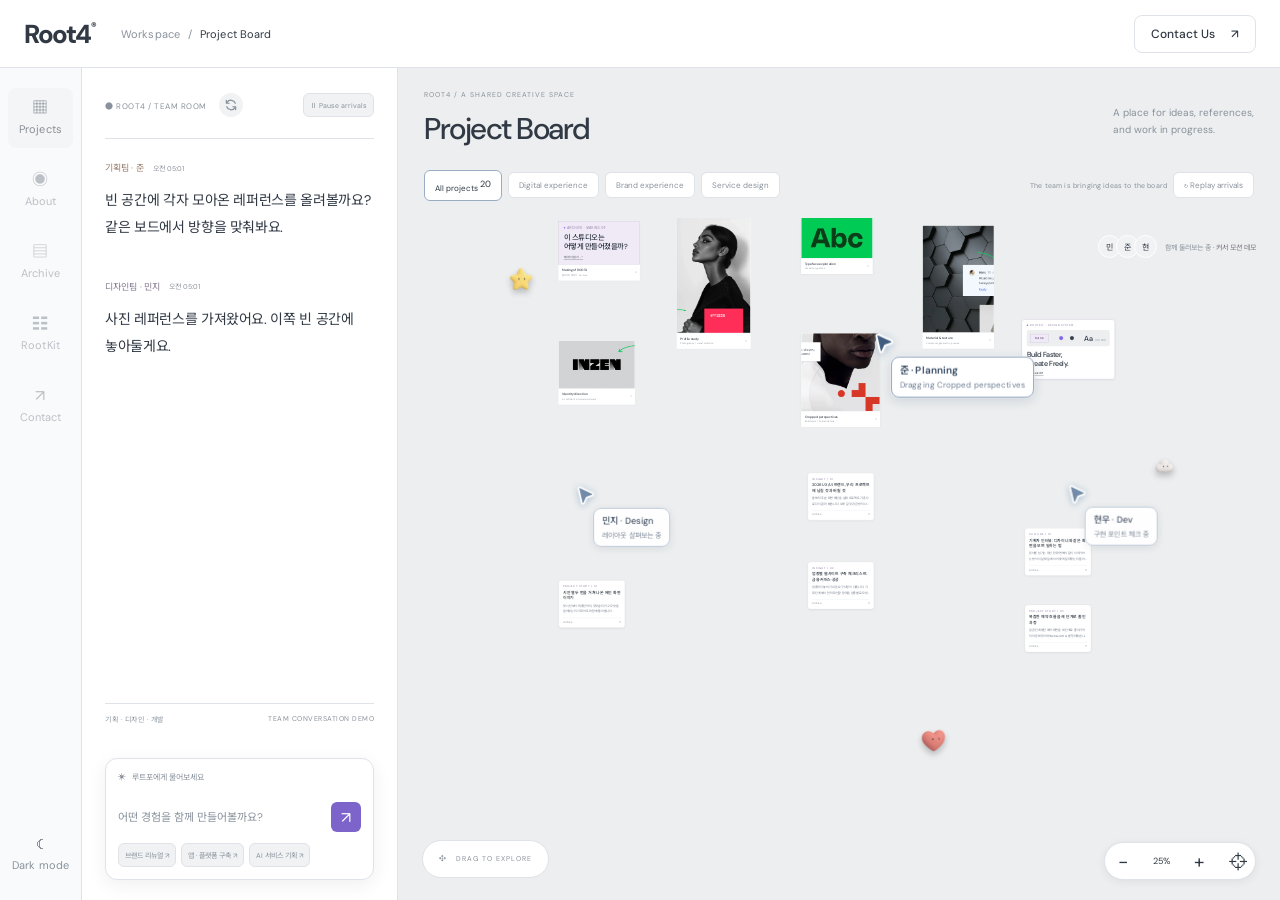
<file: index.html>
<!doctype html>
<html lang="ko">
<head>
  <meta charset="utf-8">
  <meta name="viewport" content="width=device-width, initial-scale=1">
  <title>ROOT4</title>
  <script src="shared/routes.js"></script>
  <script>
    // 사이트 루트는 첫 메뉴(routes.js의 ROOT4_HOME)로 보냅니다. 주소는 routes.js에서만 정합니다.
    (function () {
      var id = window.ROOT4_HOME || "projects";
      var r = (window.ROOT4_ROUTES || []).filter(function (x) { return x.id === id; })[0];
      if (!r) return;
      var target = !r.ready && r.temp ? r.temp : r.path + (location.protocol === "file:" ? "index.html" : "");
      location.replace(target);
    })();
  </script>
</head>
<body>
  <p><a href="projects/">ROOT4로 이동</a></p>
</body>
</html>
</file>
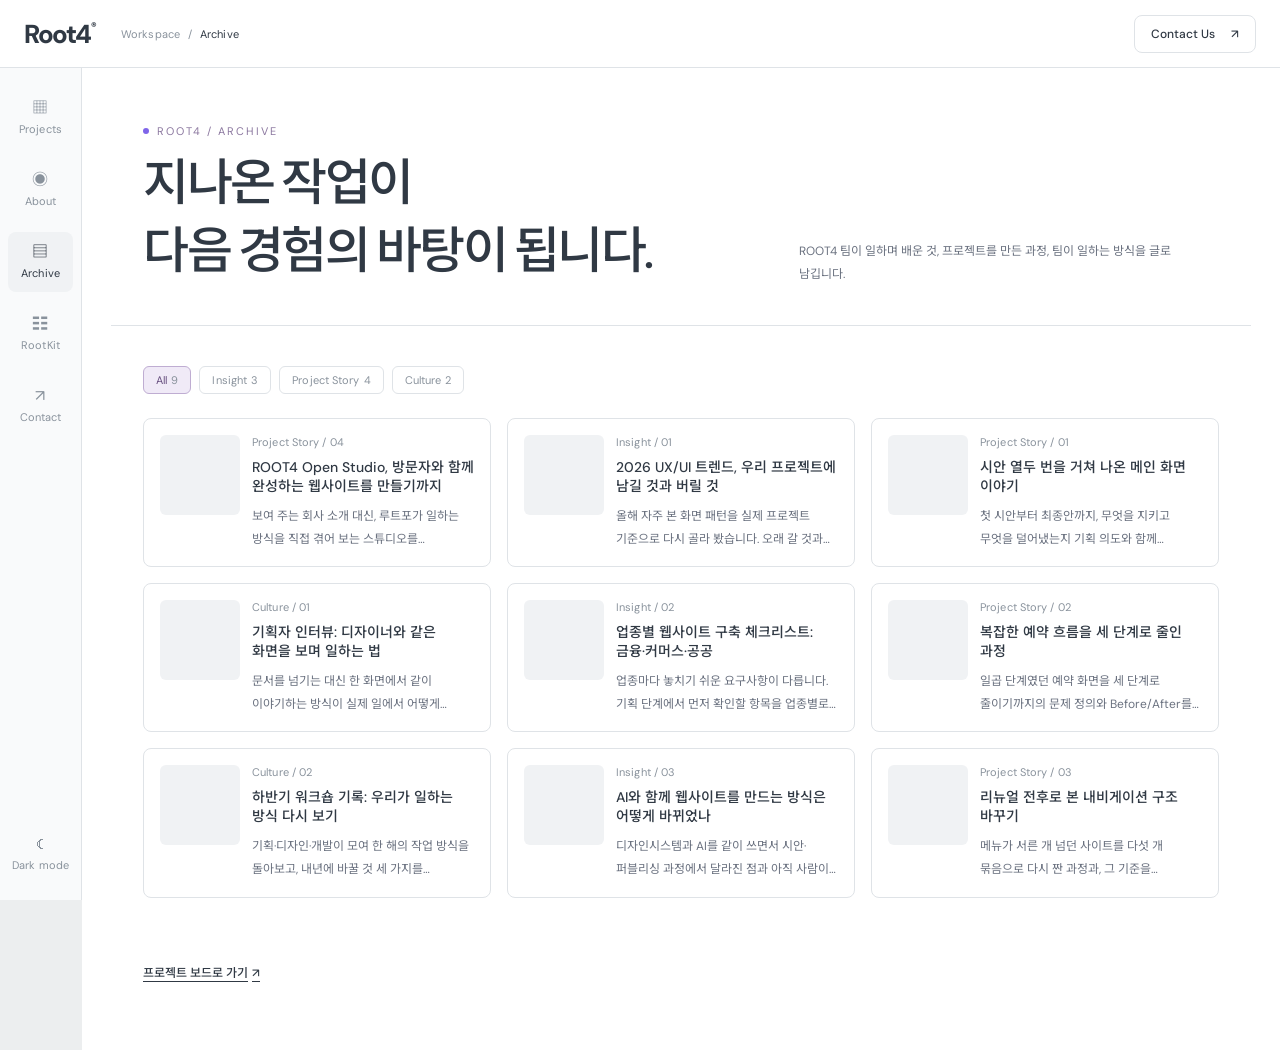
<file: archive/index.html>
<!doctype html>
<html lang="ko">
<head>
  <meta charset="utf-8">
  <meta name="viewport" content="width=device-width, initial-scale=1">
  <title>ARCHIVE — ROOT4</title>

  <!-- 공통: 순서와 경로를 바꾸지 않습니다 -->
  <link rel="preconnect" href="https://fonts.googleapis.com">
  <link rel="preconnect" href="https://fonts.gstatic.com" crossorigin>
  <link rel="stylesheet" href="https://fonts.googleapis.com/css2?family=DM+Sans:wght@400;500;600;700&family=Noto+Sans+KR:wght@400;500;600;700;800&display=swap">
  <link rel="stylesheet" href="../tokens.css">
  <link rel="stylesheet" href="../shared/appshell.css">
  <script src="../shared/routes.js"></script>
  <script src="../shared/appshell.js"></script>

  <!-- 이 메뉴 전용: 담당 혜린 -->
  <link rel="stylesheet" href="archive.css">
</head>
<!-- data-menu 값은 shared/routes.js의 id와 같아야 합니다 -->
<body data-menu="archive">
  <!-- 헤더·레일·탭바는 AppShell이 그립니다. 이 <main> 안만 만듭니다. -->
  <main>
    <div class="archive">

      <!-- 1. 머리: PageHead hero -->
      <header class="archive-head">
        <p class="archive-eyebrow">ROOT4 / ARCHIVE</p>
        <h1 class="archive-title">지나온 작업이<br>다음 경험의 바탕이 됩니다.</h1>
        <p class="archive-desc">ROOT4 팀이 일하며 배운 것, 프로젝트를 만든 과정, 팀이 일하는 방식을 글로 남깁니다.</p>
      </header>

      <!-- 2–3. 카테고리 + 글 목록 -->
      <section class="archive-posts" aria-labelledby="archive-posts-title">
        <h2 id="archive-posts-title" class="archive-sr-only">글 목록</h2>

        <!-- Chip filter: 첫 칩 All이 처음 선택. 개수는 archive.js가 채웁니다 -->
        <div class="archive-filters" role="group" aria-label="카테고리로 걸러 보기">
          <button type="button" class="archive-chip" data-filter="all" aria-pressed="true">All <span class="archive-chip-count"></span></button>
          <button type="button" class="archive-chip" data-filter="insight" aria-pressed="false">Insight <span class="archive-chip-count"></span></button>
          <button type="button" class="archive-chip" data-filter="project-story" aria-pressed="false">Project Story <span class="archive-chip-count"></span></button>
          <button type="button" class="archive-chip" data-filter="culture" aria-pressed="false">Culture <span class="archive-chip-count"></span></button>
        </div>

        <!-- Card list. 지금은 예시 글입니다. 실제 글이 생기면 이 목록만 바꿉니다 (브리프 6번)
             id = 카테고리-번호. 글 상세(post/?id=…)와 메인 보드의 Archive 카드가 이 목록을 읽습니다 (2026-11-26 리드 추가) -->
        <ul class="archive-list">
          <li class="archive-card" data-category="project-story" id="project-story-04">
            <div class="archive-thumb" aria-hidden="true"></div>
            <div class="archive-card-body">
              <p class="archive-card-meta">Project Story / 04</p>
              <h3 class="archive-card-title"><a class="archive-card-link" href="post/?id=project-story-04">ROOT4 Open Studio, 방문자와 함께 완성하는 웹사이트를 만들기까지</a></h3>
              <p class="archive-card-desc">보여 주는 회사 소개 대신, 루트포가 일하는 방식을 직접 겪어 보는 스튜디오를 만들었습니다. 웹사이트의 컨셉과 브랜딩, 설계 과정을 소개합니다.</p>
            </div>
          </li>
          <li class="archive-card" data-category="insight" id="insight-01">
            <div class="archive-thumb" aria-hidden="true"></div>
            <div class="archive-card-body">
              <p class="archive-card-meta">Insight / 01</p>
              <h3 class="archive-card-title"><a class="archive-card-link" href="post/?id=insight-01">2026 UX/UI 트렌드, 우리 프로젝트에 남길 것과 버릴 것</a></h3>
              <p class="archive-card-desc">올해 자주 본 화면 패턴을 실제 프로젝트 기준으로 다시 골라 봤습니다. 오래 갈 것과 금방 지나갈 것을 나눠 정리합니다.</p>
            </div>
          </li>
          <li class="archive-card" data-category="project-story" id="project-story-01">
            <div class="archive-thumb" aria-hidden="true"></div>
            <div class="archive-card-body">
              <p class="archive-card-meta">Project Story / 01</p>
              <h3 class="archive-card-title"><a class="archive-card-link" href="post/?id=project-story-01">시안 열두 번을 거쳐 나온 메인 화면 이야기</a></h3>
              <p class="archive-card-desc">첫 시안부터 최종안까지, 무엇을 지키고 무엇을 덜어냈는지 기획 의도와 함께 돌아봅니다.</p>
            </div>
          </li>
          <li class="archive-card" data-category="culture" id="culture-01">
            <div class="archive-thumb" aria-hidden="true"></div>
            <div class="archive-card-body">
              <p class="archive-card-meta">Culture / 01</p>
              <h3 class="archive-card-title"><a class="archive-card-link" href="post/?id=culture-01">기획자 인터뷰: 디자이너와 같은 화면을 보며 일하는 법</a></h3>
              <p class="archive-card-desc">문서를 넘기는 대신 한 화면에서 같이 이야기하는 방식이 실제 일에서 어떻게 달라졌는지 들어 봤습니다.</p>
            </div>
          </li>
          <li class="archive-card" data-category="insight" id="insight-02">
            <div class="archive-thumb" aria-hidden="true"></div>
            <div class="archive-card-body">
              <p class="archive-card-meta">Insight / 02</p>
              <h3 class="archive-card-title"><a class="archive-card-link" href="post/?id=insight-02">업종별 웹사이트 구축 체크리스트: 금융·커머스·공공</a></h3>
              <p class="archive-card-desc">업종마다 놓치기 쉬운 요구사항이 다릅니다. 기획 단계에서 먼저 확인할 항목을 업종별로 모았습니다.</p>
            </div>
          </li>
          <li class="archive-card" data-category="project-story" id="project-story-02">
            <div class="archive-thumb" aria-hidden="true"></div>
            <div class="archive-card-body">
              <p class="archive-card-meta">Project Story / 02</p>
              <h3 class="archive-card-title"><a class="archive-card-link" href="post/?id=project-story-02">복잡한 예약 흐름을 세 단계로 줄인 과정</a></h3>
              <p class="archive-card-desc">일곱 단계였던 예약 화면을 세 단계로 줄이기까지의 문제 정의와 Before/After를 정리했습니다.</p>
            </div>
          </li>
          <li class="archive-card" data-category="culture" id="culture-02">
            <div class="archive-thumb" aria-hidden="true"></div>
            <div class="archive-card-body">
              <p class="archive-card-meta">Culture / 02</p>
              <h3 class="archive-card-title"><a class="archive-card-link" href="post/?id=culture-02">하반기 워크숍 기록: 우리가 일하는 방식 다시 보기</a></h3>
              <p class="archive-card-desc">기획·디자인·개발이 모여 한 해의 작업 방식을 돌아보고, 내년에 바꿀 것 세 가지를 정했습니다.</p>
            </div>
          </li>
          <li class="archive-card" data-category="insight" id="insight-03">
            <div class="archive-thumb" aria-hidden="true"></div>
            <div class="archive-card-body">
              <p class="archive-card-meta">Insight / 03</p>
              <h3 class="archive-card-title"><a class="archive-card-link" href="post/?id=insight-03">AI와 함께 웹사이트를 만드는 방식은 어떻게 바뀌었나</a></h3>
              <p class="archive-card-desc">디자인시스템과 AI를 같이 쓰면서 시안·퍼블리싱 과정에서 달라진 점과 아직 사람이 해야 하는 일을 나눠 봅니다.</p>
            </div>
          </li>
          <li class="archive-card" data-category="project-story" id="project-story-03">
            <div class="archive-thumb" aria-hidden="true"></div>
            <div class="archive-card-body">
              <p class="archive-card-meta">Project Story / 03</p>
              <h3 class="archive-card-title"><a class="archive-card-link" href="post/?id=project-story-03">리뉴얼 전후로 본 내비게이션 구조 바꾸기</a></h3>
              <p class="archive-card-desc">메뉴가 서른 개 넘던 사이트를 다섯 개 묶음으로 다시 짠 과정과, 그 기준을 정리했습니다.</p>
            </div>
          </li>
        </ul>

        <!-- 빈 상태 (브리프 8번) -->
        <div class="archive-empty" hidden>
          <p class="archive-empty-text">이 분류에는 아직 글이 없습니다.</p>
          <button type="button" class="archive-ghost" data-filter-reset>All 보기</button>
        </div>
      </section>

      <!-- 4. 끝 -->
      <footer class="archive-foot">
        <a class="archive-ghost" data-route="projects">프로젝트 보드로 가기 <span aria-hidden="true">↗</span></a>
      </footer>

    </div>
  </main>

  <script src="archive.js"></script>
</body>
</html>
</file>
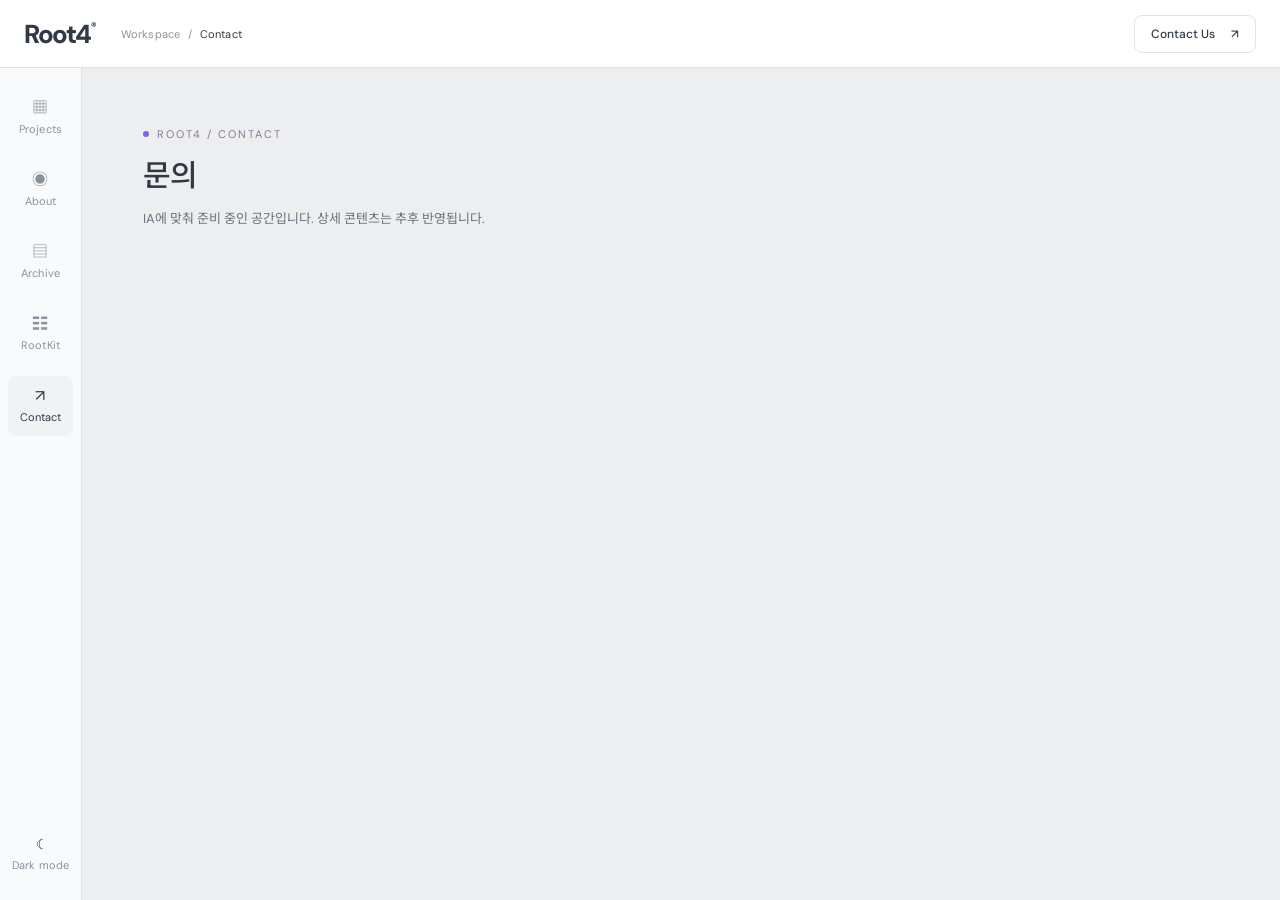
<file: contact/index.html>
<!doctype html>
<html lang="ko">
<head>
  <meta charset="utf-8">
  <meta name="viewport" content="width=device-width, initial-scale=1">
  <title>CONTACT — ROOT4</title>

  <!-- 공통: 순서와 경로를 바꾸지 않습니다 -->
  <link rel="preconnect" href="https://fonts.googleapis.com">
  <link rel="preconnect" href="https://fonts.gstatic.com" crossorigin>
  <link rel="stylesheet" href="https://fonts.googleapis.com/css2?family=DM+Sans:wght@400;500;600;700&family=Noto+Sans+KR:wght@400;500;600;700;800&display=swap">
  <link rel="stylesheet" href="../tokens.css">
  <link rel="stylesheet" href="../shared/appshell.css">
  <script src="../shared/routes.js"></script>
  <script src="../shared/appshell.js"></script>

  <!-- 이 메뉴 전용: 담당 병하 -->
  <link rel="stylesheet" href="contact.css">
</head>
<!-- data-menu 값은 shared/routes.js의 id와 같아야 합니다 -->
<body data-menu="contact">
  <!-- 헤더·레일·탭바는 AppShell이 그립니다. 이 <main> 안만 만듭니다. -->
  <main>
    <!-- 화면을 만들기 시작하면 아래 '준비 중' 블록을 지웁니다 (브리프: screens/contact.md) -->
    <section class="r4-coming-soon">
      <p class="r4-eyebrow">ROOT4 / CONTACT</p>
      <h1>문의</h1>
      <p>IA에 맞춰 준비 중인 공간입니다. 상세 콘텐츠는 추후 반영됩니다.</p>
    </section>
  </main>

  <!-- 이 메뉴 전용 스크립트가 필요하면: <script src="contact.js"></script> -->
</body>
</html>
</file>
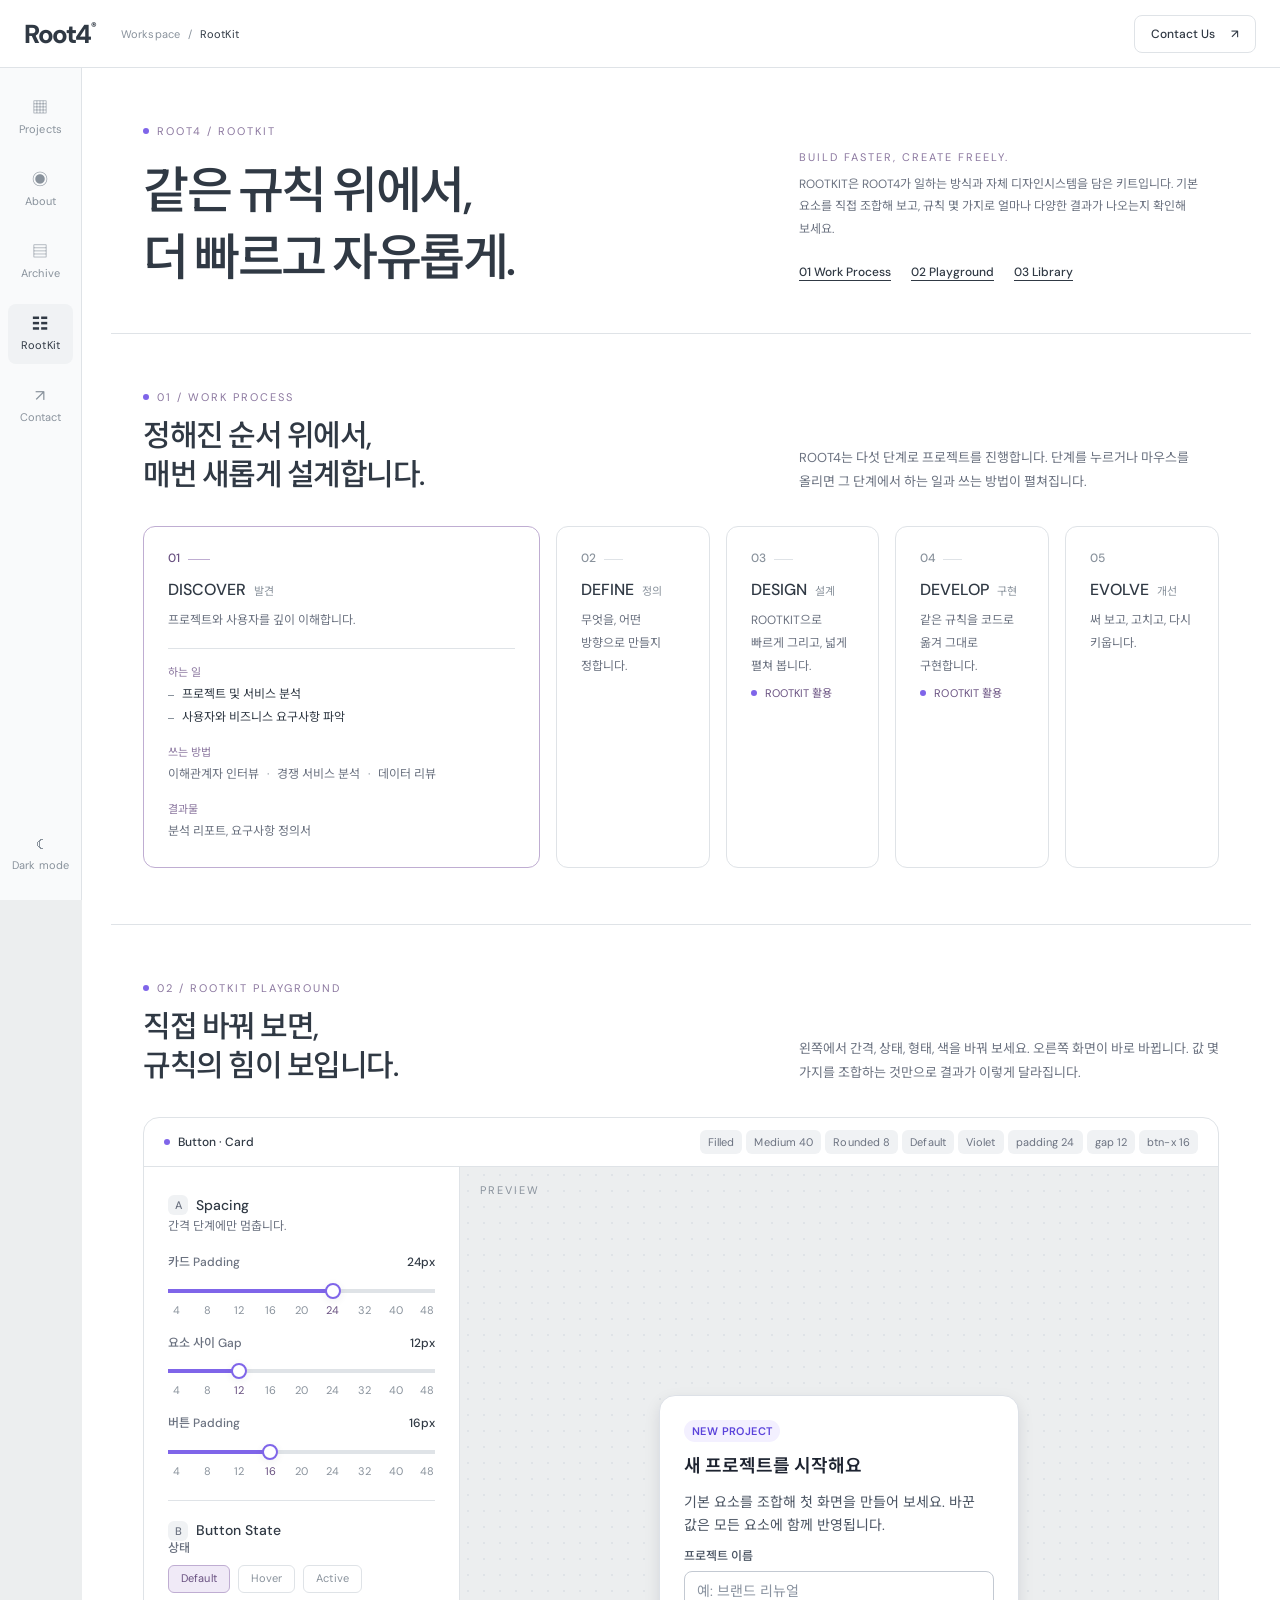
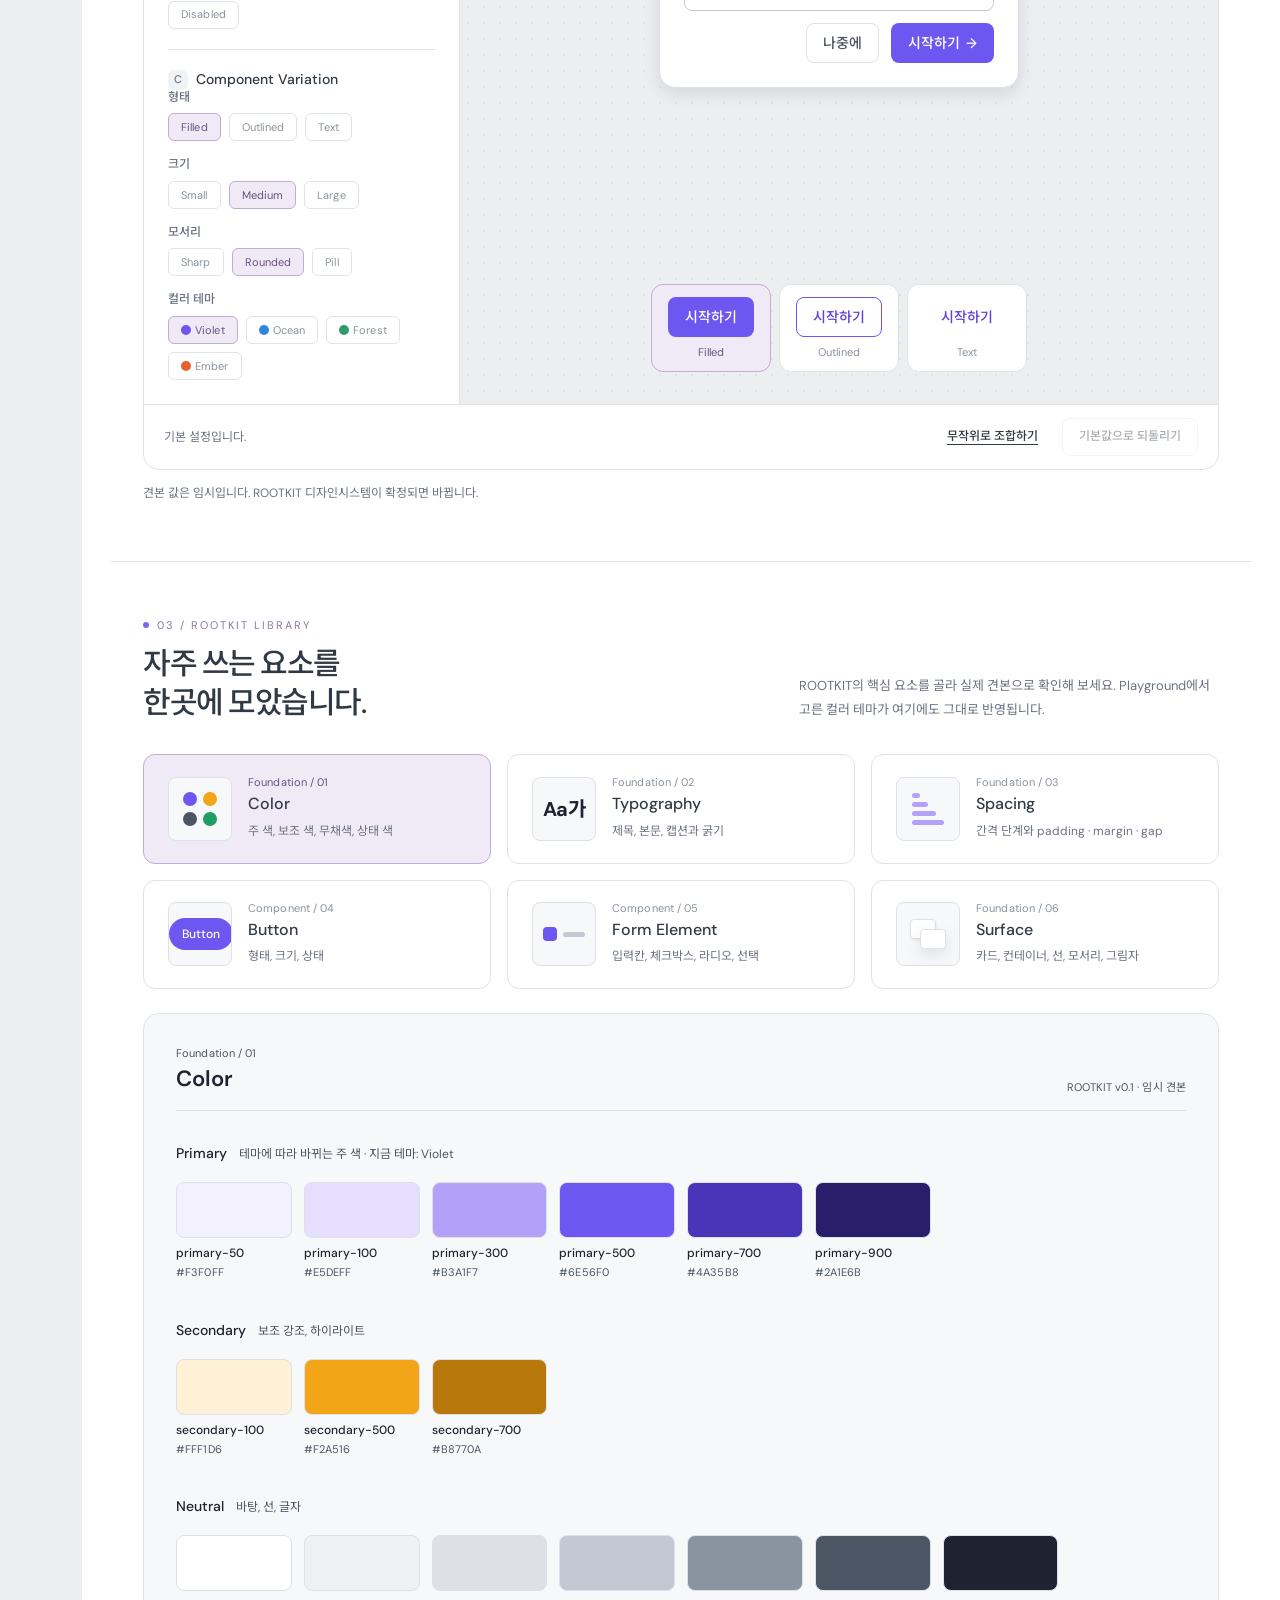
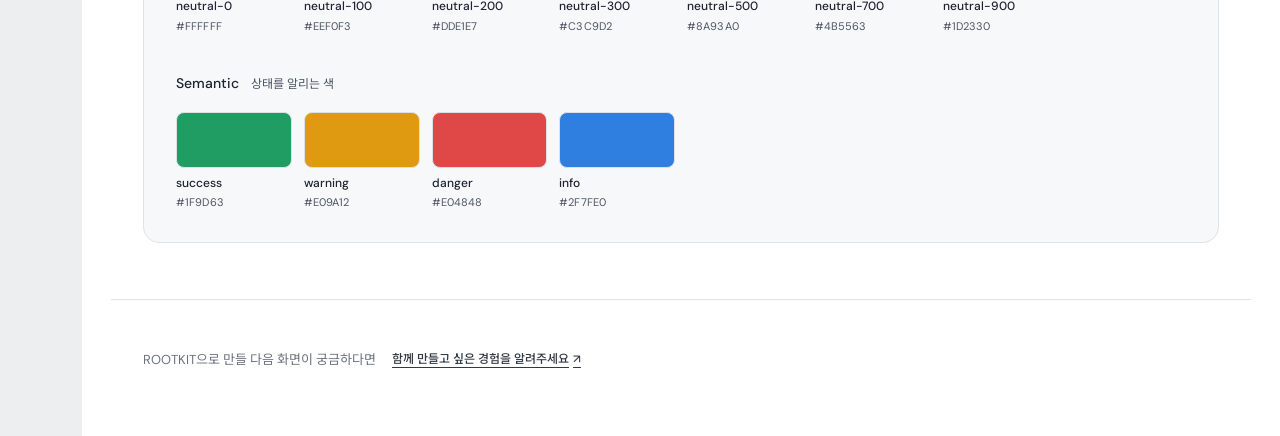
<file: rootkit/index.html>
<!doctype html>
<html lang="ko">
<head>
  <meta charset="utf-8">
  <meta name="viewport" content="width=device-width, initial-scale=1">
  <title>ROOTKIT — ROOT4</title>

  <!-- 공통: 순서와 경로를 바꾸지 않습니다 -->
  <link rel="preconnect" href="https://fonts.googleapis.com">
  <link rel="preconnect" href="https://fonts.gstatic.com" crossorigin>
  <link rel="stylesheet" href="https://fonts.googleapis.com/css2?family=DM+Sans:wght@400;500;600;700&family=Noto+Sans+KR:wght@400;500;600;700;800&display=swap">
  <link rel="stylesheet" href="../tokens.css">
  <link rel="stylesheet" href="../shared/appshell.css">
  <script src="../shared/routes.js"></script>
  <script src="../shared/appshell.js"></script>

  <!-- 이 메뉴 전용: 담당 혜린 -->
  <link rel="stylesheet" href="kit.css">
  <link rel="stylesheet" href="rootkit.css">
</head>
<!-- data-menu 값은 shared/routes.js의 id와 같아야 합니다 -->
<body data-menu="rootkit">
  <!-- 헤더·레일·탭바는 AppShell이 그립니다. 이 <main> 안만 만듭니다. -->
  <main>
    <div class="rootkit">

      <!-- 머리: PageHead hero -->
      <header class="rootkit-head">
        <p class="rootkit-eyebrow">ROOT4 / ROOTKIT</p>
        <h1 class="rootkit-title">같은 규칙 위에서,<br>더 빠르고 자유롭게.</h1>
        <div class="rootkit-head-side">
          <p class="rootkit-concept">Build Faster, Create Freely.</p>
          <p class="rootkit-desc">ROOTKIT은 ROOT4가 일하는 방식과 자체 디자인시스템을 담은 키트입니다. 기본 요소를 직접 조합해 보고, 규칙 몇 가지로 얼마나 다양한 결과가 나오는지 확인해 보세요.</p>
          <nav class="rootkit-jump" aria-label="이 페이지의 섹션">
            <a class="rootkit-ghost" href="#rootkit-process">01 Work Process</a>
            <a class="rootkit-ghost" href="#rootkit-playground">02 Playground</a>
            <a class="rootkit-ghost" href="#rootkit-library">03 Library</a>
          </nav>
        </div>
      </header>

      <!-- 01. 작업 프로세스 -->
      <section class="rootkit-section" id="rootkit-process" aria-labelledby="rootkit-process-title">
        <div class="rootkit-section-head">
          <p class="rootkit-eyebrow">01 / Work Process</p>
          <h2 class="rootkit-h2" id="rootkit-process-title">정해진 순서 위에서,<br>매번 새롭게 설계합니다.</h2>
          <p class="rootkit-section-desc">ROOT4는 다섯 단계로 프로젝트를 진행합니다. 단계를 누르거나 마우스를 올리면 그 단계에서 하는 일과 쓰는 방법이 펼쳐집니다.</p>
        </div>
        <!-- 단계 목록은 rootkit.js의 PROCESS 목록에서 그립니다 (단계 이름·내용은 거기서 고칩니다) -->
        <ol class="rootkit-steps" data-process></ol>
      </section>

      <!-- 02. Playground -->
      <section class="rootkit-section" id="rootkit-playground" aria-labelledby="rootkit-playground-title">
        <div class="rootkit-section-head">
          <p class="rootkit-eyebrow">02 / RootKit Playground</p>
          <h2 class="rootkit-h2" id="rootkit-playground-title">직접 바꿔 보면,<br>규칙의 힘이 보입니다.</h2>
          <p class="rootkit-section-desc">왼쪽에서 간격, 상태, 형태, 색을 바꿔 보세요. 오른쪽 화면이 바로 바뀝니다. 값 몇 가지를 조합하는 것만으로 결과가 이렇게 달라집니다.</p>
        </div>

        <div class="rootkit-tool">
          <!-- 상단: 지금 설정 -->
          <div class="rootkit-tool-bar">
            <div class="rootkit-tool-name">
              <span class="rootkit-tool-dot" aria-hidden="true"></span>
              <span>Button · Card</span>
            </div>
            <p class="rootkit-readout" data-readout aria-live="polite"></p>
          </div>

          <div class="rootkit-tool-body">
            <!-- 왼쪽: 조작 패널 (선택지는 kit.js에서 그립니다) -->
            <div class="rootkit-controls" data-controls aria-label="디자인 속성 조정"></div>

            <!-- 오른쪽: 미리보기 (키트 견본) -->
            <div class="rootkit-stage rootkit-kit" data-stage>
              <p class="rootkit-stage-label">Preview</p>

              <div class="rootkit-stage-center">
                <article class="kit-card rootkit-preview-card" data-preview-card aria-label="미리보기 카드">
                  <span class="kit-badge">NEW PROJECT</span>
                  <h3 class="kit-t-h3 rootkit-preview-title">새 프로젝트를 시작해요</h3>
                  <p class="kit-t-body-m rootkit-preview-body">기본 요소를 조합해 첫 화면을 만들어 보세요. 바꾼 값은 모든 요소에 함께 반영됩니다.</p>
                  <div class="kit-field">
                    <label class="kit-label" for="rootkit-preview-input">프로젝트 이름</label>
                    <input class="kit-input" id="rootkit-preview-input" type="text" placeholder="예: 브랜드 리뉴얼" tabindex="-1">
                  </div>
                  <div class="rootkit-preview-actions" data-preview-actions>
                    <button type="button" class="kit-btn kit-btn--neutral" data-preview-sub tabindex="-1">나중에</button>
                    <button type="button" class="kit-btn" data-preview-main tabindex="-1">시작하기 <span aria-hidden="true">→</span></button>
                  </div>
                </article>
              </div>

              <div class="rootkit-variations" data-variations role="radiogroup" aria-label="버튼 형태 비교"></div>
            </div>
          </div>

          <!-- 하단: 초기화 -->
          <div class="rootkit-tool-foot">
            <p class="rootkit-changes" data-changes>기본 설정입니다.</p>
            <div class="rootkit-tool-actions">
              <button type="button" class="rootkit-ghost" data-shuffle>무작위로 조합하기</button>
              <button type="button" class="rootkit-outline" data-reset disabled>기본값으로 되돌리기</button>
            </div>
          </div>
        </div>
        <p class="rootkit-note">견본 값은 임시입니다. ROOTKIT 디자인시스템이 확정되면 바뀝니다.</p>
      </section>

      <!-- 03. Library -->
      <section class="rootkit-section" id="rootkit-library" aria-labelledby="rootkit-library-title">
        <div class="rootkit-section-head">
          <p class="rootkit-eyebrow">03 / RootKit Library</p>
          <h2 class="rootkit-h2" id="rootkit-library-title">자주 쓰는 요소를<br>한곳에 모았습니다.</h2>
          <p class="rootkit-section-desc">ROOTKIT의 핵심 요소를 골라 실제 견본으로 확인해 보세요. Playground에서 고른 컬러 테마가 여기에도 그대로 반영됩니다.</p>
        </div>

        <ul class="rootkit-cats" data-cats aria-label="카테고리"></ul>

        <div class="rootkit-detail rootkit-kit" id="rootkit-detail" data-detail tabindex="-1" aria-labelledby="rootkit-detail-title"></div>
      </section>

      <!-- 끝 -->
      <footer class="rootkit-foot">
        <p class="rootkit-foot-text">ROOTKIT으로 만들 다음 화면이 궁금하다면</p>
        <a class="rootkit-ghost" data-route="contact">함께 만들고 싶은 경험을 알려주세요 <span aria-hidden="true">↗</span></a>
      </footer>

    </div>
  </main>

  <script src="kit.js"></script>
  <script src="rootkit.js"></script>
</body>
</html>
</file>
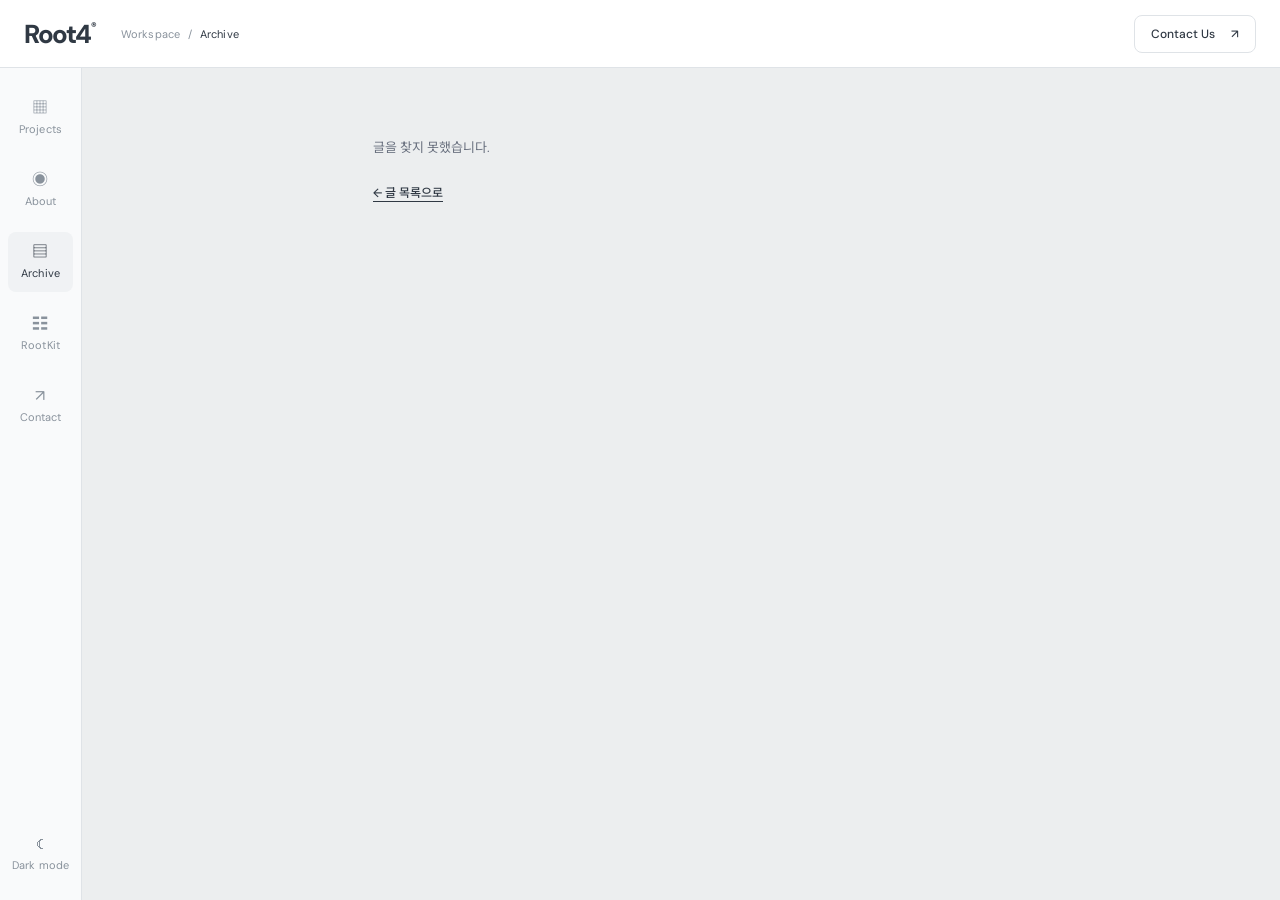
<file: archive/post/index.html>
<!doctype html>
<html lang="ko">
<head>
  <meta charset="utf-8">
  <meta name="viewport" content="width=device-width, initial-scale=1">
  <title>ARCHIVE — ROOT4</title>

  <!-- 공통: 순서와 경로를 바꾸지 않습니다 (글 상세는 한 단계 더 안쪽이라 ../../) -->
  <link rel="preconnect" href="https://fonts.googleapis.com">
  <link rel="preconnect" href="https://fonts.gstatic.com" crossorigin>
  <link rel="stylesheet" href="https://fonts.googleapis.com/css2?family=DM+Sans:wght@400;500;600;700&family=Noto+Sans+KR:wght@400;500;600;700;800&display=swap">
  <link rel="stylesheet" href="../../tokens.css">
  <link rel="stylesheet" href="../../shared/appshell.css">
  <script src="../../shared/routes.js"></script>
  <script src="../../shared/appshell.js"></script>

  <!-- 이 메뉴 전용: 담당 혜린. 글 상세(임시) — 2026-11-26 리드가 만들고 혜린이 이어서 업데이트 -->
  <link rel="stylesheet" href="post.css">
</head>
<!-- 레일에서 Archive가 활성이 되도록 메뉴 id는 archive -->
<body data-menu="archive">
  <main>
    <!-- 내용은 post.js가 주소의 ?id=insight-01 로 Archive 목록(../index.html)에서 찾아 채웁니다 -->
    <article class="archive-post" aria-live="polite">
      <p class="archive-post-loading">글을 불러오는 중입니다.</p>
    </article>
  </main>

  <script src="post.js"></script>
</body>
</html>
</file>
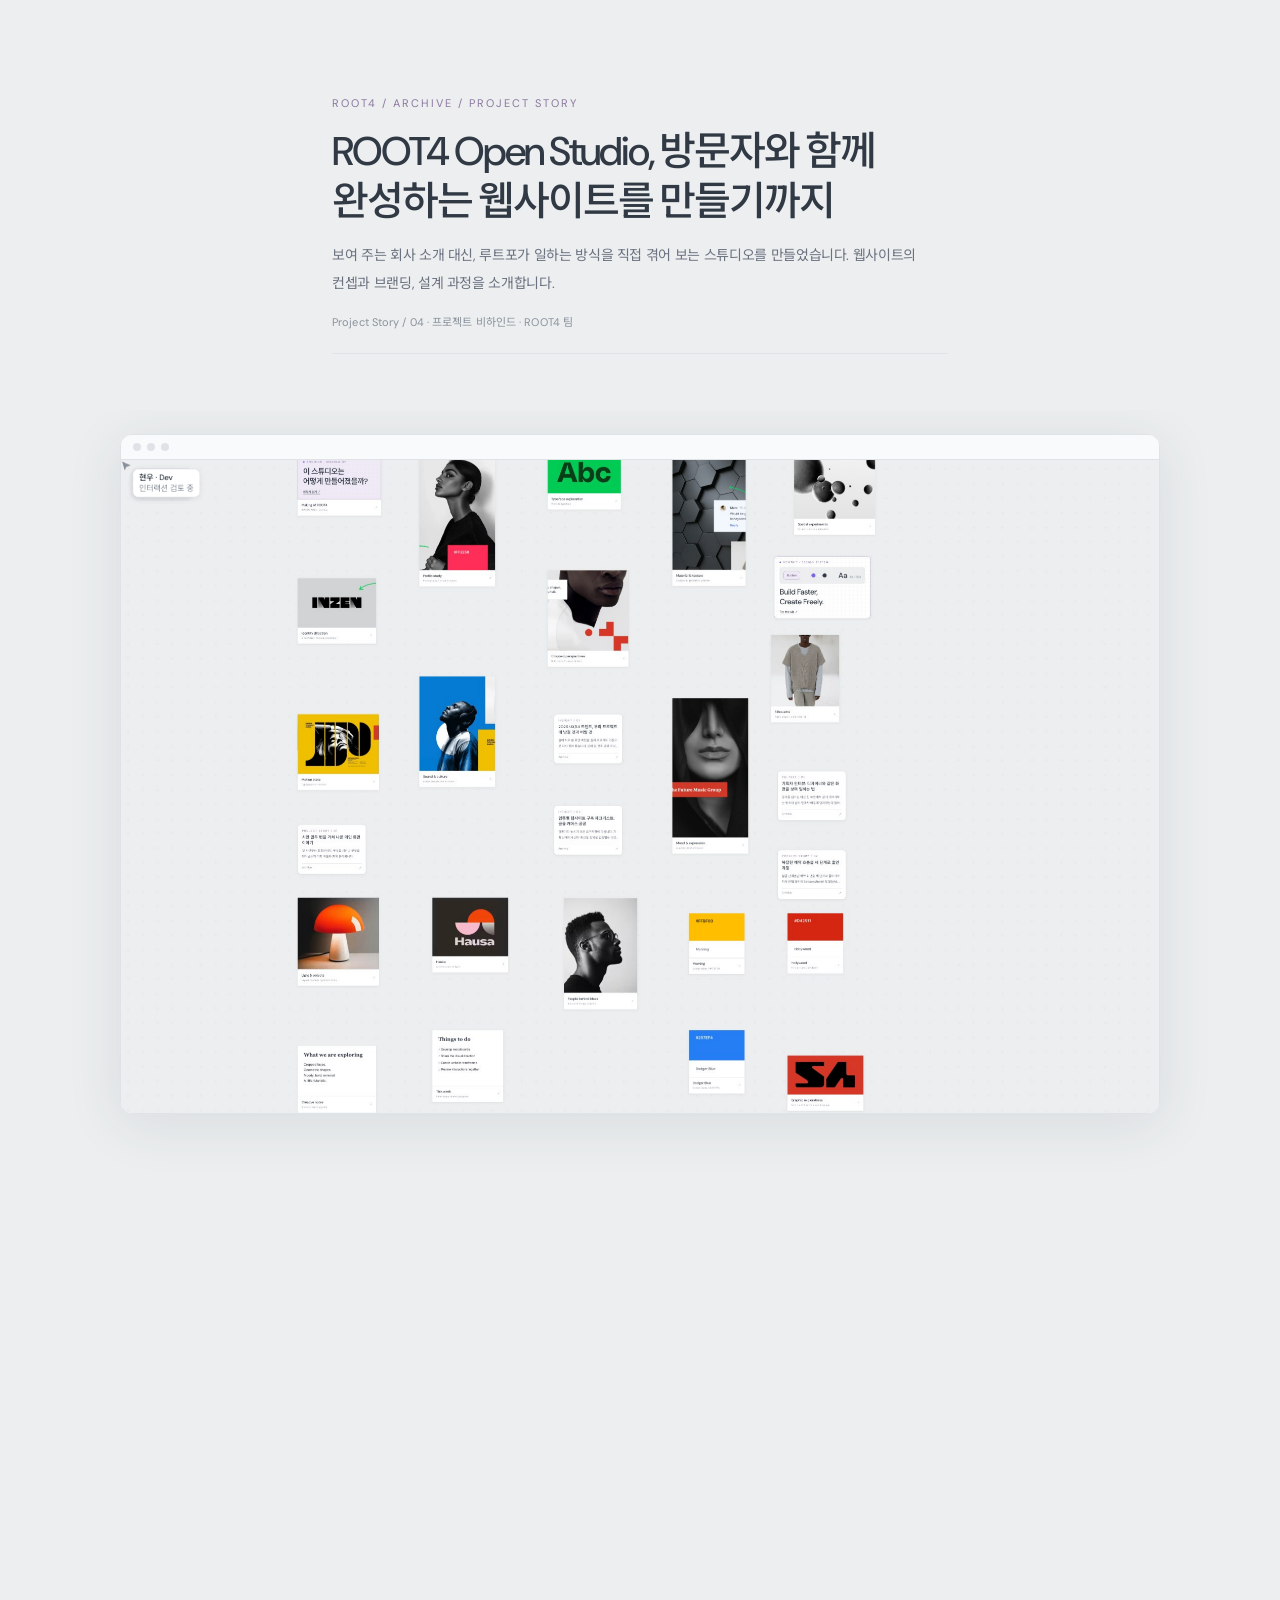
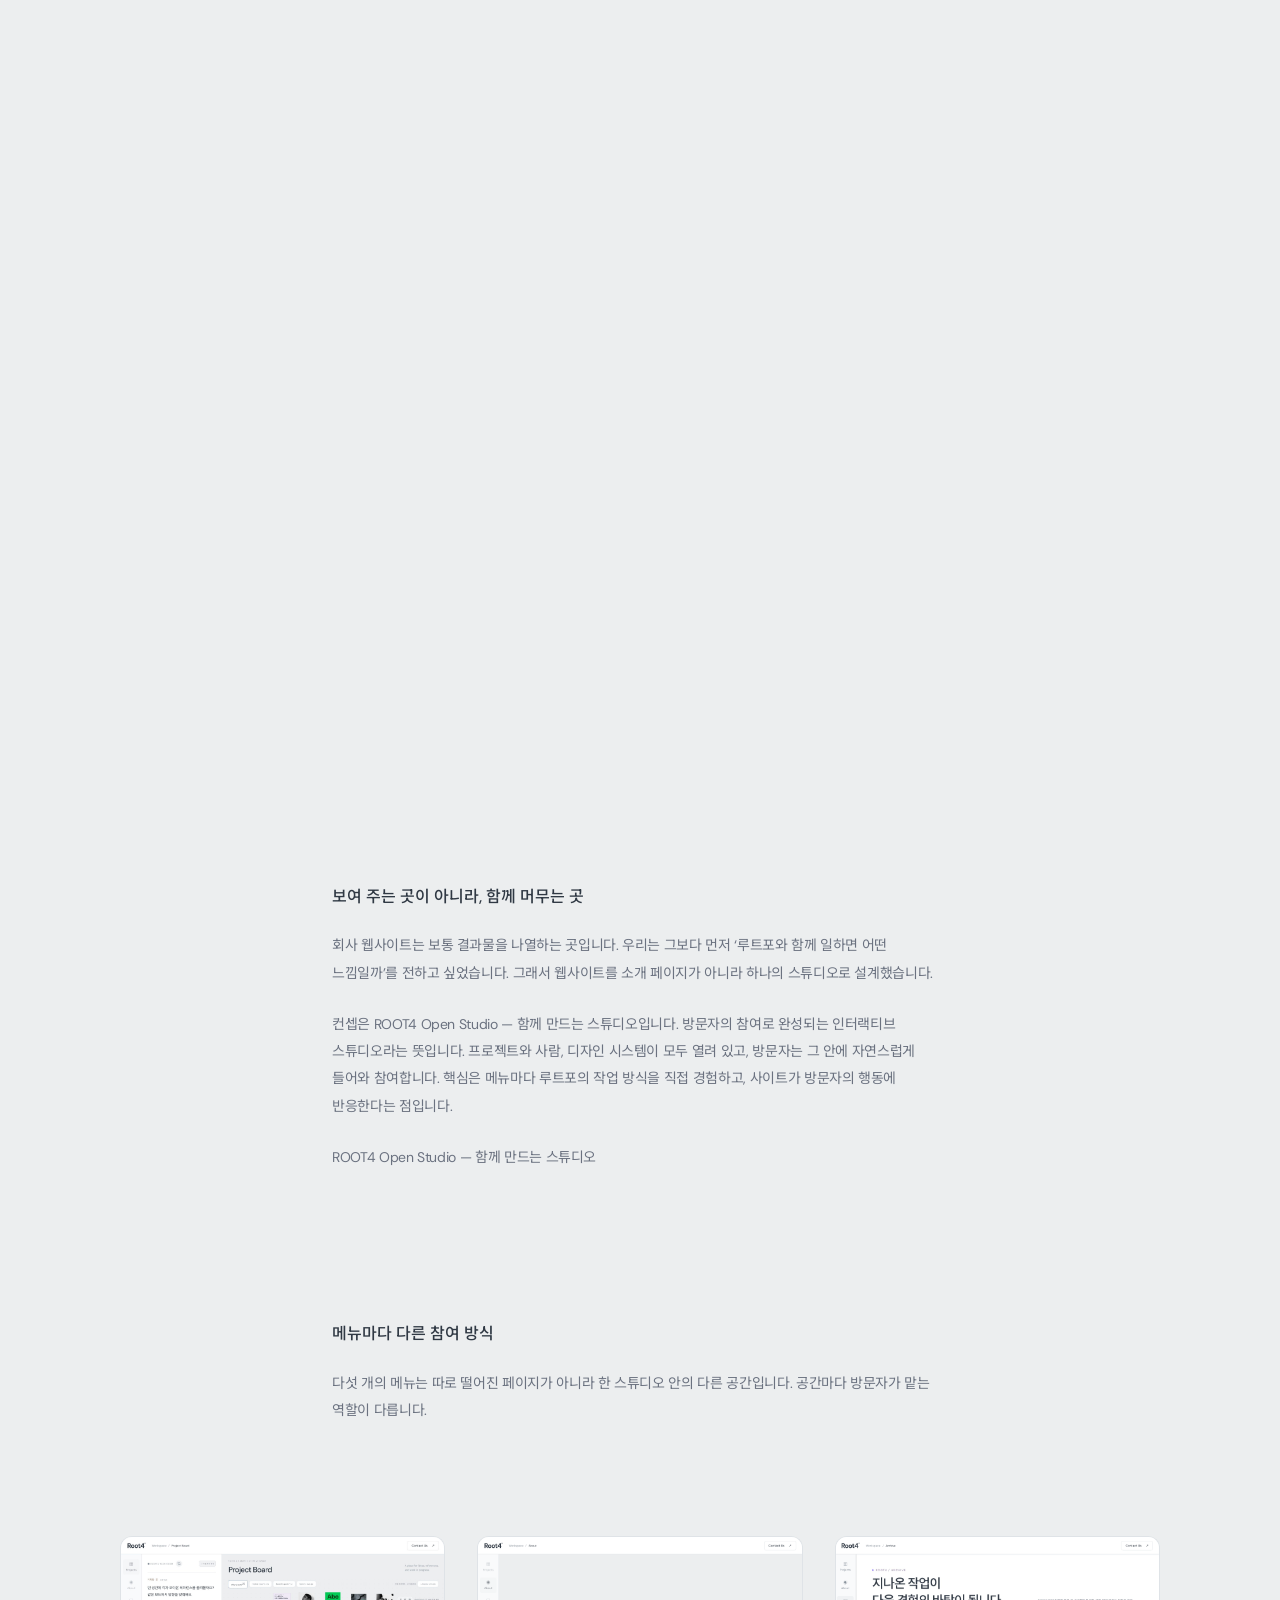
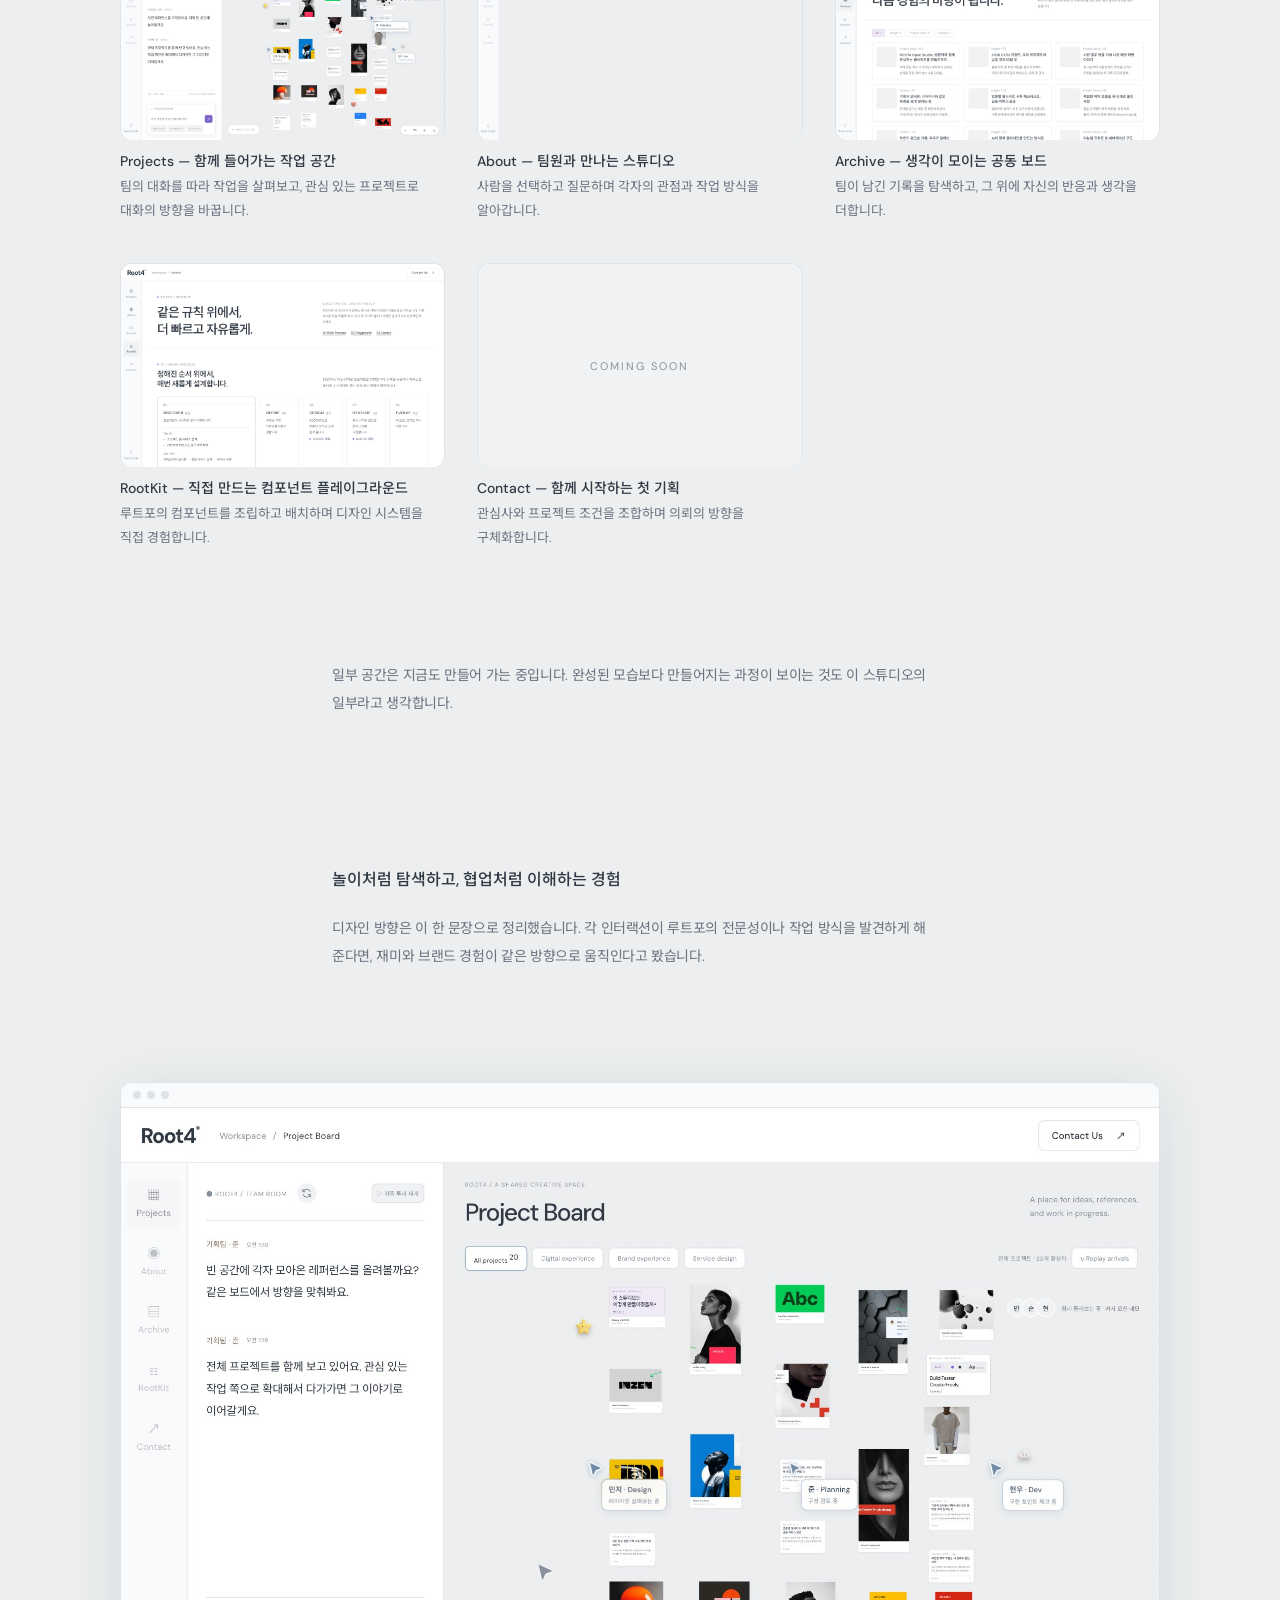
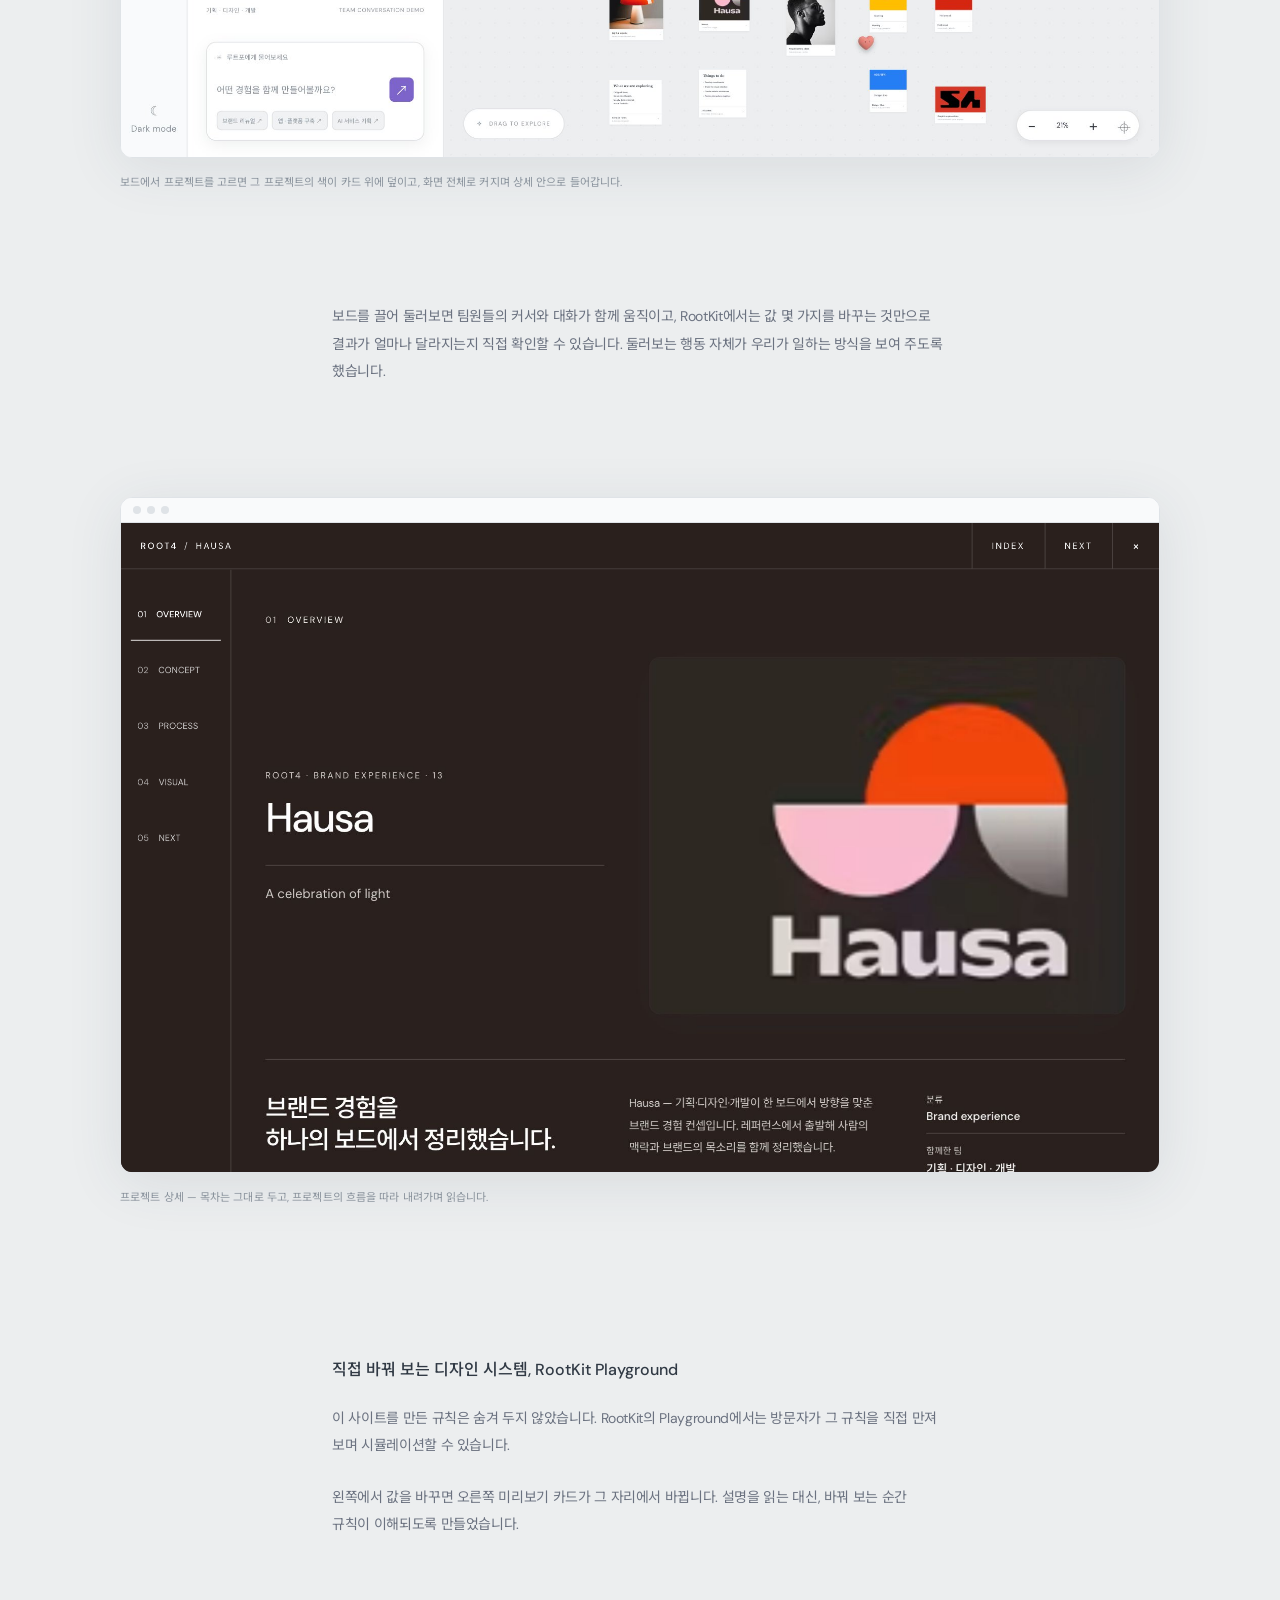
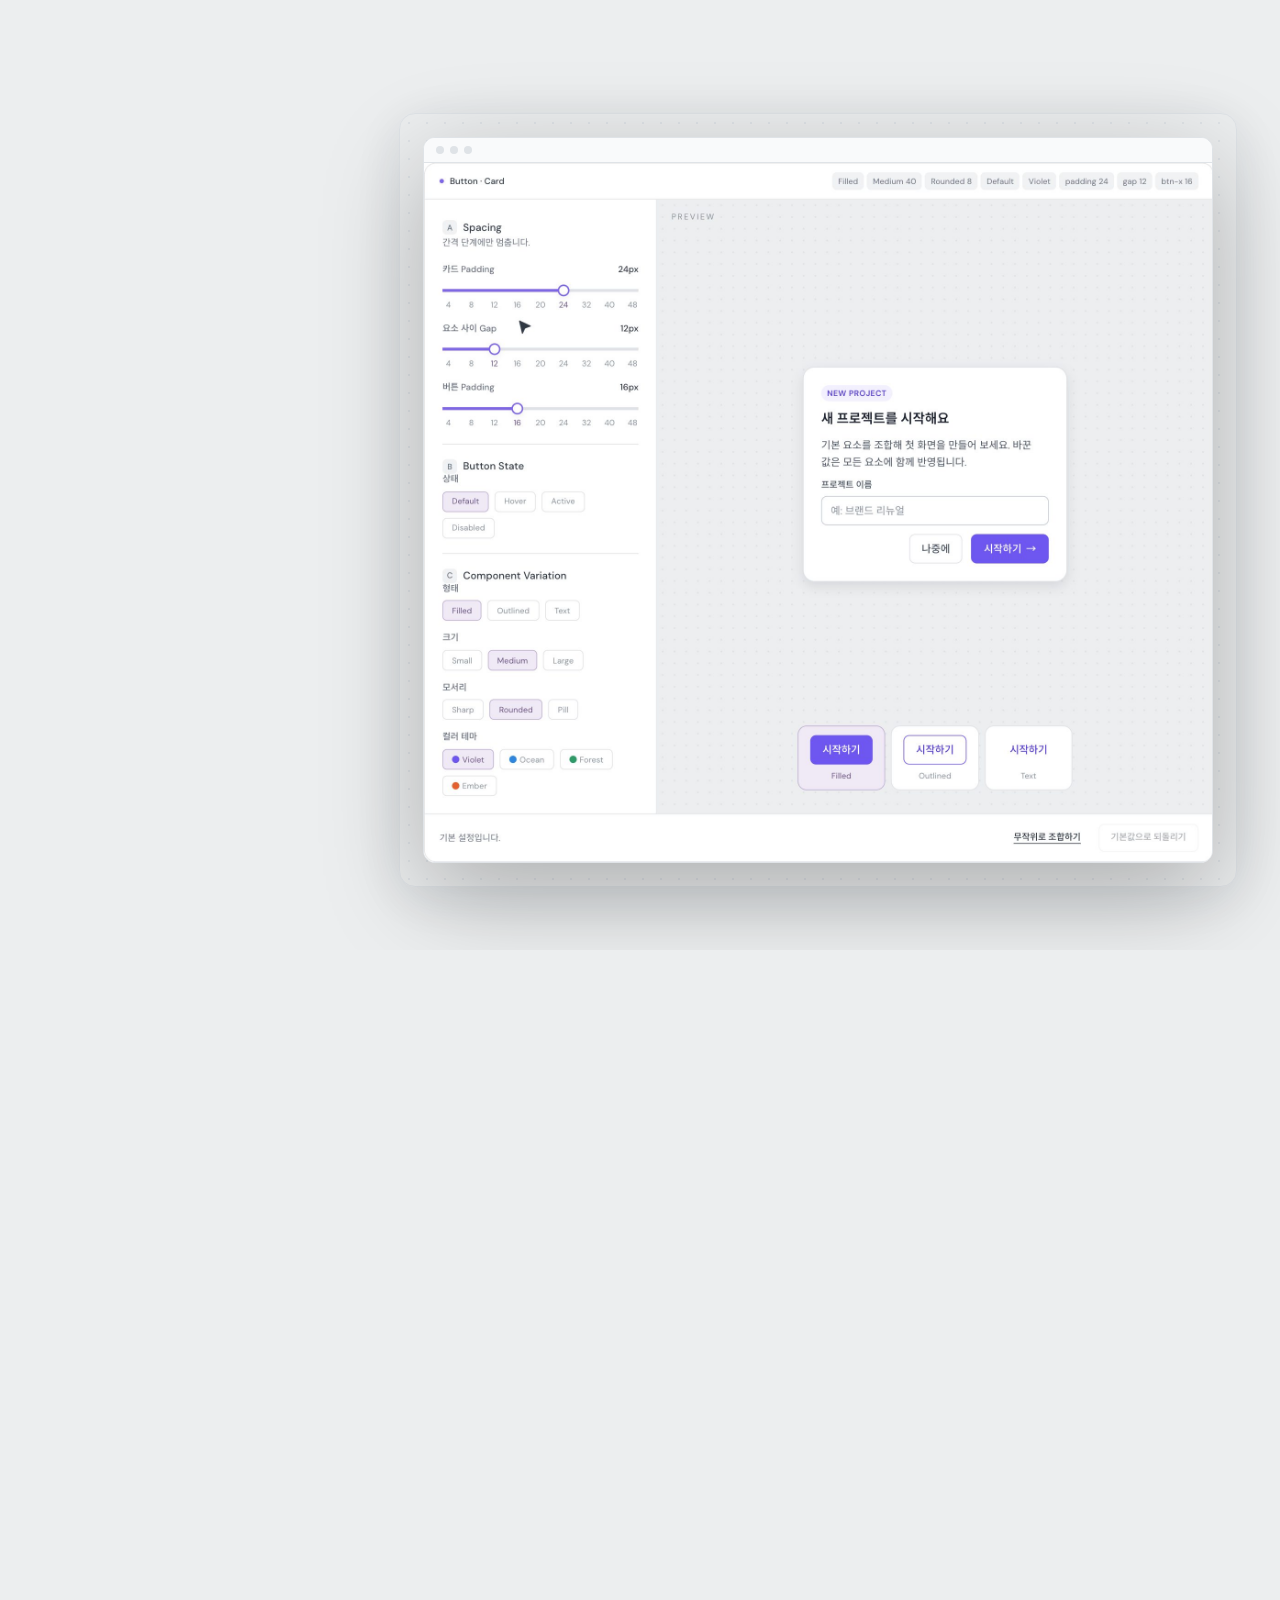
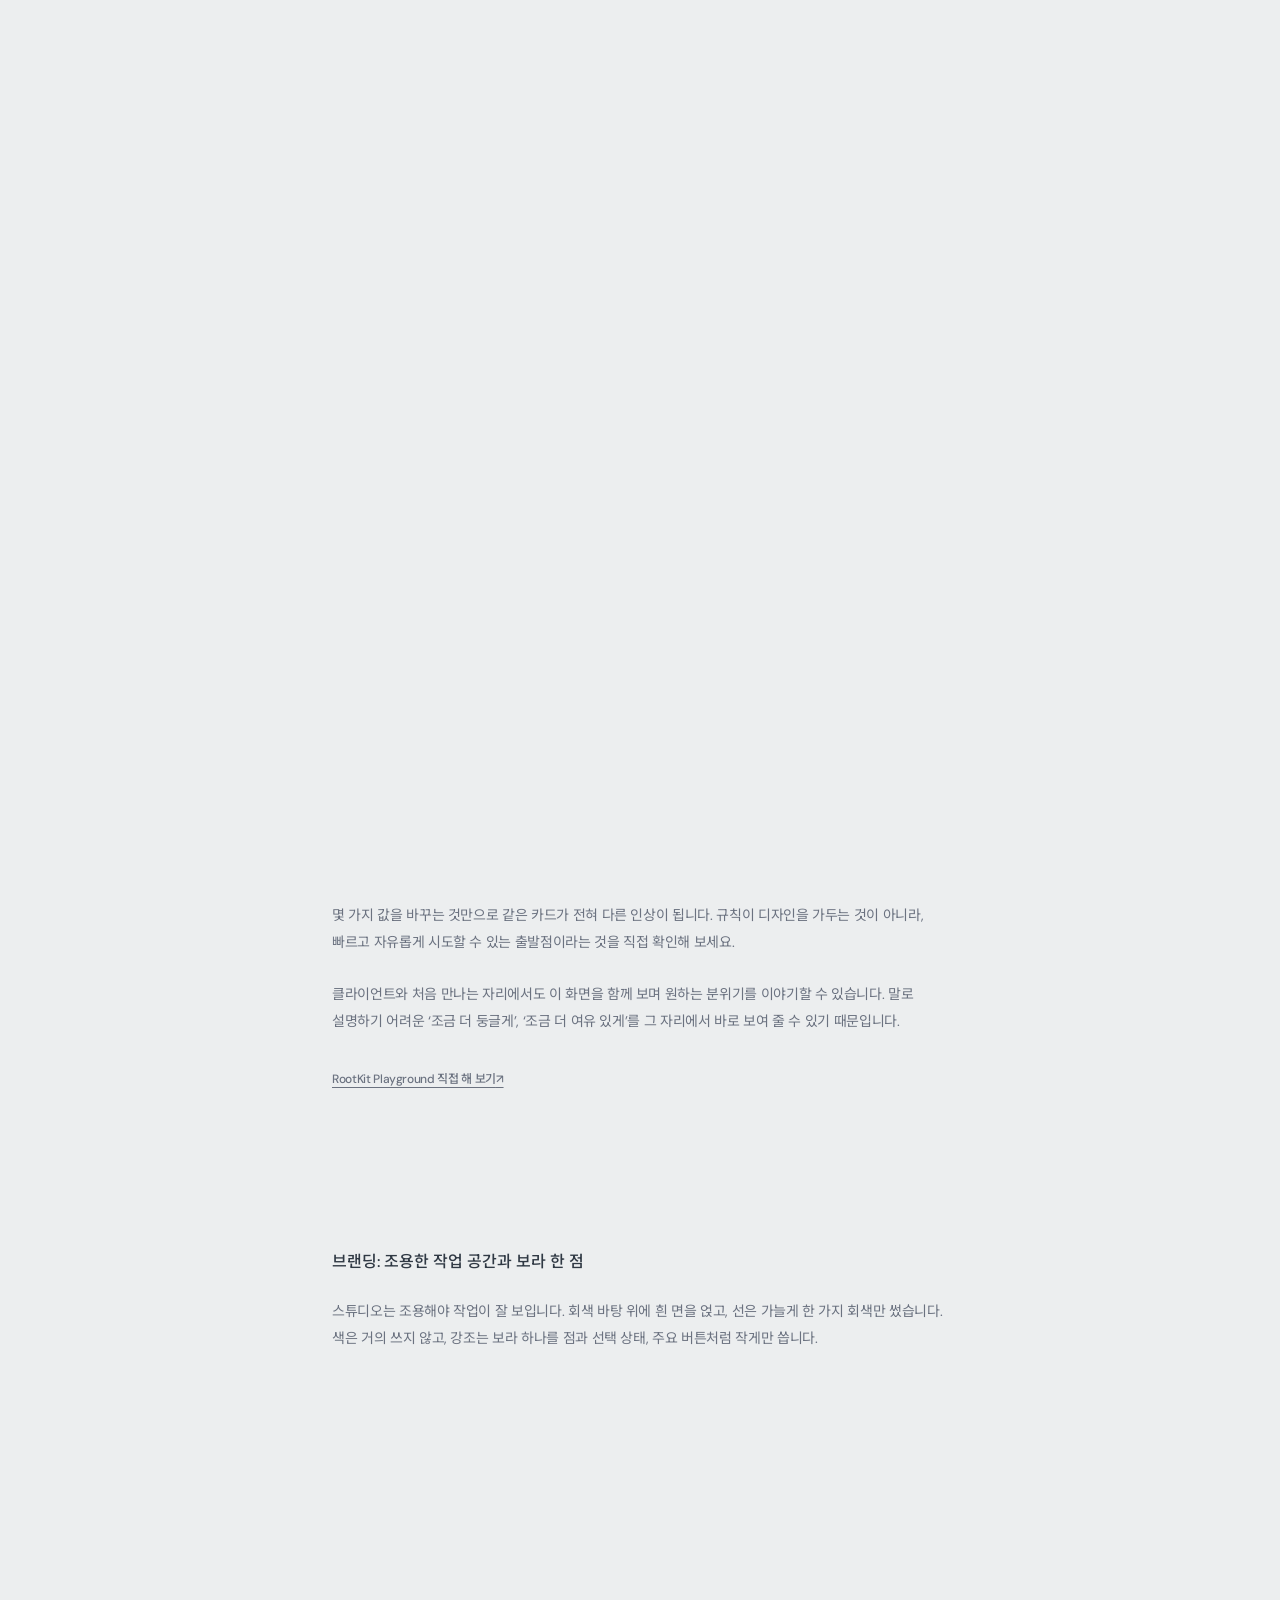
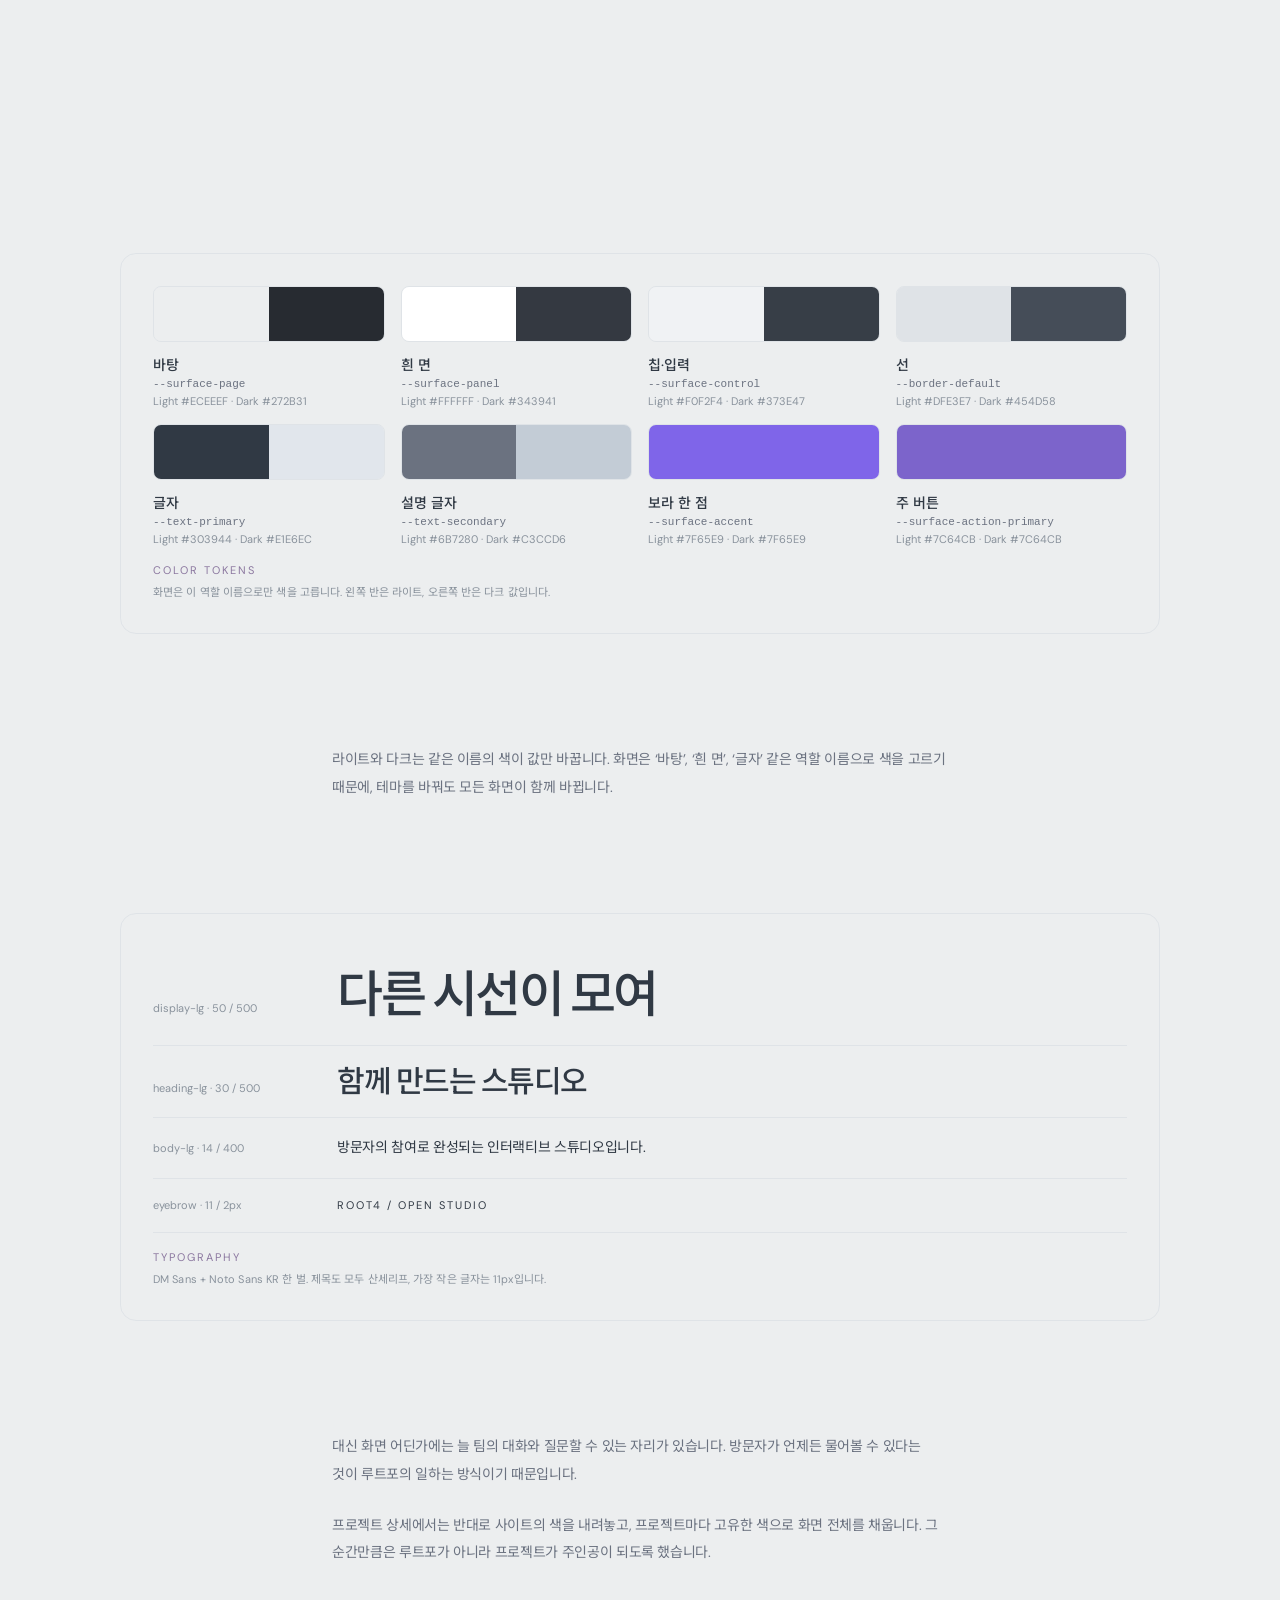
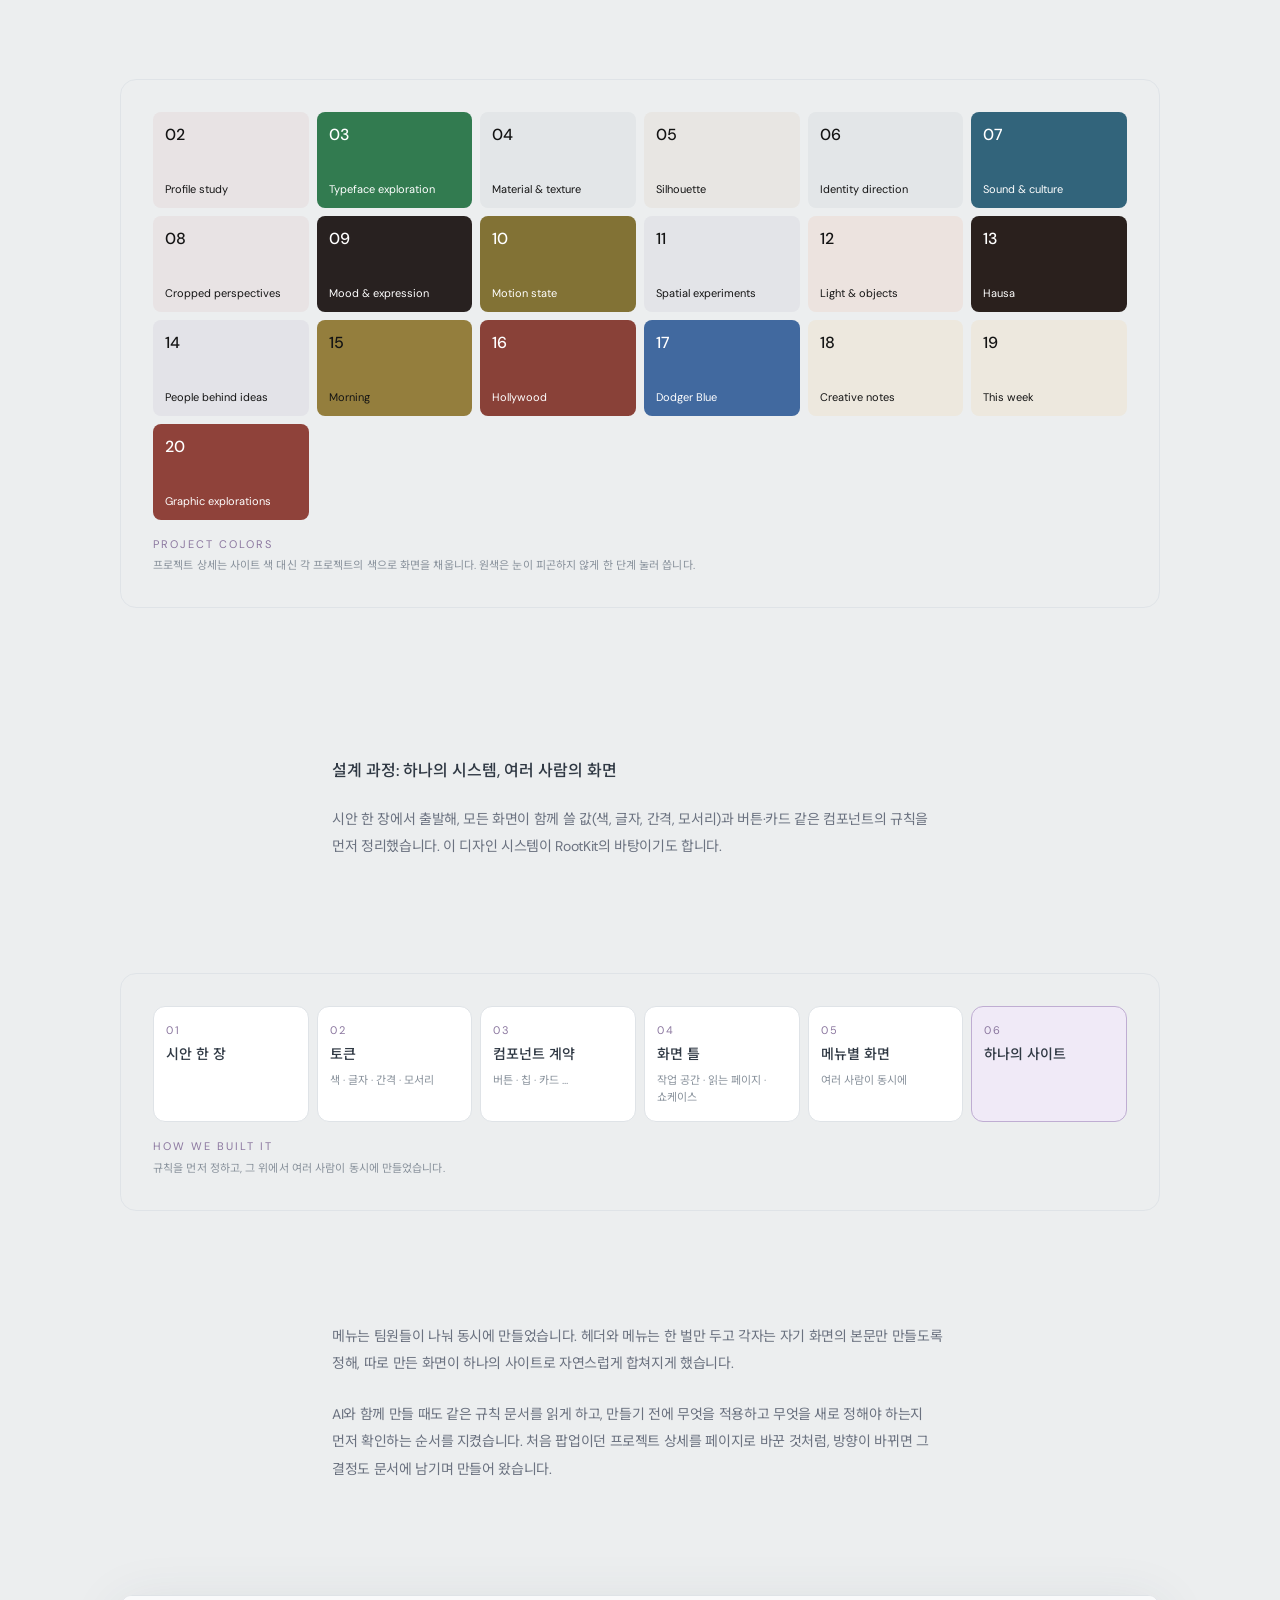
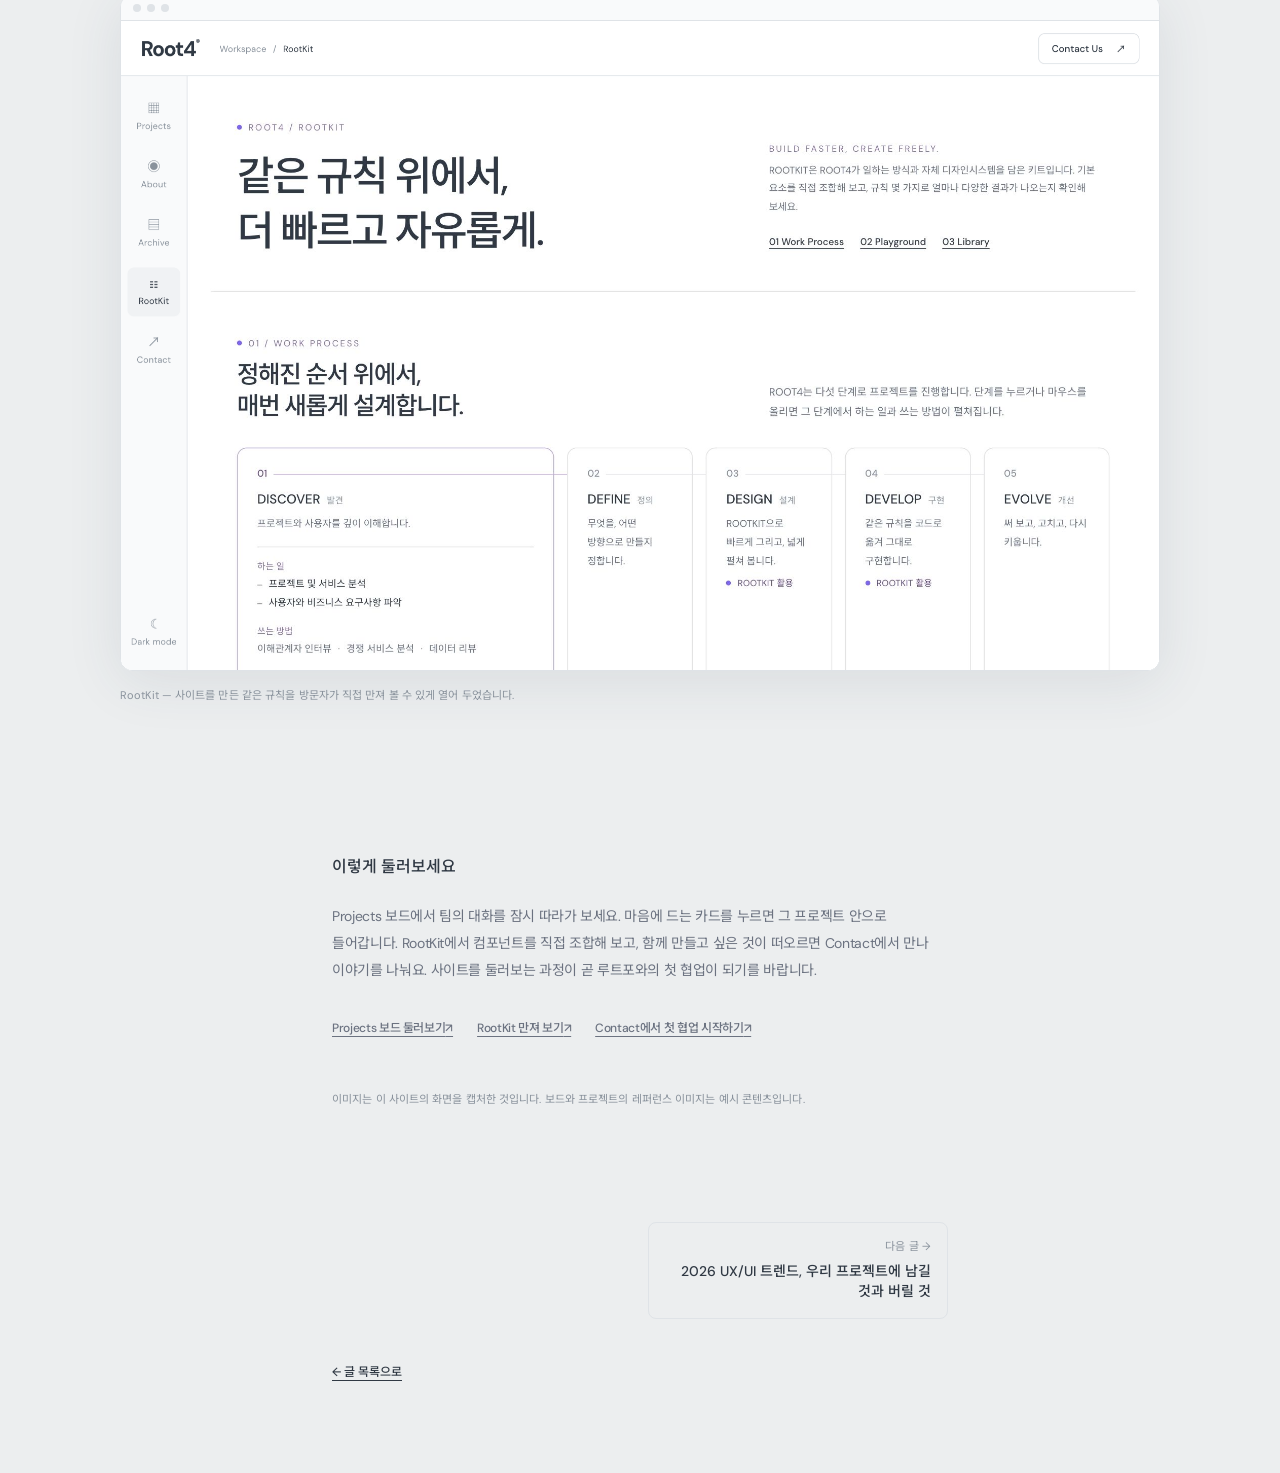
<file: projects/detail/index.html>
<!doctype html>
<html lang="ko">
<head>
  <meta charset="utf-8">
  <meta name="viewport" content="width=device-width, initial-scale=1">
  <title>PROJECT — ROOT4</title>

  <!-- 프로젝트 상세는 GNB(AppShell)를 쓰지 않는 예외 화면입니다 (screens/00-화면-틀.md D).
       글꼴·글자 크기·간격 토큰만 tokens.css에서 가져오고, 색은 프로젝트 고유색(--project-*)만 씁니다. -->
  <link rel="preconnect" href="https://fonts.googleapis.com">
  <link rel="preconnect" href="https://fonts.gstatic.com" crossorigin>
  <link rel="stylesheet" href="https://fonts.googleapis.com/css2?family=DM+Sans:wght@400;500;600;700&family=Noto+Sans+KR:wght@400;500;600;700;800&display=swap">
  <link rel="stylesheet" href="../../tokens.css">

  <!-- 이 메뉴 전용: 담당 명지. 프로젝트 상세(임시) — 브리프: ../../screens/projects.md 9번 -->
  <link rel="stylesheet" href="detail.css">
  <script src="../projects-data.js"></script>
</head>
<body class="projects-detail-page">
  <!-- 확대 전환의 끝: 보드에서 커진 사진이 이 색으로 덮은 뒤, 여기서 걷히며 페이지가 보입니다 -->
  <div class="projects-cover" aria-hidden="true"></div>

  <a class="projects-skip" href="#overview">본문으로 건너뛰기</a>
  <header class="projects-bar"></header>
  <nav class="projects-toc" aria-label="프로젝트 목차"></nav>
  <main class="projects-detail" id="main">
    <!-- 내용은 detail.js가 주소의 ?p=번호 로 채웁니다 -->
    <p class="projects-loading">프로젝트를 불러오는 중입니다.</p>
  </main>

  <script src="detail.js"></script>
</body>
</html>
</file>
<file: tokens.css>
/*
 * ROOT4 디자인시스템 토큰
 * 값과 이름의 설명은 DESIGN.md에 있습니다. 이 파일과 DESIGN.md는 항상 같이 고칩니다.
 *
 * 쓰는 법
 *   1. 앱 진입점에서 이 파일을 한 번 가져옵니다.
 *   2. 화면과 컴포넌트에서는 Semantic 토큰(--surface-*, --text-*, --border-* ...)만 씁니다.
 *      --palette-* 는 이 파일 안에서만 참조합니다.
 *   3. 다크 테마는 <html data-theme="dark"> 로 켭니다.
 */

:root {
  /* ───────────── Atomic: palette (화면에서 직접 쓰지 않음) ───────────── */
  --palette-white: #ffffff;
  --palette-gray-25: #f9fafb;
  --palette-gray-50: #f0f2f4;
  --palette-gray-75: #eceeef;
  --palette-gray-150: #dfe3e7;
  --palette-gray-500: #89929c;
  --palette-gray-600: #6b7280; /* 결정: 측정값 #777c87은 대비 4.5:1 미달이라 한 단계 진하게 */
  --palette-gray-900: #303944;

  --palette-slate-950: #272b31;
  --palette-slate-925: #2c3138;
  --palette-slate-900: #343941;
  --palette-slate-850: #373e47;
  --palette-slate-700: #454d58;
  --palette-slate-400: #9ba7b5;
  --palette-slate-200: #c3ccd6; /* 결정: 다크 보조 글자, 측정값 없음 */
  --palette-slate-100: #e1e6ec;

  --palette-purple-50: #f0eaf7;
  --palette-purple-300: #bfadd2;
  --palette-purple-400: #a48ef0; /* 결정: 다크 위 강조 글자, 측정값 없음 */
  --palette-purple-500: #7f65e9;
  --palette-purple-600: #7c64cb;
  --palette-purple-800: #695181;
  --palette-purple-eyebrow: #8b779f;

  --palette-scrim: rgb(19 16 25 / 0.66);

  /* ───────────── Semantic: surface ───────────── */
  --surface-page: var(--palette-gray-75);          /* 캔버스·본문 바탕 */
  --surface-panel: var(--palette-white);           /* 헤더, 패널, 카드, 다이얼로그 */
  --surface-rail: var(--palette-gray-25);          /* 왼쪽 레일 */
  --surface-control: var(--palette-gray-50);       /* 칩, 선택된 레일, 입력칸 바탕 */
  --surface-accent: var(--palette-purple-500);     /* 점, 표시 마크 (글자 올리지 않음) */
  --surface-action-primary: var(--palette-purple-600); /* 주 버튼 (흰 글자) */
  --surface-accent-subtle: var(--palette-purple-50);   /* 선택된 칩, 강조 배경 */
  --surface-scrim: var(--palette-scrim);           /* 다이얼로그 뒤 */

  /* ───────────── Semantic: border ───────────── */
  --border-default: var(--palette-gray-150);
  --border-accent: var(--palette-purple-300);      /* 선택된 칩 테두리 */
  --border-focus: var(--palette-purple-500);

  /* ───────────── Semantic: text ───────────── */
  --text-primary: var(--palette-gray-900);         /* 제목, 본문 */
  --text-secondary: var(--palette-gray-600);       /* 설명 문단 */
  --text-tertiary: var(--palette-gray-500);        /* 시간, 개수, 보조 라벨 (14px 이상이거나 읽지 않아도 되는 정보만) */
  --text-accent: var(--palette-purple-800);        /* 선택 상태 글자 */
  --text-eyebrow: var(--palette-purple-eyebrow);   /* 아이브로우 */
  --text-inverse: var(--palette-white);            /* 주 버튼 위 글자 */

  /* ───────────── Typography ───────────── */
  --font-sans: "DM Sans", "Noto Sans KR", sans-serif;
  --font-logo-weight: 800;

  --type-display-lg-size: 50px;  --type-display-lg-weight: 500; --type-display-lg-line: 1.35; --type-display-lg-tracking: -2.5px;
  --type-display-md-size: 40px;  --type-display-md-weight: 500; --type-display-md-line: 1.25; --type-display-md-tracking: -2px;
  --type-heading-lg-size: 30px;  --type-heading-lg-weight: 500; --type-heading-lg-line: 1.3;  --type-heading-lg-tracking: -1.5px;
  --type-heading-md-size: 16px;  --type-heading-md-weight: 500; --type-heading-md-line: 1.4;  --type-heading-md-tracking: 0;
  --type-heading-sm-size: 14px;  --type-heading-sm-weight: 500; --type-heading-sm-line: 1.4;  --type-heading-sm-tracking: 0;
  --type-body-lg-size: 14px;     --type-body-lg-weight: 400;    --type-body-lg-line: 1.95;    --type-body-lg-tracking: -0.35px;
  --type-body-md-size: 13px;     --type-body-md-weight: 400;    --type-body-md-line: 1.85;    --type-body-md-tracking: 0;
  --type-body-sm-size: 12px;     --type-body-sm-weight: 400;    --type-body-sm-line: 1.9;     --type-body-sm-tracking: 0;
  --type-label-md-size: 12px;    --type-label-md-weight: 500;   --type-label-md-line: 1.3;    --type-label-md-tracking: 0;
  --type-label-sm-size: 11px;    --type-label-sm-weight: 400;   --type-label-sm-line: 1.3;    --type-label-sm-tracking: 0.1px;
  --type-eyebrow-size: 11px;     --type-eyebrow-weight: 400;    --type-eyebrow-line: 1.3;     --type-eyebrow-tracking: 2px;

  /* ───────────── Spacing (4 배수) ───────────── */
  --space-4: 4px;
  --space-8: 8px;
  --space-12: 12px;
  --space-16: 16px;
  --space-20: 20px;
  --space-24: 24px;
  --space-32: 32px;
  --space-40: 40px;
  --space-56: 56px;

  /* ───────────── Layout ───────────── */
  --layout-header-h: 68px;
  --layout-header-h-mobile: 56px;
  --layout-rail-w: 82px;
  --layout-tabbar-h: 62px;
  --layout-panel-w: 316px;
  --layout-content-max: 1140px;
  --touch-min: 40px;

  /* ───────────── Radius ───────────── */
  --radius-chip: 6px;      /* 칩, 필터, 아이콘 버튼 */
  --radius-control: 8px;   /* 버튼, 레일 아이템, 입력칸, 탭 */
  --radius-card: 12px;     /* 카드, 컴포저 */
  --radius-dialog: 16px;   /* 다이얼로그, 큰 패널 */
  --radius-pill: 999px;    /* 줌 컨트롤, 힌트, 멤버 칩 */
  --radius-round: 50%;     /* 아바타, 닫기 버튼, 점 */

  /* ───────────── Elevation ───────────── */
  --shadow-sm: 0 2px 8px 0 rgb(40 49 61 / 0.07);    /* 떠 있는 작은 컨트롤 */
  --shadow-card: 0 3px 9px 0 rgb(34 50 72 / 0.07);  /* 보드 카드 */
  --shadow-md: 0 5px 18px 0 rgb(40 49 61 / 0.07);   /* 컴포저, 떠 있는 입력 */
  --shadow-lg: 0 10px 55px 0 rgb(52 66 93 / 0.10);  /* 큰 떠 있는 패널 */
  --shadow-dialog: 0 30px 100px 0 rgb(0 0 0 / 0.27);
  --blur-scrim: 10px;

  /* ───────────── Motion ───────────── */
  --motion-fast: 0.2s;   /* 배경색, 글자색 */
  --motion-base: 0.3s;   /* 투명도 */
  --motion-slow: 0.4s;   /* 이동, 그림자 */
  --ease-out: cubic-bezier(0.2, 0.8, 0.2, 1);

  /* ───────────── Focus ───────────── */
  --focus-ring-width: 2px;
  --focus-ring-offset: 2px;
}

/* ───────────── Dark theme: Semantic만 바꿉니다 ───────────── */
:root[data-theme="dark"] {
  --surface-page: var(--palette-slate-950);
  --surface-panel: var(--palette-slate-900);
  --surface-rail: var(--palette-slate-925);
  --surface-control: var(--palette-slate-850);
  --surface-accent: var(--palette-purple-500);
  --surface-action-primary: var(--palette-purple-600);
  --surface-accent-subtle: rgb(127 101 233 / 0.18);

  --border-default: var(--palette-slate-700);
  --border-accent: rgb(164 142 240 / 0.5);
  --border-focus: var(--palette-purple-400);

  --text-primary: var(--palette-slate-100);
  --text-secondary: var(--palette-slate-200);
  --text-tertiary: var(--palette-slate-400);
  --text-accent: var(--palette-purple-400);
  --text-eyebrow: var(--palette-purple-400);
  --text-inverse: var(--palette-white);

  --shadow-sm: 0 2px 8px 0 rgb(0 0 0 / 0.2);
  --shadow-card: 0 3px 9px 0 rgb(0 0 0 / 0.2);
  --shadow-md: 0 5px 18px 0 rgb(0 0 0 / 0.2);
  --shadow-lg: 0 10px 55px 0 rgb(0 0 0 / 0.3);
}

@media (prefers-reduced-motion: reduce) {
  :root {
    --motion-fast: 0s;
    --motion-base: 0s;
    --motion-slow: 0s;
  }
}
</file>
<file: shared/appshell.css>
/*
 * ROOT4 AppShell 스타일 — 계약: components/AppShell.md
 * tokens.css 다음에 불러옵니다. 화면에서 .r4-* 클래스를 덮어쓰지 않습니다.
 */

/* ── 바탕 ── */
*, *::before, *::after { box-sizing: border-box; }

html { background: var(--surface-page); }

body.r4-shell {
  margin: 0;
  min-height: 100vh;
  font-family: var(--font-sans);
  color: var(--text-primary);
  background: var(--surface-page);
  -webkit-font-smoothing: antialiased;
}

/* :where()로 감싸 우선순위를 0으로 둡니다. 컴포넌트 스타일이 항상 이깁니다. */
:where(body.r4-shell) a { color: inherit; text-decoration: none; }
:where(body.r4-shell) button { font: inherit; color: inherit; cursor: pointer; }

body.r4-shell :focus-visible {
  outline: var(--focus-ring-width) solid var(--border-focus);
  outline-offset: var(--focus-ring-offset);
}

/* ── 본문 자리 ── */
.r4-main {
  display: block;
  min-height: calc(100vh - var(--layout-header-h));
  margin-left: var(--layout-rail-w);
}

/* ── 본문으로 건너뛰기 ── */
.r4-skip {
  position: fixed;
  top: var(--space-8);
  left: var(--space-8);
  z-index: 100;
  padding: var(--space-8) var(--space-12);
  border-radius: var(--radius-control);
  background: var(--surface-panel);
  box-shadow: var(--shadow-md);
  font-size: var(--type-label-md-size);
  transform: translateY(-200%);
}
.r4-skip:focus { transform: none; }

/* ── Header ── */
.r4-header {
  position: sticky;
  top: 0;
  z-index: 20;
  display: flex;
  align-items: center;
  gap: var(--space-24);
  height: var(--layout-header-h);
  padding: 0 var(--space-24);
  background: var(--surface-panel);
  border-bottom: 1px solid var(--border-default);
}

.r4-logo {
  flex: none;
  font-size: 26px;
  font-weight: var(--font-logo-weight);
  letter-spacing: -1.4px;
  line-height: 1;
}
.r4-logo sup {
  font-size: var(--type-label-sm-size);
  letter-spacing: 0;
  vertical-align: top;
}

.r4-crumb {
  display: flex;
  gap: var(--space-8);
  margin: 0;
  font-size: var(--type-label-sm-size);
  letter-spacing: var(--type-label-sm-tracking);
}
.r4-crumb-root,
.r4-crumb-sep { color: var(--text-tertiary); }

.r4-header-actions {
  display: flex;
  align-items: center;
  gap: var(--space-8);
  margin-left: auto;
}

.r4-contact {
  display: inline-flex;
  align-items: center;
  gap: var(--space-16);
  height: 38px;
  padding: 0 var(--space-16);
  border: 1px solid var(--border-default);
  border-radius: var(--radius-control);
  font-size: var(--type-label-md-size);
  font-weight: var(--type-label-md-weight);
  transition: background var(--motion-fast), color var(--motion-fast);
}
.r4-contact:hover { background: var(--surface-control); }

/* ── Rail ── */
.r4-rail {
  position: fixed;
  top: var(--layout-header-h);
  bottom: 0;
  left: 0;
  z-index: 15;
  display: flex;
  flex-direction: column;
  justify-content: space-between;
  width: var(--layout-rail-w);
  padding: var(--space-20) var(--space-8) var(--space-16);
  background: var(--surface-rail);
  border-right: 1px solid var(--border-default);
}

.r4-rail-list {
  display: flex;
  flex-direction: column;
  gap: var(--space-12);
  margin: 0;
  padding: 0;
  list-style: none;
}

.r4-rail-item,
.r4-theme {
  display: flex;
  flex-direction: column;
  align-items: center;
  justify-content: center;
  gap: 6px;
  width: 100%;
  min-height: 60px;
  padding: 6px 1px;
  border: 0;
  border-radius: var(--radius-control);
  background: transparent;
  color: var(--text-tertiary);
  font-size: var(--type-label-sm-size);
  letter-spacing: var(--type-label-sm-tracking);
  transition: background var(--motion-fast), color var(--motion-fast);
}
.r4-rail-item .r4-icon,
.r4-theme .r4-icon { font-size: 16px; line-height: 1; }

.r4-rail-item:hover,
.r4-theme:hover,
.r4-rail-item.is-active {
  background: var(--surface-control);
  color: var(--text-primary);
}

.r4-theme--header { display: none; }

/* ── '준비 중' 화면 (아직 만들지 않은 메뉴) ── */
.r4-coming-soon {
  max-width: var(--layout-content-max);
  margin: 0 auto;
  padding: var(--space-56) var(--space-32);
}
.r4-coming-soon .r4-eyebrow {
  display: flex;
  align-items: center;
  gap: var(--space-8);
  margin: 0 0 var(--space-12);
  color: var(--text-eyebrow);
  font-size: var(--type-eyebrow-size);
  letter-spacing: var(--type-eyebrow-tracking);
  text-transform: uppercase;
}
.r4-coming-soon .r4-eyebrow::before {
  content: "";
  width: 6px;
  height: 6px;
  border-radius: var(--radius-round);
  background: var(--surface-accent);
}
.r4-coming-soon h1 {
  margin: 0 0 var(--space-12);
  font-size: var(--type-heading-lg-size);
  font-weight: var(--type-heading-lg-weight);
  line-height: var(--type-heading-lg-line);
  letter-spacing: var(--type-heading-lg-tracking);
}
.r4-coming-soon p {
  margin: 0;
  max-width: 420px;
  color: var(--text-secondary);
  font-size: var(--type-body-md-size);
  line-height: var(--type-body-md-line);
}

/* ── 모바일 ≤760: 헤더 56 고정, 레일 → 하단 탭바 ── */
@media (max-width: 760px) {
  .r4-header {
    position: fixed;
    left: 0;
    right: 0;
    height: var(--layout-header-h-mobile);
    padding: 0 var(--space-16);
    gap: var(--space-12);
  }
  .r4-crumb-root,
  .r4-crumb-sep,
  .r4-contact { display: none; }

  .r4-theme--header {
    display: flex;
    width: var(--touch-min);
    min-height: var(--touch-min);
    padding: 0;
  }
  .r4-theme--header .r4-label { display: none; }

  .r4-rail {
    top: auto;
    right: 0;
    width: auto;
    height: var(--layout-tabbar-h);
    padding: 6px var(--space-8);
    background: var(--surface-panel);
    border-right: 0;
    border-top: 1px solid var(--border-default);
  }
  .r4-rail-list {
    flex-direction: row;
    gap: 0;
    height: 100%;
  }
  .r4-rail-list li { flex: 1; }
  .r4-rail-item {
    min-height: 48px;
    height: 100%;
    padding: 3px 0;
    gap: 4px;
  }
  .r4-theme--rail { display: none; }

  .r4-main {
    margin-left: 0;
    min-height: 100vh;
    padding-top: var(--layout-header-h-mobile);
    padding-bottom: calc(var(--layout-tabbar-h) + var(--space-24));
  }
  .r4-coming-soon { padding: var(--space-40) var(--space-16); }
}

/* ── 몰입 모드 (ROOT4.immersive): 헤더·레일이 잠시 비켜나고 본문이 전체 화면을 씀 ──
 * 화면 코드가 직접 숨기지 않고 이 기능을 부릅니다. 2026-11-26 추가 (Archive 제작기 글 표지)
 */
.r4-header,
.r4-rail { transition: transform var(--motion-slow) var(--ease-out); }
body.r4-immersive .r4-header {
  position: fixed;
  top: 0;
  left: 0;
  right: 0;
  transform: translateY(-100%);
}
body.r4-immersive .r4-rail { transform: translateX(-100%); }
body.r4-immersive .r4-main { margin-left: 0; }
@media (max-width: 760px) {
  body.r4-immersive .r4-rail { transform: translateY(100%); }
  body.r4-immersive .r4-main { padding-top: 0; }
}
</file>
<file: archive/archive.css>
/*
 * ARCHIVE 화면 전용 스타일 — 담당 혜린
 * 브리프: ../screens/archive.md
 *
 * - 값은 tokens.css의 Semantic 변수만 씁니다 (var(--surface-panel) 등).
 * - .r4-* 클래스(AppShell)를 덮어쓰지 않습니다.
 * - 클래스 이름은 'archive-' 로 시작합니다 (예: .archive-list). 다른 메뉴와 겹치지 않게 하기 위해서입니다.
 *
 * 토큰에 없는 고유 크기 (CLAUDE.md 3번 예외, 보고함)
 * - 칩 높이 28px (Chip 계약), 썸네일 80px (브리프 9번), 아이브로우 점 6px (PageHead 계약)
 * - 칩 누르는 영역을 40으로 넓히는 계산에 28px 사용
 * - 설명 최대 폭 420px (PageHead 계약 hero)
 * - .archive-sr-only 의 1px (화면 읽기 전용 숨김 표준 패턴)
 */

/* ── 본문 배치 B: 읽는 페이지 ── */
.archive {
  min-height: inherit;
  background: var(--surface-panel);
  word-break: keep-all;
  overflow-wrap: break-word;
}

.archive-head,
.archive-posts,
.archive-foot {
  max-width: var(--layout-content-max);
  margin: 0 auto;
  padding-left: var(--space-32);
  padding-right: var(--space-32);
}

/* ── 1. PageHead hero ── */
.archive-head {
  padding-top: var(--space-56);
  padding-bottom: var(--space-40);
}

.archive-eyebrow {
  display: flex;
  align-items: center;
  gap: var(--space-8);
  margin: 0 0 var(--space-12);
  color: var(--text-eyebrow);
  font-size: var(--type-eyebrow-size);
  font-weight: var(--type-eyebrow-weight);
  line-height: var(--type-eyebrow-line);
  letter-spacing: var(--type-eyebrow-tracking);
  text-transform: uppercase;
}
.archive-eyebrow::before {
  content: "";
  width: 6px;
  height: 6px;
  border-radius: var(--radius-round);
  background: var(--surface-accent);
}

.archive-title {
  margin: 0 0 var(--space-12);
  color: var(--text-primary);
  font-size: var(--type-display-lg-size);
  font-weight: var(--type-display-lg-weight);
  line-height: var(--type-display-lg-line);
  letter-spacing: var(--type-display-lg-tracking);
}

.archive-desc {
  max-width: 420px;
  margin: 0;
  color: var(--text-secondary);
  font-size: var(--type-body-sm-size);
  line-height: var(--type-body-sm-line);
}

/* 데스크톱: 제목 왼쪽 / 설명 오른쪽 */
@media (min-width: 1051px) {
  .archive-head {
    display: grid;
    grid-template-columns: 1fr auto;
    grid-template-areas:
      "eyebrow eyebrow"
      "title   desc";
    align-items: end;
    column-gap: var(--space-40);
  }
  .archive-eyebrow { grid-area: eyebrow; }
  .archive-title { grid-area: title; margin-bottom: 0; }
  .archive-desc { grid-area: desc; }
}

/* ── 2–3. 카테고리 + 글 목록 ── */
.archive-posts {
  padding-top: var(--space-40);
  border-top: 1px solid var(--border-default);
}

.archive-sr-only {
  position: absolute;
  width: 1px;
  height: 1px;
  margin: -1px;
  overflow: hidden;
  clip: rect(0 0 0 0);
  white-space: nowrap;
}

/* Chip filter */
.archive-filters {
  display: flex;
  flex-wrap: wrap;
  gap: var(--space-8);
  margin-bottom: var(--space-24);
}

.archive-chip {
  position: relative;
  display: inline-flex;
  align-items: center;
  gap: var(--space-4);
  height: 28px;
  padding: 0 var(--space-12);
  border: 1px solid var(--border-default);
  border-radius: var(--radius-chip);
  background: var(--surface-panel);
  color: var(--text-tertiary);
  font-size: var(--type-label-sm-size);
  font-weight: var(--type-label-sm-weight);
  line-height: var(--type-label-sm-line);
  letter-spacing: var(--type-label-sm-tracking);
  white-space: nowrap;
  transition: background var(--motion-fast), color var(--motion-fast), border-color var(--motion-fast);
}
/* 보이는 높이는 28, 누르는 영역은 40 이상 */
.archive-chip::after {
  content: "";
  position: absolute;
  left: 0;
  right: 0;
  top: calc((var(--touch-min) - 28px) / -2);
  bottom: calc((var(--touch-min) - 28px) / -2);
}
.archive-chip:hover {
  background: var(--surface-control);
  color: var(--text-primary);
}
.archive-chip[aria-pressed="true"] {
  background: var(--surface-accent-subtle);
  border-color: var(--border-accent);
  color: var(--text-accent);
}
.archive-chip-count { color: var(--text-tertiary); }

/* Card list */
.archive-list {
  display: grid;
  grid-template-columns: repeat(3, minmax(0, 1fr));
  gap: var(--space-16);
  margin: 0;
  padding: 0;
  list-style: none;
}

.archive-card {
  display: flex;
  align-items: flex-start;
  gap: var(--space-12);
  padding: var(--space-16);
  border: 1px solid var(--border-default);
  border-radius: var(--radius-control);
  background: var(--surface-panel);
}
.archive-card[hidden] { display: none; }

/* 글 상세로 가는 링크: 제목 링크가 카드 전체를 덮어 카드 어디를 눌러도 이동 (2026-11-26 리드 추가) */
.archive-card { position: relative; transition: background var(--motion-fast), border-color var(--motion-fast); }
.archive-card:hover { background: var(--surface-control); }
.archive-card-link { color: inherit; text-decoration: none; }
.archive-card-link::after { content: ""; position: absolute; inset: 0; border-radius: inherit; }
.archive-card:focus-within { border-color: var(--border-focus); }
/* 메인 보드에서 들어왔을 때 그 글을 잠깐 강조 (#insight-01) */
.archive-card:target { border-color: var(--border-accent); background: var(--surface-accent-subtle); }

.archive-thumb {
  flex: none;
  width: 80px;
  height: 80px;
  border-radius: var(--radius-chip);
  background: var(--surface-control);
}

.archive-card-body {
  display: flex;
  flex-direction: column;
  gap: var(--space-8);
  min-width: 0;
}

.archive-card-meta {
  margin: 0;
  color: var(--text-tertiary);
  font-size: var(--type-label-sm-size);
  line-height: var(--type-label-sm-line);
  letter-spacing: var(--type-label-sm-tracking);
}

.archive-card-title {
  margin: 0;
  color: var(--text-primary);
  font-size: var(--type-heading-sm-size);
  font-weight: var(--type-heading-sm-weight);
  line-height: var(--type-heading-sm-line);
}

.archive-card-desc {
  display: -webkit-box;
  margin: 0;
  overflow: hidden;
  color: var(--text-secondary);
  font-size: var(--type-body-sm-size);
  line-height: var(--type-body-sm-line);
  -webkit-box-orient: vertical;
  -webkit-line-clamp: 2;
  line-clamp: 2;
}

/* 빈 상태 */
.archive-empty {
  display: flex;
  flex-direction: column;
  align-items: flex-start;
  gap: var(--space-12);
  padding: var(--space-40) 0;
}
.archive-empty[hidden] { display: none; }
.archive-empty-text {
  margin: 0;
  color: var(--text-secondary);
  font-size: var(--type-body-md-size);
  line-height: var(--type-body-md-line);
}

/* ── 4. 끝: Button ghost ── */
.archive-foot {
  padding-top: var(--space-56);
  padding-bottom: var(--space-56);
}

.archive-ghost {
  display: inline-flex;
  align-items: center;
  gap: var(--space-4);
  min-height: var(--touch-min);
  padding: 0;
  border: 0;
  background: none;
  color: var(--text-primary);
  font-size: var(--type-label-md-size);
  font-weight: var(--type-label-md-weight);
  line-height: var(--type-label-md-line);
  text-decoration: underline;
  text-decoration-thickness: 1px;
  text-underline-offset: var(--space-4);
  cursor: pointer;
  transition: color var(--motion-fast);
}
.archive-ghost:hover { color: var(--text-accent); }

/* ── 태블릿 761–1050: 2열 ── */
@media (max-width: 1050px) {
  .archive-list { grid-template-columns: repeat(2, minmax(0, 1fr)); }
}

/* ── 모바일 ≤760: 1열, 좌우 16 ── */
@media (max-width: 760px) {
  .archive-head,
  .archive-posts,
  .archive-foot {
    padding-left: var(--space-16);
    padding-right: var(--space-16);
  }
  .archive-head { padding-top: var(--space-40); }
  .archive-list {
    grid-template-columns: 1fr;
    gap: var(--space-12);
  }
  .archive-foot { padding-bottom: var(--space-24); }
}
</file>
<file: contact/contact.css>
/*
 * CONTACT 화면 전용 스타일 — 담당 병하
 * 브리프: ../screens/contact.md
 *
 * - 값은 tokens.css의 Semantic 변수만 씁니다 (var(--surface-panel) 등).
 * - .r4-* 클래스(AppShell)를 덮어쓰지 않습니다.
 * - 클래스 이름은 'contact-' 로 시작합니다 (예: .contact-list). 다른 메뉴와 겹치지 않게 하기 위해서입니다.
 */
</file>
<file: rootkit/kit.css>
/*
 * ROOTKIT 키트 견본 값 — 담당 혜린
 *
 * ⚠ 임시 값입니다.
 *   이 파일은 이 웹사이트의 디자인시스템(tokens.css)이 아니라,
 *   ROOTKIT 페이지가 "소개하는" ROOT4 자체 디자인시스템의 견본 값입니다.
 *   그 디자인시스템은 따로 만들어지는 중이라, 확정되면 이 파일(과 kit.js의 목록)만 바꿉니다.
 *
 * - 견본(.rootkit-kit 안쪽)만 이 값을 씁니다. 페이지 틀·조작 패널은 tokens.css를 씁니다.
 * - 견본 데이터라 16진수·px 값을 직접 씁니다 (CLAUDE.md 3번 예외, 보고함).
 * - 견본 글자도 11px 이상입니다.
 */

/* ── 1. 원자 값 (Primitive) ── */
.rootkit {
  /* 테마 색 4종: Playground의 "컬러 테마"가 이 중 하나를 고릅니다 */
  --kit-violet-50: #f3f0ff;  --kit-violet-100: #e5deff; --kit-violet-300: #b3a1f7;
  --kit-violet-500: #6e56f0; --kit-violet-600: #5b43db; --kit-violet-700: #4a35b8; --kit-violet-900: #2a1e6b;

  --kit-ocean-50: #ecf6ff;   --kit-ocean-100: #d4ebff;  --kit-ocean-300: #7cbcf4;
  --kit-ocean-500: #2f86de;  --kit-ocean-600: #1f6fc4;  --kit-ocean-700: #18589e;  --kit-ocean-900: #0d3058;

  --kit-forest-50: #ebf8f1;  --kit-forest-100: #d0efdf; --kit-forest-300: #7fcca4;
  --kit-forest-500: #2e9c68; --kit-forest-600: #23824f; --kit-forest-700: #1c6a42; --kit-forest-900: #0d3a23;

  --kit-ember-50: #fff2ec;   --kit-ember-100: #ffe0d2;  --kit-ember-300: #f7a582;
  --kit-ember-500: #e5622f;  --kit-ember-600: #c94f20;  --kit-ember-700: #a43f1a;  --kit-ember-900: #5a210c;

  --kit-secondary-100: #fff1d6; --kit-secondary-500: #f2a516; --kit-secondary-700: #b8770a;

  --kit-neutral-0: #ffffff;   --kit-neutral-50: #f7f8fa;  --kit-neutral-100: #eef0f3;
  --kit-neutral-200: #dde1e7; --kit-neutral-300: #c3c9d2; --kit-neutral-500: #8a93a0;
  --kit-neutral-700: #4b5563; --kit-neutral-800: #2b323c; --kit-neutral-850: #232931;
  --kit-neutral-900: #1d2330;

  --kit-success: #1f9d63;
  --kit-warning: #e09a12;
  --kit-danger: #e04848;
  --kit-info: #2f7fe0;

  /* 글자 */
  --kit-font: "DM Sans", "Noto Sans KR", sans-serif;
  --kit-display: 700 40px/1.2 var(--kit-font);
  --kit-h1: 700 28px/1.3 var(--kit-font);
  --kit-h2: 600 22px/1.35 var(--kit-font);
  --kit-h3: 600 18px/1.4 var(--kit-font);
  --kit-body-l: 400 16px/1.6 var(--kit-font);
  --kit-body-m: 400 14px/1.6 var(--kit-font);
  --kit-caption: 400 12px/1.5 var(--kit-font);

  /* 간격 단계 (Playground 슬라이더가 이 단계에만 멈춥니다. 목록은 kit.js) */
  --kit-space-4: 4px;   --kit-space-8: 8px;   --kit-space-12: 12px;
  --kit-space-16: 16px; --kit-space-20: 20px; --kit-space-24: 24px;
  --kit-space-32: 32px; --kit-space-40: 40px; --kit-space-48: 48px;

  /* 모서리 */
  --kit-radius-none: 0;
  --kit-radius-sm: 4px;
  --kit-radius-md: 8px;
  --kit-radius-lg: 16px;
  --kit-radius-pill: 999px;

  /* 그림자 */
  --kit-shadow-sm: 0 1px 3px rgb(17 24 39 / 0.08);
  --kit-shadow-md: 0 6px 16px rgb(17 24 39 / 0.10);
  --kit-shadow-lg: 0 16px 40px rgb(17 24 39 / 0.14);

  /* 버튼 크기 */
  --kit-btn-s-h: 32px; --kit-btn-s-px: 12px; --kit-btn-s-font: 500 12px/1 var(--kit-font);
  --kit-btn-m-h: 40px; --kit-btn-m-px: 16px; --kit-btn-m-font: 500 14px/1 var(--kit-font);
  --kit-btn-l-h: 48px; --kit-btn-l-px: 24px; --kit-btn-l-font: 600 16px/1 var(--kit-font);
}

/* ── 2. 키트 의미 값 (Semantic): 견본 영역 .rootkit-kit 안에서만 씁니다 ── */
.rootkit-kit {
  --kit-primary-50: var(--kit-violet-50);
  --kit-primary-100: var(--kit-violet-100);
  --kit-primary-300: var(--kit-violet-300);
  --kit-primary-500: var(--kit-violet-500);
  --kit-primary-600: var(--kit-violet-600);
  --kit-primary-700: var(--kit-violet-700);
  --kit-primary-900: var(--kit-violet-900);

  --kit-bg: var(--kit-neutral-50);
  --kit-surface: var(--kit-neutral-0);
  --kit-surface-sunken: var(--kit-neutral-100);
  --kit-border: var(--kit-neutral-200);
  --kit-border-strong: var(--kit-neutral-300);
  --kit-text: var(--kit-neutral-900);
  --kit-text-sub: var(--kit-neutral-700);
  --kit-text-muted: var(--kit-neutral-500);

  --kit-primary: var(--kit-primary-500);
  --kit-primary-hover: var(--kit-primary-600);
  --kit-primary-active: var(--kit-primary-700);
  --kit-primary-subtle: var(--kit-primary-50);
  --kit-primary-subtle-strong: var(--kit-primary-100);
  --kit-primary-text: var(--kit-primary-600);
  --kit-on-primary: var(--kit-neutral-0);
  --kit-focus: var(--kit-primary-300);

  --kit-disabled-bg: var(--kit-neutral-100);
  --kit-disabled-text: var(--kit-neutral-300);

  font-family: var(--kit-font);
  color: var(--kit-text);
}

.rootkit-kit[data-kit-theme="ocean"] {
  --kit-primary-50: var(--kit-ocean-50);   --kit-primary-100: var(--kit-ocean-100);
  --kit-primary-300: var(--kit-ocean-300); --kit-primary-500: var(--kit-ocean-500);
  --kit-primary-600: var(--kit-ocean-600); --kit-primary-700: var(--kit-ocean-700);
  --kit-primary-900: var(--kit-ocean-900);
}
.rootkit-kit[data-kit-theme="forest"] {
  --kit-primary-50: var(--kit-forest-50);   --kit-primary-100: var(--kit-forest-100);
  --kit-primary-300: var(--kit-forest-300); --kit-primary-500: var(--kit-forest-500);
  --kit-primary-600: var(--kit-forest-600); --kit-primary-700: var(--kit-forest-700);
  --kit-primary-900: var(--kit-forest-900);
}
.rootkit-kit[data-kit-theme="ember"] {
  --kit-primary-50: var(--kit-ember-50);   --kit-primary-100: var(--kit-ember-100);
  --kit-primary-300: var(--kit-ember-300); --kit-primary-500: var(--kit-ember-500);
  --kit-primary-600: var(--kit-ember-600); --kit-primary-700: var(--kit-ember-700);
  --kit-primary-900: var(--kit-ember-900);
}

/* 사이트가 다크면 견본도 키트의 다크 값으로 바뀝니다 */
:root[data-theme="dark"] .rootkit-kit {
  --kit-bg: var(--kit-neutral-900);
  --kit-surface: var(--kit-neutral-850);
  --kit-surface-sunken: var(--kit-neutral-800);
  --kit-border: var(--kit-neutral-700);
  --kit-border-strong: var(--kit-neutral-500);
  --kit-text: var(--kit-neutral-100);
  --kit-text-sub: var(--kit-neutral-300);
  --kit-text-muted: var(--kit-neutral-500);

  --kit-primary-subtle: color-mix(in srgb, var(--kit-primary-500) 18%, transparent);
  --kit-primary-subtle-strong: color-mix(in srgb, var(--kit-primary-500) 30%, transparent);
  --kit-primary-text: var(--kit-primary-300);
  --kit-on-primary: var(--kit-neutral-0);

  --kit-disabled-bg: var(--kit-neutral-800);
  --kit-disabled-text: var(--kit-neutral-500);

  --kit-shadow-sm: 0 1px 3px rgb(0 0 0 / 0.3);
  --kit-shadow-md: 0 6px 16px rgb(0 0 0 / 0.35);
  --kit-shadow-lg: 0 16px 40px rgb(0 0 0 / 0.45);
}

/* ── 3. 키트 컴포넌트 견본 ── */

/* Button */
.kit-btn {
  --btn-h: var(--kit-btn-m-h);
  --btn-px: var(--kit-btn-m-px);
  --btn-font: var(--kit-btn-m-font);
  --btn-radius: var(--kit-radius-md);
  display: inline-flex;
  align-items: center;
  justify-content: center;
  gap: 6px;
  height: var(--btn-h);
  padding: 0 var(--btn-px);
  border: 1px solid transparent;
  border-radius: var(--btn-radius);
  background: transparent;
  color: var(--kit-text);
  font: var(--btn-font);
  white-space: nowrap;
  cursor: pointer;
  transition:
    background-color var(--motion-fast), color var(--motion-fast), border-color var(--motion-fast),
    height var(--motion-slow) var(--ease-out), padding var(--motion-slow) var(--ease-out),
    border-radius var(--motion-slow) var(--ease-out), transform var(--motion-fast), opacity var(--motion-fast);
}
.kit-btn--s { --btn-h: var(--kit-btn-s-h); --btn-px: var(--kit-btn-s-px); --btn-font: var(--kit-btn-s-font); }
.kit-btn--l { --btn-h: var(--kit-btn-l-h); --btn-px: var(--kit-btn-l-px); --btn-font: var(--kit-btn-l-font); }
.kit-btn--sharp { --btn-radius: var(--kit-radius-none); }
.kit-btn--pill { --btn-radius: var(--kit-radius-pill); }

.kit-btn--filled { background: var(--kit-primary); color: var(--kit-on-primary); }
.kit-btn--filled:hover, .kit-btn--filled.is-hover { background: var(--kit-primary-hover); }
.kit-btn--filled:active, .kit-btn--filled.is-active { background: var(--kit-primary-active); transform: translateY(1px); }

.kit-btn--outlined { border-color: var(--kit-primary); color: var(--kit-primary-text); }
.kit-btn--outlined:hover, .kit-btn--outlined.is-hover { background: var(--kit-primary-subtle); }
.kit-btn--outlined:active, .kit-btn--outlined.is-active {
  background: var(--kit-primary-subtle-strong);
  border-color: var(--kit-primary-active);
  transform: translateY(1px);
}

.kit-btn--text { color: var(--kit-primary-text); }
.kit-btn--text:hover, .kit-btn--text.is-hover { background: var(--kit-primary-subtle); }
.kit-btn--text:active, .kit-btn--text.is-active { background: var(--kit-primary-subtle-strong); transform: translateY(1px); }

.kit-btn--neutral { border-color: var(--kit-border); color: var(--kit-text-sub); }
.kit-btn--neutral:hover { background: var(--kit-surface-sunken); }

.kit-btn.is-disabled,
.kit-btn:disabled {
  background: var(--kit-disabled-bg);
  border-color: transparent;
  color: var(--kit-disabled-text);
  transform: none;
  cursor: not-allowed;
}
.kit-btn--text.is-disabled,
.kit-btn--text:disabled { background: transparent; }

.kit-btn:focus-visible { outline: 2px solid var(--kit-focus); outline-offset: 2px; }

/* Card */
.kit-card {
  --card-p: var(--kit-space-24);
  --card-gap: var(--kit-space-12);
  display: flex;
  flex-direction: column;
  gap: var(--card-gap);
  padding: var(--card-p);
  border: 1px solid var(--kit-border);
  border-radius: var(--kit-radius-lg);
  background: var(--kit-surface);
  box-shadow: var(--kit-shadow-md);
  transition: padding var(--motion-slow) var(--ease-out), gap var(--motion-slow) var(--ease-out),
    background-color var(--motion-fast), border-color var(--motion-fast);
}

/* Badge */
.kit-badge {
  align-self: flex-start;
  display: inline-flex;
  align-items: center;
  height: 22px;
  padding: 0 8px;
  border-radius: var(--kit-radius-pill);
  background: var(--kit-primary-subtle);
  color: var(--kit-primary-text);
  font: 600 11px/1 var(--kit-font);
  letter-spacing: 0.4px;
  transition: background-color var(--motion-fast), color var(--motion-fast);
}

/* Input */
.kit-field { display: flex; flex-direction: column; gap: 6px; }
.kit-label { color: var(--kit-text-sub); font: 500 12px/1.4 var(--kit-font); }
.kit-input,
.kit-select {
  width: 100%;
  height: 40px;
  padding: 0 12px;
  border: 1px solid var(--kit-border-strong);
  border-radius: var(--kit-radius-md);
  background: var(--kit-surface);
  color: var(--kit-text);
  font: var(--kit-body-m);
  transition: border-color var(--motion-fast), box-shadow var(--motion-fast);
}
.kit-input::placeholder { color: var(--kit-text-muted); }
.kit-input:focus,
.kit-select:focus,
.kit-input.is-focus {
  outline: none;
  border-color: var(--kit-primary);
  box-shadow: 0 0 0 3px var(--kit-primary-subtle-strong);
}
.kit-input.is-error { border-color: var(--kit-danger); }
.kit-help { color: var(--kit-text-muted); font: var(--kit-caption); }
.kit-help.is-error { color: var(--kit-danger); }
.kit-select {
  appearance: none;
  padding-right: 36px;
  background-image: linear-gradient(45deg, transparent 50%, currentColor 50%), linear-gradient(135deg, currentColor 50%, transparent 50%);
  background-position: calc(100% - 18px) 50%, calc(100% - 13px) 50%;
  background-size: 5px 5px;
  background-repeat: no-repeat;
}

/* Checkbox · Radio */
.kit-check {
  display: inline-flex;
  align-items: center;
  gap: 8px;
  min-height: 40px;
  color: var(--kit-text);
  font: var(--kit-body-m);
  cursor: pointer;
}
.kit-check input {
  appearance: none;
  display: grid;
  place-content: center;
  width: 18px;
  height: 18px;
  margin: 0;
  border: 1.5px solid var(--kit-border-strong);
  border-radius: var(--kit-radius-sm);
  background: var(--kit-surface);
  transition: background-color var(--motion-fast), border-color var(--motion-fast);
  cursor: pointer;
}
.kit-check input[type="radio"] { border-radius: 50%; }
.kit-check input::before {
  content: "";
  width: 10px;
  height: 10px;
  transform: scale(0);
  transition: transform var(--motion-fast);
  background: var(--kit-on-primary);
  clip-path: polygon(14% 44%, 0 65%, 50% 100%, 100% 16%, 80% 0%, 43% 62%);
}
.kit-check input[type="radio"]::before { width: 8px; height: 8px; border-radius: 50%; clip-path: none; }
.kit-check input:checked { border-color: var(--kit-primary); background: var(--kit-primary); }
.kit-check input:checked::before { transform: scale(1); }
.kit-check input:focus-visible { outline: 2px solid var(--kit-focus); outline-offset: 2px; }
.kit-check input:disabled { border-color: var(--kit-border); background: var(--kit-disabled-bg); cursor: not-allowed; }
.kit-check:has(input:disabled) { color: var(--kit-text-muted); cursor: not-allowed; }

/* Typography */
.kit-t-display { font: var(--kit-display); letter-spacing: -1px; }
.kit-t-h1 { font: var(--kit-h1); letter-spacing: -0.6px; }
.kit-t-h2 { font: var(--kit-h2); letter-spacing: -0.3px; }
.kit-t-h3 { font: var(--kit-h3); }
.kit-t-body-l { font: var(--kit-body-l); }
.kit-t-body-m { font: var(--kit-body-m); }
.kit-t-caption { font: var(--kit-caption); }
</file>
<file: rootkit/rootkit.css>
/*
 * ROOTKIT 화면 전용 스타일 — 담당 혜린
 * 브리프: ../screens/rootkit.md
 *
 * - 페이지 틀·조작 패널은 tokens.css의 Semantic 변수만 씁니다.
 * - 견본 영역(.rootkit-kit 안쪽)은 kit.css의 --kit-* 값을 씁니다 (별도 디자인시스템의 임시 견본).
 * - .r4-* 클래스(AppShell)를 덮어쓰지 않습니다. 클래스 이름은 'rootkit-'로 시작합니다.
 *
 * 토큰에 없는 고유 크기 (CLAUDE.md 3번 예외, 보고함)
 * - 아이브로우 점 6px, 설명 최대 폭 420px (PageHead 계약), 칩 높이 28px (Chip 계약), 버튼 높이 38px (Button 계약 md)
 * - 단계 연결선이 다음 카드 테두리까지 닿도록 더하는 테두리 두 개 2px
 * - 카테고리 썸네일 안의 작은 그림(점·막대·상자 4–36px, "Aa가" 20px): 견본 일러스트
 * - Playground: 미리보기 무대 최소 높이 520px, 미리보기 카드 폭 360px, 슬라이더 트랙 4px·손잡이 16px,
 *   테마 점 10px, 묶음 글자 표시 20px, 설정 표시 높이 24px
 * - Library: 카테고리 썸네일 64px, 색 견본 높이 56px, 글자 표 첫 열 160px, 버튼 표 첫 열 96px,
 *   간격 그림 높이 140px, 모서리 견본 56px, 견본 최소 폭 112px
 * - 견본 안 굵기 예시 글자 24px (키트 글자 견본)
 */

/* ── 본문 배치 B: 읽는 페이지 ── */
.rootkit {
  min-height: inherit;
  background: var(--surface-panel);
  word-break: keep-all;
  overflow-wrap: break-word;
}

.rootkit-head,
.rootkit-section,
.rootkit-foot {
  max-width: var(--layout-content-max);
  margin: 0 auto;
  padding-left: var(--space-32);
  padding-right: var(--space-32);
}

/* ── 공통 글자 ── */
.rootkit-eyebrow {
  display: flex;
  align-items: center;
  gap: var(--space-8);
  margin: 0 0 var(--space-12);
  color: var(--text-eyebrow);
  font-size: var(--type-eyebrow-size);
  font-weight: var(--type-eyebrow-weight);
  line-height: var(--type-eyebrow-line);
  letter-spacing: var(--type-eyebrow-tracking);
  text-transform: uppercase;
}
.rootkit-eyebrow::before {
  content: "";
  flex: none;
  width: 6px;
  height: 6px;
  border-radius: var(--radius-round);
  background: var(--surface-accent);
}

/* Button ghost */
.rootkit-ghost {
  display: inline-flex;
  align-items: center;
  gap: var(--space-4);
  min-height: var(--touch-min);
  padding: 0;
  border: 0;
  background: none;
  color: var(--text-primary);
  font-size: var(--type-label-md-size);
  font-weight: var(--type-label-md-weight);
  line-height: var(--type-label-md-line);
  text-decoration: underline;
  text-decoration-thickness: 1px;
  text-underline-offset: var(--space-4);
  cursor: pointer;
  transition: color var(--motion-fast);
}
.rootkit-ghost:hover { color: var(--text-accent); }

/* Button outline md */
.rootkit-outline {
  position: relative;
  display: inline-flex;
  align-items: center;
  height: 38px;
  padding: 0 var(--space-16);
  border: 1px solid var(--border-default);
  border-radius: var(--radius-control);
  background: transparent;
  color: var(--text-primary);
  font-size: var(--type-label-md-size);
  font-weight: var(--type-label-md-weight);
  line-height: var(--type-label-md-line);
  white-space: nowrap;
  transition: background var(--motion-fast), color var(--motion-fast), opacity var(--motion-fast);
}
.rootkit-outline::after {
  content: "";
  position: absolute;
  inset: calc((var(--touch-min) - 38px) / -2) 0;
}
.rootkit-outline:hover:not(:disabled),
.rootkit-outline:active:not(:disabled) { background: var(--surface-control); }
.rootkit-outline:disabled { opacity: 0.4; cursor: not-allowed; }

/* Chip filter (하나 고르기: role=radio) */
.rootkit-chip {
  position: relative;
  display: inline-flex;
  align-items: center;
  gap: var(--space-4);
  height: 28px;
  padding: 0 var(--space-12);
  border: 1px solid var(--border-default);
  border-radius: var(--radius-chip);
  background: var(--surface-panel);
  color: var(--text-tertiary);
  font-size: var(--type-label-sm-size);
  font-weight: var(--type-label-sm-weight);
  line-height: var(--type-label-sm-line);
  letter-spacing: var(--type-label-sm-tracking);
  white-space: nowrap;
  transition: background var(--motion-fast), color var(--motion-fast), border-color var(--motion-fast);
}
.rootkit-chip::after {
  content: "";
  position: absolute;
  left: 0;
  right: 0;
  top: calc((var(--touch-min) - 28px) / -2);
  bottom: calc((var(--touch-min) - 28px) / -2);
}
.rootkit-chip:hover {
  background: var(--surface-control);
  color: var(--text-primary);
}
.rootkit-chip[aria-checked="true"] {
  background: var(--surface-accent-subtle);
  border-color: var(--border-accent);
  color: var(--text-accent);
}

/* ── 머리: PageHead hero ── */
.rootkit-head {
  padding-top: var(--space-56);
  padding-bottom: var(--space-40);
}

.rootkit-title {
  margin: 0 0 var(--space-12);
  color: var(--text-primary);
  font-size: var(--type-display-lg-size);
  font-weight: var(--type-display-lg-weight);
  line-height: var(--type-display-lg-line);
  letter-spacing: var(--type-display-lg-tracking);
}

.rootkit-head-side { max-width: 420px; }

.rootkit-concept {
  margin: 0 0 var(--space-8);
  color: var(--text-eyebrow);
  font-size: var(--type-eyebrow-size);
  line-height: var(--type-eyebrow-line);
  letter-spacing: var(--type-eyebrow-tracking);
  text-transform: uppercase;
}

.rootkit-desc {
  margin: 0;
  color: var(--text-secondary);
  font-size: var(--type-body-sm-size);
  line-height: var(--type-body-sm-line);
}

.rootkit-jump {
  display: flex;
  flex-wrap: wrap;
  column-gap: var(--space-20);
  margin-top: var(--space-12);
}

@media (min-width: 1051px) {
  .rootkit-head {
    display: grid;
    grid-template-columns: 1fr auto;
    grid-template-areas:
      "eyebrow eyebrow"
      "title   side";
    align-items: end;
    column-gap: var(--space-40);
  }
  .rootkit-head > .rootkit-eyebrow { grid-area: eyebrow; }
  .rootkit-title { grid-area: title; margin-bottom: 0; }
  .rootkit-head-side { grid-area: side; }
}

/* ── 섹션: PageHead section ── */
.rootkit-section {
  padding-top: var(--space-56);
  padding-bottom: var(--space-56);
  border-top: 1px solid var(--border-default);
  scroll-margin-top: var(--layout-header-h);
}

.rootkit-section-head { margin-bottom: var(--space-32); }

.rootkit-h2 {
  margin: 0 0 var(--space-12);
  color: var(--text-primary);
  font-size: var(--type-heading-lg-size);
  font-weight: var(--type-heading-lg-weight);
  line-height: var(--type-heading-lg-line);
  letter-spacing: var(--type-heading-lg-tracking);
}

.rootkit-section-desc {
  max-width: 420px;
  margin: 0;
  color: var(--text-secondary);
  font-size: var(--type-body-md-size);
  line-height: var(--type-body-md-line);
}

@media (min-width: 1051px) {
  .rootkit-section-head {
    display: grid;
    grid-template-columns: 1fr auto;
    grid-template-areas:
      "eyebrow eyebrow"
      "title   desc";
    align-items: end;
    column-gap: var(--space-40);
  }
  .rootkit-section-head > .rootkit-eyebrow { grid-area: eyebrow; }
  .rootkit-h2 { grid-area: title; margin-bottom: 0; }
  .rootkit-section-desc { grid-area: desc; }
}

/* ────────────────────────────────────────────
 * 01. Work Process
 * ──────────────────────────────────────────── */
.rootkit-steps {
  display: flex;
  align-items: stretch;
  gap: var(--space-16);
  margin: 0;
  padding: 0;
  list-style: none;
}

.rootkit-step {
  flex: 1 1 0;
  min-width: 0;
  border: 1px solid var(--border-default);
  border-radius: var(--radius-card);
  background: var(--surface-panel);
  transition: flex-grow var(--motion-slow) var(--ease-out), border-color var(--motion-slow);
}
.rootkit-step:hover,
.rootkit-step.is-open { border-color: var(--border-accent); }
.rootkit-step.is-open { flex-grow: 2.6; }

.rootkit-step-btn {
  display: flex;
  flex-direction: column;
  gap: var(--space-8);
  width: 100%;
  padding: var(--space-24) var(--space-24) var(--space-16);
  border: 0;
  border-radius: var(--radius-card);
  background: none;
  text-align: left;
}

.rootkit-step-top {
  display: flex;
  align-items: center;
  gap: var(--space-8);
  margin-bottom: var(--space-4);
}
.rootkit-step-no {
  color: var(--text-tertiary);
  font-size: var(--type-label-md-size);
  font-weight: var(--type-label-md-weight);
  line-height: var(--type-label-md-line);
  font-variant-numeric: tabular-nums;
  transition: color var(--motion-fast);
}
/* 다음 카드 테두리까지 이어지는 선 = 연결된 흐름 */
.rootkit-step-line {
  flex: 1;
  height: 1px;
  margin-right: calc(-1 * (var(--space-24) + var(--space-16) + 2px));
  background: var(--border-default);
  transition: background var(--motion-slow);
}
.rootkit-step:last-child .rootkit-step-line { visibility: hidden; }
.rootkit-step.is-open .rootkit-step-no { color: var(--text-accent); }
.rootkit-step.is-passed .rootkit-step-line,
.rootkit-step.is-open .rootkit-step-line { background: var(--border-accent); }

.rootkit-step-name {
  display: flex;
  flex-wrap: wrap;
  align-items: baseline;
  column-gap: var(--space-8);
}
.rootkit-step-en {
  color: var(--text-primary);
  font-size: var(--type-heading-md-size);
  font-weight: var(--type-heading-md-weight);
  line-height: var(--type-heading-md-line);
}
.rootkit-step-ko {
  color: var(--text-tertiary);
  font-size: var(--type-label-sm-size);
  line-height: var(--type-label-sm-line);
}
.rootkit-step-summary {
  color: var(--text-secondary);
  font-size: var(--type-body-sm-size);
  line-height: var(--type-body-sm-line);
}
.rootkit-step-kit {
  display: inline-flex;
  align-items: center;
  gap: var(--space-8);
  color: var(--text-accent);
  font-size: var(--type-label-sm-size);
  line-height: var(--type-label-sm-line);
  letter-spacing: var(--type-label-sm-tracking);
}
.rootkit-step-kit::before {
  content: "";
  width: 6px;
  height: 6px;
  border-radius: var(--radius-round);
  background: var(--surface-accent);
}

/* 펼침: 0fr → 1fr */
.rootkit-step-detail {
  display: grid;
  grid-template-rows: 0fr;
  padding: 0 var(--space-24);
  transition: grid-template-rows var(--motion-slow) var(--ease-out);
}
.rootkit-step.is-open .rootkit-step-detail { grid-template-rows: 1fr; }

.rootkit-step-detail-inner {
  display: flex;
  flex-direction: column;
  gap: var(--space-16);
  min-height: 0;
  overflow: hidden;
  opacity: 0;
  transition: opacity var(--motion-base);
}
.rootkit-step.is-open .rootkit-step-detail-inner { opacity: 1; transition-delay: 0.1s; }
.rootkit-step-detail-inner > :first-child {
  padding-top: var(--space-16);
  border-top: 1px solid var(--border-default);
}
.rootkit-step-detail-inner > :last-child { margin-bottom: var(--space-24); }

.rootkit-step-label {
  margin: 0 0 var(--space-4);
  color: var(--text-eyebrow);
  font-size: var(--type-label-sm-size);
  line-height: var(--type-label-sm-line);
  letter-spacing: var(--type-label-sm-tracking);
}
.rootkit-step-tasks,
.rootkit-step-tags {
  margin: 0;
  padding: 0;
  list-style: none;
  color: var(--text-secondary);
  font-size: var(--type-body-sm-size);
  line-height: var(--type-body-sm-line);
}
.rootkit-step-tasks li {
  display: flex;
  gap: var(--space-8);
  color: var(--text-primary);
}
.rootkit-step-tasks li::before {
  content: "";
  flex: none;
  width: 6px;
  height: 1px;
  margin-top: 0.95em;
  background: var(--text-tertiary);
}
.rootkit-step-tags {
  display: flex;
  flex-wrap: wrap;
}
.rootkit-step-tags li:not(:last-child)::after {
  content: "·";
  padding: 0 var(--space-8);
  color: var(--text-tertiary);
}
.rootkit-step-output {
  margin: 0;
  color: var(--text-secondary);
  font-size: var(--type-body-sm-size);
  line-height: var(--type-body-sm-line);
}

/* ────────────────────────────────────────────
 * 02. Playground
 * ──────────────────────────────────────────── */
.rootkit-tool {
  overflow: hidden;
  border: 1px solid var(--border-default);
  border-radius: var(--radius-dialog);
  background: var(--surface-panel);
}

/* 상단: 지금 설정 */
.rootkit-tool-bar {
  display: flex;
  flex-wrap: wrap;
  align-items: center;
  gap: var(--space-12) var(--space-24);
  padding: var(--space-12) var(--space-20);
  border-bottom: 1px solid var(--border-default);
}
.rootkit-tool-name {
  display: flex;
  align-items: center;
  gap: var(--space-8);
  color: var(--text-primary);
  font-size: var(--type-label-md-size);
  font-weight: var(--type-label-md-weight);
  line-height: var(--type-label-md-line);
}
.rootkit-tool-dot {
  width: 6px;
  height: 6px;
  border-radius: var(--radius-round);
  background: var(--surface-accent);
}
.rootkit-readout {
  display: flex;
  flex-wrap: wrap;
  gap: var(--space-4);
  margin: 0 0 0 auto;
}
.rootkit-token {
  display: inline-flex;
  align-items: center;
  height: 24px;
  padding: 0 var(--space-8);
  border-radius: var(--radius-chip);
  background: var(--surface-control);
  color: var(--text-secondary);
  font-size: var(--type-label-sm-size);
  line-height: var(--type-label-sm-line);
  letter-spacing: var(--type-label-sm-tracking);
  font-variant-numeric: tabular-nums;
  white-space: nowrap;
  transition: background var(--motion-fast), color var(--motion-fast);
}
.rootkit-token.is-changed {
  background: var(--surface-accent-subtle);
  color: var(--text-accent);
}

.rootkit-tool-body {
  display: grid;
  grid-template-columns: var(--layout-panel-w) minmax(0, 1fr);
}

/* 왼쪽: 조작 패널 */
.rootkit-controls {
  display: flex;
  flex-direction: column;
  padding: var(--space-8) var(--space-24) var(--space-24);
  border-right: 1px solid var(--border-default);
}

.rootkit-group {
  min-width: 0;
  margin: 0;
  padding: var(--space-20) 0 0;
  border: 0;
}
.rootkit-group + .rootkit-group {
  margin-top: var(--space-20);
  border-top: 1px solid var(--border-default);
}
.rootkit-group-title {
  display: flex;
  align-items: center;
  gap: var(--space-8);
  float: left;
  width: 100%;
  padding: 0;
  color: var(--text-primary);
  font-size: var(--type-heading-sm-size);
  font-weight: var(--type-heading-sm-weight);
  line-height: var(--type-heading-sm-line);
}
.rootkit-group-title + * { clear: both; }
.rootkit-group-letter {
  display: inline-grid;
  place-items: center;
  width: 20px;
  height: 20px;
  border-radius: var(--radius-chip);
  background: var(--surface-control);
  color: var(--text-secondary);
  font-size: var(--type-label-sm-size);
  line-height: 1;
}
.rootkit-group-hint {
  margin: var(--space-4) 0 0;
  color: var(--text-secondary);
  font-size: var(--type-body-sm-size);
  line-height: var(--type-body-sm-line);
}

.rootkit-ctl { margin-top: var(--space-16); }
.rootkit-ctl-head {
  display: flex;
  align-items: baseline;
  justify-content: space-between;
  gap: var(--space-8);
}
.rootkit-ctl-label {
  display: block;
  margin: 0;
  color: var(--text-secondary);
  font-size: var(--type-label-md-size);
  font-weight: var(--type-label-md-weight);
  line-height: var(--type-label-md-line);
}
.rootkit-ctl-value {
  color: var(--text-primary);
  font-size: var(--type-label-md-size);
  font-weight: var(--type-label-md-weight);
  font-variant-numeric: tabular-nums;
}

.rootkit-chips {
  display: flex;
  flex-wrap: wrap;
  gap: var(--space-8);
  margin-top: var(--space-8);
}
.rootkit-theme-dot {
  width: 10px;
  height: 10px;
  border-radius: var(--radius-round);
  background: var(--kit-primary-500);
}

/* 슬라이더 (간격 단계에만 멈춤) */
.rootkit-range {
  --fill: 0%;
  display: block;
  width: 100%;
  height: var(--touch-min);
  margin: 0;
  background:
    linear-gradient(to right, var(--surface-accent) var(--fill), var(--border-default) var(--fill))
    center / 100% 4px no-repeat;
  appearance: none;
  -webkit-appearance: none;
  cursor: pointer;
}
.rootkit-range::-webkit-slider-thumb {
  width: 16px;
  height: 16px;
  border: 2px solid var(--surface-accent);
  border-radius: var(--radius-round);
  background: var(--surface-panel);
  box-shadow: var(--shadow-sm);
  -webkit-appearance: none;
  transition: transform var(--motion-fast);
}
.rootkit-range::-moz-range-thumb {
  width: 16px;
  height: 16px;
  box-sizing: border-box;
  border: 2px solid var(--surface-accent);
  border-radius: var(--radius-round);
  background: var(--surface-panel);
  box-shadow: var(--shadow-sm);
}
.rootkit-range:active::-webkit-slider-thumb { transform: scale(1.15); }
.rootkit-range:focus-visible { outline-offset: 0; border-radius: var(--radius-control); }

.rootkit-range-ticks {
  position: relative;
  height: var(--space-16);
  margin-top: calc(-1 * var(--space-8));
  color: var(--text-tertiary);
  font-size: var(--type-label-sm-size);
  line-height: var(--type-label-sm-line);
  font-variant-numeric: tabular-nums;
}
.rootkit-range-ticks span {
  position: absolute;
  top: 0;
  transform: translateX(-50%);
  transition: color var(--motion-fast);
}
.rootkit-range-ticks span.is-on { color: var(--text-accent); }

/* 오른쪽: 미리보기 무대 (키트 견본) */
.rootkit-stage {
  position: relative;
  display: flex;
  flex-direction: column;
  gap: var(--space-24);
  min-height: 520px;
  padding: var(--space-56) var(--space-32) var(--space-32);
  background-color: var(--surface-page);
  background-image: radial-gradient(var(--border-default) 1px, transparent 1px);
  background-size: var(--space-16) var(--space-16);
}
.rootkit-stage-label {
  position: absolute;
  top: var(--space-16);
  left: var(--space-20);
  margin: 0;
  color: var(--text-tertiary);
  font-family: var(--font-sans);
  font-size: var(--type-eyebrow-size);
  line-height: var(--type-eyebrow-line);
  letter-spacing: var(--type-eyebrow-tracking);
  text-transform: uppercase;
}
.rootkit-stage-center {
  display: grid;
  flex: 1;
  place-items: center;
}
.rootkit-preview-card { width: min(100%, 360px); }
.rootkit-preview-title,
.rootkit-preview-body { margin: 0; }
.rootkit-preview-body { color: var(--kit-text-sub); }
.rootkit-preview-actions {
  display: flex;
  flex-wrap: wrap;
  justify-content: flex-end;
  transition: gap var(--motion-slow) var(--ease-out);
}

.rootkit-variations {
  display: flex;
  flex-wrap: wrap;
  justify-content: center;
  gap: var(--space-8);
}
.rootkit-variation {
  display: flex;
  flex-direction: column;
  align-items: center;
  gap: var(--space-8);
  padding: var(--space-12) var(--space-16);
  border: 1px solid var(--border-default);
  border-radius: var(--radius-card);
  background: var(--surface-panel);
  font-family: var(--font-sans);
  transition: border-color var(--motion-fast), background var(--motion-fast);
}
.rootkit-variation:hover { border-color: var(--border-accent); }
.rootkit-variation[aria-checked="true"] {
  border-color: var(--border-accent);
  background: var(--surface-accent-subtle);
}
.rootkit-variation .kit-btn { pointer-events: none; }
.rootkit-variation-label {
  color: var(--text-tertiary);
  font-size: var(--type-label-sm-size);
  line-height: var(--type-label-sm-line);
  letter-spacing: var(--type-label-sm-tracking);
}
.rootkit-variation[aria-checked="true"] .rootkit-variation-label { color: var(--text-accent); }

/* 하단: 초기화 */
.rootkit-tool-foot {
  display: flex;
  flex-wrap: wrap;
  align-items: center;
  justify-content: space-between;
  gap: var(--space-8) var(--space-24);
  padding: var(--space-12) var(--space-20);
  border-top: 1px solid var(--border-default);
}
.rootkit-changes {
  margin: 0;
  color: var(--text-secondary);
  font-size: var(--type-body-sm-size);
  line-height: var(--type-body-sm-line);
}
.rootkit-tool-actions {
  display: flex;
  align-items: center;
  gap: var(--space-24);
}

.rootkit-note {
  margin: var(--space-12) 0 0;
  color: var(--text-secondary);
  font-size: var(--type-body-sm-size);
  line-height: var(--type-body-sm-line);
}

/* ────────────────────────────────────────────
 * 03. Library
 * ──────────────────────────────────────────── */
.rootkit-cats {
  display: grid;
  grid-template-columns: repeat(3, minmax(0, 1fr));
  gap: var(--space-16);
  margin: 0;
  padding: 0;
  list-style: none;
}

/* Card panel (누르면 아래 견본이 바뀜) */
.rootkit-cat {
  display: flex;
  align-items: center;
  gap: var(--space-16);
  width: 100%;
  height: 100%;
  padding: var(--space-20) var(--space-24);
  border: 1px solid var(--border-default);
  border-radius: var(--radius-card);
  background: var(--surface-panel);
  text-align: left;
  transition: border-color var(--motion-slow), background var(--motion-fast);
}
.rootkit-cat:hover { border-color: var(--border-accent); }
.rootkit-cat[aria-pressed="true"] {
  border-color: var(--border-accent);
  background: var(--surface-accent-subtle);
}

.rootkit-cat-thumb {
  display: grid;
  flex: none;
  place-items: center;
  width: 64px;
  height: 64px;
  overflow: hidden;
  border: 1px solid var(--kit-border);
  border-radius: var(--radius-control);
  background: var(--kit-bg);
}
.rootkit-cat-body {
  display: flex;
  flex-direction: column;
  gap: var(--space-4);
  min-width: 0;
}
.rootkit-cat-meta {
  color: var(--text-tertiary);
  font-size: var(--type-label-sm-size);
  line-height: var(--type-label-sm-line);
  letter-spacing: var(--type-label-sm-tracking);
}
.rootkit-cat[aria-pressed="true"] .rootkit-cat-meta { color: var(--text-accent); }
.rootkit-cat-title {
  color: var(--text-primary);
  font-size: var(--type-heading-md-size);
  font-weight: var(--type-heading-md-weight);
  line-height: var(--type-heading-md-line);
}
.rootkit-cat-desc {
  color: var(--text-secondary);
  font-size: var(--type-body-sm-size);
  line-height: var(--type-body-sm-line);
}

/* 썸네일 그림 (키트 값) */
.rootkit-thumb-colors { display: grid; grid-template-columns: repeat(2, 14px); gap: 6px; }
.rootkit-thumb-colors span { width: 14px; height: 14px; border-radius: var(--kit-radius-pill); }
.rootkit-thumb-type { color: var(--kit-text); white-space: nowrap; font-size: 20px; }
.rootkit-thumb-spacing { display: flex; flex-direction: column; align-items: flex-start; gap: 4px; }
.rootkit-thumb-spacing span { height: 5px; border-radius: var(--kit-radius-sm); background: var(--kit-primary-300); }
.rootkit-thumb-form { display: flex; align-items: center; gap: 6px; }
.rootkit-thumb-check { width: 14px; height: 14px; border-radius: var(--kit-radius-sm); background: var(--kit-primary-500); }
.rootkit-thumb-line { width: 22px; height: 5px; border-radius: var(--kit-radius-sm); background: var(--kit-border-strong); }
.rootkit-thumb-surface { position: relative; width: 36px; height: 30px; }
.rootkit-thumb-surface span {
  position: absolute;
  width: 26px;
  height: 20px;
  border: 1px solid var(--kit-border);
  border-radius: var(--kit-radius-sm);
  background: var(--kit-surface);
  box-shadow: var(--kit-shadow-sm);
}
.rootkit-thumb-surface span:last-child { right: 0; bottom: 0; box-shadow: var(--kit-shadow-md); }

/* 견본 영역 */
.rootkit-detail {
  margin-top: var(--space-24);
  padding: var(--space-32);
  border: 1px solid var(--border-default);
  border-radius: var(--radius-dialog);
  background: var(--kit-bg);
  color: var(--kit-text);
  scroll-margin-top: calc(var(--layout-header-h) + var(--space-16));
}
.rootkit-detail:focus { outline: none; }
.rootkit-detail-head {
  display: flex;
  flex-wrap: wrap;
  align-items: flex-end;
  justify-content: space-between;
  gap: var(--space-8) var(--space-24);
  margin-bottom: var(--space-32);
  padding-bottom: var(--space-16);
  border-bottom: 1px solid var(--kit-border);
}
.rootkit-detail-meta,
.rootkit-detail-ver {
  margin: 0;
  color: var(--kit-text-sub);
  font-size: var(--type-label-sm-size);
  line-height: var(--type-label-sm-line);
  letter-spacing: var(--type-label-sm-tracking);
}
.rootkit-detail-title {
  margin: var(--space-4) 0 0;
  font: var(--kit-h2);
}
.rootkit-detail-body {
  display: flex;
  flex-direction: column;
  gap: var(--space-40);
}

.rootkit-lib-block-head {
  display: flex;
  flex-wrap: wrap;
  align-items: baseline;
  gap: var(--space-4) var(--space-12);
  margin-bottom: var(--space-16);
}
.rootkit-lib-block-title {
  margin: 0;
  color: var(--kit-text);
  font-size: var(--type-heading-sm-size);
  font-weight: var(--type-heading-sm-weight);
  line-height: var(--type-heading-sm-line);
}
.rootkit-lib-block-note {
  margin: 0;
  color: var(--kit-text-sub);
  font-size: var(--type-body-sm-size);
  line-height: var(--type-body-sm-line);
}
.rootkit-lib-strong {
  color: var(--kit-text);
  font-size: var(--type-label-md-size);
  font-weight: var(--type-label-md-weight);
  line-height: var(--type-label-md-line);
}
.rootkit-lib-cap {
  color: var(--kit-text-sub);
  font-size: var(--type-label-sm-size);
  line-height: var(--type-label-sm-line);
  letter-spacing: var(--type-label-sm-tracking);
  font-variant-numeric: tabular-nums;
}
.rootkit-kit-sub { color: var(--kit-text-sub); }

.rootkit-detail ul { margin: 0; padding: 0; list-style: none; }
.rootkit-detail figure { margin: 0; }
.rootkit-detail figcaption {
  display: flex;
  flex-direction: column;
  gap: var(--space-4);
  margin-top: var(--space-8);
}

/* Color */
.rootkit-swatches {
  display: grid;
  grid-template-columns: repeat(auto-fill, minmax(112px, 1fr));
  gap: var(--space-16) var(--space-12);
}
.rootkit-swatch {
  display: flex;
  flex-direction: column;
  gap: var(--space-4);
}
.rootkit-swatch-chip {
  height: 56px;
  margin-bottom: var(--space-4);
  border: 1px solid var(--kit-border);
  border-radius: var(--kit-radius-md);
  transition: background-color var(--motion-slow);
}
.rootkit-swatch-name {
  color: var(--kit-text);
  font-size: var(--type-label-md-size);
  font-weight: var(--type-label-md-weight);
  line-height: var(--type-label-md-line);
}
.rootkit-swatch-code {
  color: var(--kit-text-sub);
  font-size: var(--type-label-sm-size);
  line-height: var(--type-label-sm-line);
  letter-spacing: var(--type-label-sm-tracking);
  font-variant-numeric: tabular-nums;
}

/* Typography */
.rootkit-type-row {
  display: grid;
  grid-template-columns: 160px minmax(0, 1fr);
  align-items: baseline;
  gap: var(--space-8) var(--space-24);
  padding: var(--space-16) 0;
  border-bottom: 1px solid var(--kit-border);
}
.rootkit-type-row:first-child { border-top: 1px solid var(--kit-border); }
.rootkit-type-meta { display: flex; flex-direction: column; gap: var(--space-4); }
.rootkit-type-sample { margin: 0; color: var(--kit-text); }
.rootkit-weights { display: flex; flex-wrap: wrap; gap: var(--space-32); }
.rootkit-weights li { display: flex; flex-direction: column; gap: var(--space-8); }
.rootkit-weight-sample { color: var(--kit-text); font-family: var(--kit-font); font-size: 24px; line-height: 1.2; }

/* Spacing */
.rootkit-scale {
  display: flex;
  flex-wrap: wrap;
  align-items: flex-end;
  gap: var(--space-20);
}
.rootkit-scale li {
  display: flex;
  flex-direction: column;
  align-items: center;
  gap: var(--space-8);
}
.rootkit-scale-bar {
  border-radius: var(--kit-radius-sm);
  background: var(--kit-primary-300);
  transition: background-color var(--motion-slow);
}
.rootkit-space-demos {
  display: grid;
  grid-template-columns: repeat(3, minmax(0, 1fr));
  gap: var(--space-16);
}
.rootkit-demo-pad,
.rootkit-demo-margin,
.rootkit-demo-gap {
  display: flex;
  height: 140px;
  border: 1px solid var(--kit-border);
  border-radius: var(--kit-radius-md);
  background: var(--kit-surface);
}
.rootkit-demo-pad {
  align-items: stretch;
  padding: var(--kit-space-24);
  background: var(--kit-primary-subtle);
}
.rootkit-demo-pad .rootkit-demo-box { flex: 1; }
.rootkit-demo-margin {
  flex-direction: column;
  justify-content: center;
  padding: 0 var(--kit-space-24);
}
.rootkit-demo-gap {
  align-items: center;
  padding: 0 var(--kit-space-16);
}
.rootkit-demo-box {
  display: grid;
  flex: 1;
  place-items: center;
  padding: var(--kit-space-8) var(--kit-space-12);
  border: 1px solid var(--kit-border-strong);
  border-radius: var(--kit-radius-sm);
  background: var(--kit-surface);
  color: var(--kit-text-sub);
  font: var(--kit-caption);
}
.rootkit-demo-gapmark {
  flex: none;
  align-self: stretch;
  width: var(--kit-space-12);
  margin: var(--kit-space-32) 0;
  background: var(--kit-primary-subtle-strong);
}
.rootkit-demo-gapmark.is-v {
  width: auto;
  height: var(--kit-space-16);
  margin: 0;
}

/* Button */
.rootkit-btn-scroll { overflow-x: auto; }
.rootkit-btn-grid-row {
  display: grid;
  grid-template-columns: 96px repeat(3, minmax(max-content, 1fr));
  align-items: center;
  gap: var(--space-16);
  padding: var(--space-12) 0;
  border-bottom: 1px solid var(--kit-border);
}
.rootkit-btn-grid-row:first-child { padding-top: 0; }
.rootkit-state-row {
  display: flex;
  flex-wrap: wrap;
  gap: var(--space-24);
}
.rootkit-state-row li {
  display: flex;
  flex-direction: column;
  align-items: flex-start;
  gap: var(--space-8);
}
.rootkit-detail .kit-btn { cursor: default; }

/* Form */
.rootkit-form-row {
  display: grid;
  grid-template-columns: repeat(3, minmax(0, 1fr));
  align-items: start;
  gap: var(--space-24);
}
.rootkit-form-col { display: flex; flex-direction: column; }

/* Surface */
.rootkit-surface-row,
.rootkit-shadow-row {
  display: grid;
  grid-template-columns: repeat(3, minmax(0, 1fr));
  gap: var(--space-16);
}
.rootkit-surface-card { gap: var(--kit-space-4); }
.rootkit-surface-container {
  display: flex;
  flex-direction: column;
  gap: var(--kit-space-4);
  height: 100%;
  padding: var(--kit-space-24);
  border-radius: var(--kit-radius-lg);
  background: var(--kit-surface-sunken);
}
.rootkit-surface-item { display: flex; flex-direction: column; }
.rootkit-surface-item > :first-child { flex: 1; }
.rootkit-surface-borders {
  display: flex;
  flex-direction: column;
  gap: var(--kit-space-8);
}
.rootkit-surface-borders span {
  padding: var(--kit-space-8) var(--kit-space-12);
  border: 1px solid;
  border-radius: var(--kit-radius-md);
  background: var(--kit-surface);
  color: var(--kit-text-sub);
  font: var(--kit-caption);
}
.rootkit-surface-borders .is-default { border-color: var(--kit-border); }
.rootkit-surface-borders .is-strong { border-color: var(--kit-border-strong); }
.rootkit-surface-borders .is-primary { border-color: var(--kit-primary); }
.rootkit-radius-row {
  display: flex;
  flex-wrap: wrap;
  gap: var(--space-24);
}
.rootkit-radius-row li {
  display: flex;
  flex-direction: column;
  align-items: center;
  gap: var(--space-8);
}
.rootkit-radius-box {
  width: 56px;
  height: 56px;
  border: 1.5px solid var(--kit-primary-500);
  background: var(--kit-primary-subtle);
}
.rootkit-shadow-box {
  display: flex;
  flex-direction: column;
  gap: var(--space-4);
  padding: var(--kit-space-24);
  border-radius: var(--kit-radius-md);
  background: var(--kit-surface);
}

/* ── 끝 ── */
.rootkit-foot {
  display: flex;
  flex-wrap: wrap;
  align-items: center;
  gap: var(--space-4) var(--space-16);
  padding-top: var(--space-40);
  padding-bottom: var(--space-56);
  border-top: 1px solid var(--border-default);
}
.rootkit-foot-text {
  margin: 0;
  color: var(--text-secondary);
  font-size: var(--type-body-md-size);
  line-height: var(--type-body-md-line);
}

/* ── 태블릿 761–1050 ── */
@media (max-width: 1050px) {
  .rootkit-steps { flex-direction: column; gap: var(--space-12); }
  .rootkit-step.is-open { flex-grow: 1; }
  .rootkit-step-line { margin-right: 0; }
  .rootkit-step:last-child .rootkit-step-line { visibility: visible; }

  .rootkit-cats { grid-template-columns: repeat(2, minmax(0, 1fr)); }
  .rootkit-form-row,
  .rootkit-surface-row { grid-template-columns: repeat(2, minmax(0, 1fr)); }
}

/* ── 모바일 ≤760 ── */
@media (max-width: 760px) {
  .rootkit-head,
  .rootkit-section,
  .rootkit-foot {
    padding-left: var(--space-16);
    padding-right: var(--space-16);
  }
  .rootkit-head { padding-top: var(--space-40); }
  .rootkit-section { padding-top: var(--space-40); padding-bottom: var(--space-40); }
  .rootkit-section-head { margin-bottom: var(--space-24); }
  .rootkit-section { scroll-margin-top: var(--layout-header-h-mobile); }

  .rootkit-step-btn { padding: var(--space-20) var(--space-20) var(--space-12); }
  .rootkit-step-detail { padding: 0 var(--space-20); }

  .rootkit-tool-body { grid-template-columns: 1fr; }
  .rootkit-stage {
    order: -1;
    min-height: 0;
    padding: var(--space-40) var(--space-16) var(--space-20);
  }
  .rootkit-controls {
    padding: 0 var(--space-16) var(--space-20);
    border-right: 0;
    border-top: 1px solid var(--border-default);
  }
  .rootkit-readout { margin-left: 0; }
  .rootkit-tool-bar,
  .rootkit-tool-foot { padding-left: var(--space-16); padding-right: var(--space-16); }
  .rootkit-tool-actions { width: 100%; justify-content: space-between; }

  .rootkit-cats { grid-template-columns: 1fr; gap: var(--space-12); }
  .rootkit-cat { padding: var(--space-16); }

  .rootkit-detail { padding: var(--space-20) var(--space-16); }
  .rootkit-type-row { grid-template-columns: 1fr; }
  .rootkit-space-demos,
  .rootkit-form-row,
  .rootkit-surface-row,
  .rootkit-shadow-row { grid-template-columns: 1fr; }

  .rootkit-foot { padding-bottom: var(--space-24); }
}
</file>
<file: archive/post/post.css>
/*
 * Archive 글 상세(임시) — 담당 혜린 (2026-11-26 리드가 만듦, 혜린이 이어서 업데이트)
 * 본문 배치: B. 읽는 페이지. 읽기 좋게 글 폭은 680으로 좁힙니다.
 *
 * - 값은 tokens.css의 Semantic 변수만 씁니다. .r4-* 를 덮어쓰지 않습니다.
 * 토큰에 없는 고유 값 (보고함)
 * - 글 폭 680px, 표지 자리 비율 16:7
 */

.archive-post {
  max-width: 680px;
  margin: 0 auto;
  padding: var(--space-56) var(--space-32) calc(var(--space-56) + var(--space-24));
  color: var(--text-primary);
  word-break: keep-all;
  overflow-wrap: break-word;
}
.archive-post-loading {
  color: var(--text-secondary);
  font-size: var(--type-body-md-size);
}

.archive-post-eyebrow {
  margin: 0 0 var(--space-16);
  color: var(--text-eyebrow);
  font-size: var(--type-eyebrow-size);
  line-height: var(--type-eyebrow-line);
  letter-spacing: var(--type-eyebrow-tracking);
}
.archive-post-title {
  margin: 0 0 var(--space-16);
  font-size: var(--type-display-md-size);
  font-weight: var(--type-display-md-weight);
  line-height: var(--type-display-md-line);
  letter-spacing: var(--type-display-md-tracking);
}
.archive-post-lead {
  margin: 0 0 var(--space-16);
  color: var(--text-secondary);
  font-size: var(--type-body-lg-size);
  line-height: var(--type-body-lg-line);
  letter-spacing: var(--type-body-lg-tracking);
}
.archive-post-meta {
  margin: 0;
  padding-bottom: var(--space-24);
  border-bottom: 1px solid var(--border-default);
  color: var(--text-tertiary);
  font-size: var(--type-label-sm-size);
  letter-spacing: var(--type-label-sm-tracking);
}

.archive-post-cover {
  aspect-ratio: 16 / 7;
  margin: var(--space-32) 0;
  border-radius: var(--radius-card);
  background: var(--surface-control);
}

.archive-post-body h2 {
  margin: var(--space-40) 0 var(--space-12);
  font-size: var(--type-heading-md-size);
  font-weight: var(--type-heading-md-weight);
  line-height: var(--type-heading-md-line);
}
.archive-post-body p {
  margin: 0;
  color: var(--text-secondary);
  font-size: var(--type-body-lg-size);
  line-height: var(--type-body-lg-line);
  letter-spacing: var(--type-body-lg-tracking);
}
.archive-post-body p + p { margin-top: var(--space-16); }

/* 이름 + 설명 목록 (예: 메뉴별 역할) */
.archive-post-list { margin: var(--space-24) 0; display: grid; gap: 0; border-top: 1px solid var(--border-default); }
.archive-post-list div { padding: var(--space-16) 0; border-bottom: 1px solid var(--border-default); }
.archive-post-list dt { margin-bottom: var(--space-4); font-size: var(--type-heading-sm-size); font-weight: var(--type-heading-sm-weight); line-height: var(--type-heading-sm-line); }
.archive-post-list dd { margin: 0; color: var(--text-secondary); font-size: var(--type-body-md-size); line-height: var(--type-body-md-line); }
.archive-post-list + p { margin-top: 0; }

.archive-post-body .archive-post-note {
  margin-top: var(--space-40);
  color: var(--text-tertiary);
  font-size: var(--type-label-sm-size);
  letter-spacing: var(--type-label-sm-tracking);
}

.archive-post-nav {
  display: grid;
  grid-template-columns: 1fr 1fr;
  gap: var(--space-16);
  margin-top: var(--space-56);
}
.archive-post-near {
  display: grid;
  gap: var(--space-8);
  padding: var(--space-16);
  border: 1px solid var(--border-default);
  border-radius: var(--radius-control);
  font-size: var(--type-heading-sm-size);
  font-weight: var(--type-heading-sm-weight);
  line-height: var(--type-heading-sm-line);
  transition: background var(--motion-fast);
}
.archive-post-near:hover { background: var(--surface-control); }
.archive-post-near span {
  color: var(--text-tertiary);
  font-size: var(--type-label-sm-size);
  font-weight: 400;
  letter-spacing: var(--type-label-sm-tracking);
}
.archive-post-near--next { text-align: right; }

.archive-post-back { margin: var(--space-32) 0 0; }
.archive-post-ghost {
  display: inline-flex;
  align-items: center;
  min-height: var(--touch-min);
  font-size: var(--type-label-md-size);
  font-weight: var(--type-label-md-weight);
  text-decoration: underline;
  text-underline-offset: 4px;
}
.archive-post-ghost:hover { color: var(--text-accent); }

@media (max-width: 760px) {
  .archive-post { padding: var(--space-32) var(--space-16) calc(var(--layout-tabbar-h) + var(--space-24)); }
  .archive-post-title {
    font-size: var(--type-heading-lg-size);
    line-height: var(--type-heading-lg-line);
    letter-spacing: var(--type-heading-lg-tracking);
  }
  .archive-post-nav { grid-template-columns: 1fr; }
  .archive-post-near--next { text-align: left; }
}

/* ══ 비주얼이 있는 글 (archive-post--rich): 화면 캡처·디자인시스템 전시·패럴렉스 ══
 * 토큰에 없는 고유 값 (보고함)
 * - 넓은 비주얼 최대 폭 1040px, 띠 높이 화면의 64%, 캡처 비율 800:566(캡처 원본)
 * - 견본 칩 높이 56px, 보라 점 그림 격자 12×2(모바일 6×4)
 * - 전시용 색 견본은 DESIGN.md 값을 그대로 보여 주기 위해 인라인 색을 씁니다(화면 UI 색이 아니라 '내용')
 */
.archive-post-section { margin-top: var(--space-56); }
.archive-post-section > h2:first-child { margin-top: 0; }
.archive-post-body > .archive-post-section:first-child { margin-top: var(--space-40); }

/* 글 폭(680)보다 넓게: 가운데 기준으로 양옆으로 넓힘 */
.archive-wide {
  width: min(1040px, calc(100vw - var(--layout-rail-w) - var(--space-32) * 2));
  margin-left: 50%;
  transform: translateX(-50%);
}

/* 화면 캡처: 브라우저 틀 + 틀 안에서 천천히 움직이는 사진 */
.archive-shot { margin: var(--space-32) 0; }
.archive-shot-frame {
  overflow: hidden;
  border: 1px solid var(--border-default);
  border-radius: var(--radius-card);
  background: var(--surface-panel);
  box-shadow: var(--shadow-lg);
}
.archive-shot-bar {
  display: flex;
  gap: 6px;
  padding: var(--space-8) var(--space-12);
  border-bottom: 1px solid var(--border-default);
  background: var(--surface-rail);
}
.archive-shot-bar i { width: 8px; height: 8px; border-radius: var(--radius-round); background: var(--border-default); }
.archive-shot-view { position: relative; overflow: hidden; }
.archive-shot figcaption,
.archive-art figcaption {
  margin-top: var(--space-12);
  color: var(--text-tertiary);
  font-size: var(--type-label-sm-size);
  line-height: 1.6;
  letter-spacing: var(--type-label-sm-tracking);
}
.archive-post-cover-shot { margin-top: var(--space-32); }

/* 두 장 나란히 */
.archive-pair { display: grid; grid-template-columns: 1fr 1fr; gap: var(--space-24); margin: var(--space-32) 0; }
.archive-pair .archive-shot { margin: 0; }

/* 띠: 본문 폭을 넘어 화면 가로 전체, 사진이 천천히 움직이고 한 문장이 얹힘 */
.archive-band {
  position: relative;
  width: calc(100vw - var(--layout-rail-w));
  height: 64svh;
  min-height: 360px;
  margin: var(--space-56) 0 var(--space-56) 50%;
  transform: translateX(-50%);
  overflow: hidden;
  isolation: isolate;
}
.archive-band img {
  position: absolute;
  inset: -18% 0;
  width: 100%;
  height: 136%;
  object-fit: cover;
  z-index: -2;
  will-change: transform;
}
.archive-band::after {
  content: "";
  position: absolute;
  inset: 0;
  z-index: -1;
  background: var(--surface-scrim);
}
.archive-band figcaption {
  position: absolute;
  inset: auto 0 0 0;
  max-width: 1040px;
  margin: 0 auto;
  padding: var(--space-40) var(--space-32);
  color: var(--text-inverse);
  font-size: var(--type-display-md-size);
  font-weight: var(--type-display-md-weight);
  line-height: var(--type-display-md-line);
  letter-spacing: var(--type-display-md-tracking);
}
.archive-band figcaption span {
  display: block;
  margin-bottom: var(--space-12);
  font-size: var(--type-eyebrow-size);
  font-weight: 400;
  letter-spacing: var(--type-eyebrow-tracking);
  opacity: 0.8;
}

/* 메뉴 목록 + 썸네일: 2열 카드 */
.archive-post-list--thumbs {
  grid-template-columns: repeat(3, 1fr);
  gap: var(--space-24);
  border-top: 0;
}
.archive-post-list--thumbs div { padding: 0; border-bottom: 0; }
.archive-list-thumb {
  position: relative;
  aspect-ratio: 4 / 3;
  margin-bottom: var(--space-12);
  overflow: hidden;
  border: 1px solid var(--border-default);
  border-radius: var(--radius-card);
  background: var(--surface-control);
}
.archive-list-thumb--soon {
  display: grid;
  place-items: center;
  color: var(--text-tertiary);
  font-size: var(--type-eyebrow-size);
  letter-spacing: var(--type-eyebrow-tracking);
  text-transform: uppercase;
}

/* 전시 공통 */
.archive-art {
  margin: var(--space-40) 0;
  padding: var(--space-32);
  border: 1px solid var(--border-default);
  border-radius: var(--radius-dialog);
  background: var(--surface-page);
}
.archive-art figcaption b {
  display: block;
  margin-bottom: var(--space-4);
  color: var(--text-eyebrow);
  font-weight: 400;
  letter-spacing: var(--type-eyebrow-tracking);
}

/* 보라 한 점 */
.archive-dot-grid { display: grid; grid-template-columns: repeat(12, 1fr); gap: var(--space-8); }
.archive-dot-grid i {
  position: relative;
  aspect-ratio: 1;
  border: 1px solid var(--border-default);
  border-radius: var(--radius-control);
  background: var(--surface-panel);
}
.archive-dot-grid i:nth-child(3n) { background: var(--surface-control); }
.archive-dot-grid i.is-accent::after {
  content: "";
  position: absolute;
  left: 50%;
  top: 50%;
  width: 14px;
  height: 14px;
  margin: -7px 0 0 -7px;
  border-radius: var(--radius-round);
  background: var(--surface-accent);
  box-shadow: 0 0 0 8px var(--surface-accent-subtle);
}

/* 색 견본 */
.archive-palette { display: grid; grid-template-columns: repeat(4, 1fr); gap: var(--space-16); }
.archive-swatch { display: grid; gap: var(--space-4); min-width: 0; }
.archive-swatch-chip {
  display: grid;
  grid-template-columns: 1fr 1fr;
  height: 56px;
  margin-bottom: var(--space-8);
  overflow: hidden;
  border: 1px solid var(--border-default);
  border-radius: var(--radius-control);
}
.archive-swatch b { font-size: var(--type-heading-sm-size); font-weight: var(--type-heading-sm-weight); }
.archive-swatch code { color: var(--text-secondary); font-size: var(--type-label-sm-size); overflow-wrap: anywhere; }
.archive-swatch small { color: var(--text-tertiary); font-size: var(--type-label-sm-size); }

/* 글자 견본 */
.archive-type-row {
  display: grid;
  grid-template-columns: 160px 1fr;
  gap: var(--space-24);
  align-items: baseline;
  padding: var(--space-16) 0;
  border-bottom: 1px solid var(--border-default);
}
.archive-type-row span { color: var(--text-tertiary); font-size: var(--type-label-sm-size); }
.archive-type-row p { margin: 0; color: var(--text-primary) !important; }
.archive-type-display { font-size: var(--type-display-lg-size) !important; font-weight: var(--type-display-lg-weight); line-height: var(--type-display-lg-line) !important; letter-spacing: var(--type-display-lg-tracking) !important; }
.archive-type-heading { font-size: var(--type-heading-lg-size) !important; font-weight: var(--type-heading-lg-weight); line-height: var(--type-heading-lg-line) !important; letter-spacing: var(--type-heading-lg-tracking) !important; }
.archive-type-eyebrow { font-size: var(--type-eyebrow-size) !important; letter-spacing: var(--type-eyebrow-tracking) !important; color: var(--text-eyebrow) !important; }

/* 프로젝트 색 */
.archive-project-colors { display: grid; grid-template-columns: repeat(auto-fill, minmax(150px, 1fr)); gap: var(--space-8); }
.archive-project-colors span {
  display: flex;
  flex-direction: column;
  justify-content: space-between;
  gap: var(--space-24);
  min-height: 96px;
  padding: var(--space-12);
  border-radius: var(--radius-control);
  font-size: var(--type-label-sm-size);
}
.archive-project-colors b { font-size: var(--type-heading-md-size); font-weight: var(--type-heading-md-weight); }

/* 만든 순서 */
.archive-flow {
  display: grid;
  grid-template-columns: repeat(6, 1fr);
  gap: var(--space-8);
  margin: 0;
  padding: 0;
  list-style: none;
  counter-reset: none;
}
.archive-flow li {
  display: grid;
  align-content: start;
  gap: var(--space-8);
  padding: var(--space-16) var(--space-12);
  border: 1px solid var(--border-default);
  border-radius: var(--radius-card);
  background: var(--surface-panel);
}
.archive-flow li:last-child { border-color: var(--border-accent); background: var(--surface-accent-subtle); }
.archive-flow span { color: var(--text-eyebrow); font-size: var(--type-eyebrow-size); letter-spacing: var(--type-eyebrow-tracking); }
.archive-flow b { font-size: var(--type-heading-sm-size); font-weight: var(--type-heading-sm-weight); line-height: var(--type-heading-sm-line); }
.archive-flow small { color: var(--text-tertiary); font-size: var(--type-label-sm-size); line-height: 1.5; }

.archive-post-links { display: flex; flex-wrap: wrap; gap: var(--space-8) var(--space-24); margin-top: var(--space-24) !important; }

/* 화면에 들어오면 나타나기 */
.archive-reveal { opacity: 0; translate: 0 var(--space-24); transition: opacity var(--motion-slow) var(--ease-out), translate var(--motion-slow) var(--ease-out); }
.archive-reveal.is-in { opacity: 1; translate: 0 0; }

@media (max-width: 1050px) {
  .archive-flow { grid-template-columns: repeat(3, 1fr); }
  .archive-post-list--thumbs { grid-template-columns: repeat(2, 1fr); }
}
@media (max-width: 760px) {
  .archive-wide { width: calc(100vw - var(--space-16) * 2); }
  .archive-band { width: 100vw; height: 52svh; }
  .archive-band figcaption {
    padding: var(--space-24) var(--space-16);
    font-size: var(--type-heading-lg-size);
    line-height: var(--type-heading-lg-line);
    letter-spacing: var(--type-heading-lg-tracking);
  }
  .archive-pair { grid-template-columns: 1fr; }
  .archive-post-list--thumbs { grid-template-columns: 1fr; }
  .archive-art { padding: var(--space-20); }
  .archive-palette { grid-template-columns: repeat(2, 1fr); }
  .archive-dot-grid { grid-template-columns: repeat(6, 1fr); }
  .archive-type-row { grid-template-columns: 1fr; gap: var(--space-8); }
  .archive-type-display { font-size: var(--type-display-md-size) !important; }
  .archive-flow { grid-template-columns: repeat(2, 1fr); }
}
@media (prefers-reduced-motion: reduce) {
  .archive-reveal { opacity: 1; translate: none; }
}

/* 넓은 비주얼 가운데 맞춤은 다른 margin 규칙보다 우선 */
.archive-post .archive-wide { margin-left: 50%; margin-right: 0; }

/* ══ 영상처럼 움직이는 화면 (2026-11-26) ══
 * 캡처는 폭 1280 기준이라 틀 비율도 16:10. 좌우를 자르지 않고 폭 전체를 보여 줍니다.
 * - scroll: 긴 본문이 틀 안에서 위로 천천히 올라가고(스크롤하는 듯), 고정 부분(헤더·목차) PNG는 그 위에 그대로
 * - pan: 확대한 보드가 천천히 이리저리 움직임(둘러보는 듯)
 * 화면에 보일 때만 재생(.is-playing), 동작 줄이기면 멈춘 첫 장면
 */
.archive-shot-view { aspect-ratio: 16 / 10; background: var(--surface-control); }
.archive-shot-view > img {
  position: absolute;
  inset: 0;
  top: 0;
  width: 100%;
  height: 100%;
  object-fit: cover;
  object-position: top center;
}
.archive-motion--scroll .archive-scroll-body {
  height: auto;
  bottom: auto;
  object-fit: initial;
  animation: archive-scroll 22s cubic-bezier(0.45, 0, 0.25, 1) infinite;
  animation-play-state: paused;
  will-change: transform;
}
.archive-motion--scroll .archive-scroll-chrome { z-index: 1; pointer-events: none; }
@keyframes archive-scroll {
  0%, 8%    { transform: translateY(0); }
  45%, 55%  { transform: translateY(calc(var(--travel, 0%) * -1)); }
  92%, 100% { transform: translateY(0); }
}
.archive-motion--pan img {
  transform-origin: 50% 50%;
  animation: archive-pan 26s ease-in-out infinite;
  animation-play-state: paused;
  will-change: transform;
}
@keyframes archive-pan {
  0%   { transform: scale(1.12) translate(0, 0); }
  25%  { transform: scale(1.45) translate(9%, 7%); }
  50%  { transform: scale(1.45) translate(-8%, 4%); }
  75%  { transform: scale(1.45) translate(-6%, -8%); }
  100% { transform: scale(1.12) translate(0, 0); }
}
.archive-motion.is-playing img { animation-play-state: running; }

/* 목록 썸네일도 16:10 */
.archive-list-thumb { aspect-ratio: 16 / 10; }
.archive-list-thumb .archive-shot-view { position: absolute; inset: 0; aspect-ratio: auto; }

/* 띠의 보드 사진은 크게 깔고 천천히 움직임(기존 패럴렉스) */
.archive-band img { object-position: center; }

@media (prefers-reduced-motion: reduce) {
  .archive-motion img { animation: none !important; }
}

/* ── 보드 무대: 사진과 커서가 함께 확대·이동, 커서는 각자 카드 사이를 돌아다님 (2026-11-26) ──
 * 보드 캡처에서는 제목·칩·줌·커서를 지우고 카드만 남겼습니다. 커서는 여기서 그립니다.
 * 커서 모양은 보드의 presence 커서와 같고, 글자는 최소 11px로 키웠습니다.
 */
.archive-motion--pan img { animation: none; transform: none; }
.archive-pan-stage {
  position: absolute;
  inset: 0;
  transform-origin: 50% 45%;
  animation: archive-pan 30s ease-in-out infinite;
  animation-play-state: paused;
  will-change: transform;
}
.archive-pan-stage > img {
  position: absolute;
  inset: 0;
  width: 100%;
  height: 100%;
  object-fit: cover;
  object-position: center;
}
@keyframes archive-pan {
  0%   { transform: scale(1.25) translate(0, 0); }
  25%  { transform: scale(1.6) translate(9%, 6%); }
  50%  { transform: scale(1.6) translate(-7%, 2%); }
  75%  { transform: scale(1.6) translate(-3%, -9%); }
  100% { transform: scale(1.25) translate(0, 0); }
}
.archive-cursor {
  position: absolute;
  left: 0;
  top: 0;
  z-index: 1;
  display: flex;
  align-items: flex-start;
  gap: 2px;
  transform: scale(0.72);
  transform-origin: 0 0;
  pointer-events: none;
  animation-duration: 16s;
  animation-timing-function: cubic-bezier(0.45, 0, 0.25, 1);
  animation-iteration-count: infinite;
  animation-play-state: paused;
  will-change: left, top;
}
.archive-cursor svg { width: 14px; height: 18px; flex: none; }
.archive-cursor path { fill: var(--text-tertiary); stroke: var(--surface-panel); stroke-width: 1.2; }
.archive-cursor b {
  display: grid;
  margin-top: 12px;
  padding: 4px 8px;
  border: 1px solid var(--border-default);
  border-radius: var(--radius-control);
  background: var(--surface-panel);
  box-shadow: var(--shadow-sm);
  color: var(--text-primary);
  font-size: var(--type-label-sm-size);
  font-weight: var(--type-label-md-weight);
  line-height: 1.35;
  white-space: nowrap;
}
.archive-cursor small { color: var(--text-tertiary); font-size: var(--type-label-sm-size); font-weight: 400; }
/* 각 커서의 길 (보드 사진 위 % 좌표, 카드에서 카드로) */
.archive-cursor--1 { animation-name: archive-cur-1; }
.archive-cursor--2 { animation-name: archive-cur-2; animation-duration: 19s; }
.archive-cursor--3 { animation-name: archive-cur-3; animation-duration: 22s; }
@keyframes archive-cur-1 {
  0%, 6%    { left: 30%; top: 30%; }
  22%, 30%  { left: 47%; top: 14%; }
  48%, 56%  { left: 40%; top: 50%; }
  74%, 82%  { left: 24%; top: 62%; }
  100%      { left: 30%; top: 30%; }
}
@keyframes archive-cur-2 {
  0%, 8%    { left: 56%; top: 22%; }
  28%, 36%  { left: 60%; top: 50%; }
  56%, 64%  { left: 50%; top: 58%; }
  82%, 90%  { left: 52%; top: 36%; }
  100%      { left: 56%; top: 22%; }
}
@keyframes archive-cur-3 {
  0%, 6%    { left: 46%; top: 76%; }
  24%, 32%  { left: 56%; top: 70%; }
  52%, 60%  { left: 60%; top: 84%; }
  78%, 86%  { left: 36%; top: 84%; }
  100%      { left: 46%; top: 76%; }
}
.archive-motion--pan.is-playing .archive-pan-stage,
.archive-motion--pan.is-playing .archive-cursor { animation-play-state: running; }
@media (prefers-reduced-motion: reduce) {
  .archive-pan-stage, .archive-cursor { animation: none !important; }
  .archive-cursor--1 { left: 30%; top: 30%; }
  .archive-cursor--2 { left: 56%; top: 22%; }
  .archive-cursor--3 { left: 46%; top: 76%; }
}

/* ── 여유 있는 간격 (2026-11-26): 비주얼이 있는 글에서 글·이미지·섹션 사이를 넓게 ──
 * 간격은 4의 배수 토큰을 더해 씁니다: 섹션 사이 152(56·2+40), 비주얼 위아래 72(40+32), 띠 위아래 112(56·2)
 */
.archive-post--rich .archive-post-section { margin-top: calc(var(--space-56) * 2 + var(--space-40)); }
.archive-post--rich .archive-post-body > .archive-post-section:first-child { margin-top: calc(var(--space-56) + var(--space-40)); }
.archive-post--rich .archive-post-section > h2 { margin-bottom: var(--space-24); }
.archive-post--rich .archive-post-body p + p { margin-top: var(--space-24); }
.archive-post--rich .archive-shot,
.archive-post--rich .archive-pair,
.archive-post--rich .archive-art,
.archive-post--rich .archive-post-list--thumbs {
  margin-top: calc(var(--space-56) * 2);
  margin-bottom: calc(var(--space-56) * 2);
}
.archive-post--rich .archive-pair .archive-shot { margin: 0; }
.archive-post--rich .archive-pair { gap: var(--space-32); }
.archive-post--rich .archive-band { margin-top: calc(var(--space-56) * 2); margin-bottom: calc(var(--space-56) * 2); }
.archive-post--rich .archive-shot figcaption,
.archive-post--rich .archive-art figcaption { margin-top: var(--space-16); }
.archive-post--rich .archive-post-list--thumbs { row-gap: var(--space-40); column-gap: var(--space-32); }
.archive-post--rich .archive-post-cover-shot { margin-top: var(--space-56); margin-bottom: 0; }
.archive-post--rich .archive-post-nav { margin-top: calc(var(--space-56) * 2); }

@media (max-width: 760px) {
  .archive-post--rich .archive-post-section { margin-top: calc(var(--space-56) + var(--space-24)); }
  .archive-post--rich .archive-shot,
  .archive-post--rich .archive-pair,
  .archive-post--rich .archive-art,
  .archive-post--rich .archive-post-list--thumbs { margin-top: var(--space-56); margin-bottom: var(--space-56); }
  .archive-post--rich .archive-band { margin-top: var(--space-56); margin-bottom: var(--space-56); }
}

/* ── 표지 장면: 스크롤 고정 + 화면 전체로 커짐 (post.js coverStage) ──
 * 무대는 본문 폭(680)을 벗어나 화면 가로 전체. 몰입 모드에서 레일이 비켜나므로 본문 가운데 = 화면 가운데.
 * 토큰에 없는 고유 값: 트랙 높이 화면의 220%, 브라우저 틀 막대 30px
 */
.archive-cover-track {
  position: relative;
  height: 220svh;
  width: 100vw;
  margin: var(--space-56) 0 0 calc(50% - 50vw);
}
.archive-cover-stage {
  position: sticky;
  top: 0;
  height: 100svh;
  overflow: hidden;
}
.archive-post .archive-cover-shot {
  position: absolute;
  margin: 0;
  display: flex;
  flex-direction: column;
}
.archive-cover-shot .archive-shot-frame {
  flex: 1;
  display: flex;
  flex-direction: column;
  border-radius: calc(var(--radius-card) * (1 - var(--g, 0)));
  box-shadow: var(--shadow-lg);
}
.archive-cover-shot .archive-shot-bar { opacity: calc(1 - var(--g, 0)); }
.archive-cover-shot .archive-shot-view { flex: 1; aspect-ratio: auto; }
.archive-cover-shot figcaption {
  position: absolute;
  left: var(--space-32);
  bottom: var(--space-24);
  z-index: 2;
  margin: 0;
  padding: var(--space-8) var(--space-12);
  border-radius: var(--radius-control);
  background: var(--surface-panel);
  box-shadow: var(--shadow-sm);
  color: var(--text-secondary);
  opacity: 0;
  transition: opacity var(--motion-slow) var(--ease-out);
}
.archive-cover-track.is-full figcaption { opacity: 1; }
/* 동작 줄이기: 고정·확대 없이 넓은 카드 */
.archive-cover-track.is-static { height: auto; width: auto; margin: var(--space-56) 0 0; }
.archive-cover-track.is-static .archive-cover-stage { position: static; height: auto; overflow: visible; }
.archive-cover-track.is-static .archive-cover-shot { position: static; }
.archive-cover-track.is-static .archive-shot-view { aspect-ratio: 16 / 10; }
.archive-cover-track.is-static figcaption { position: static; opacity: 1; background: none; box-shadow: none; padding: 0; margin-top: var(--space-16); }

/* ══ 고정 장면 공통 (.archive-pin-track: 표지 · Playground) — post.js pinScenes ══ */
.archive-pin-track { position: relative; height: 220svh; width: 100vw; margin: var(--space-56) 0 0 calc(50% - 50vw); }
.archive-stage-track { height: 260svh; margin-top: calc(var(--space-56) * 2); margin-bottom: calc(var(--space-56) * 2); }
.archive-post .archive-pin-shot { position: absolute; margin: 0; display: flex; flex-direction: column; }
.archive-pin-shot .archive-shot-frame {
  flex: 1;
  display: flex;
  flex-direction: column;
  border-radius: calc(var(--radius-card) * (1 - var(--g, 0)));
  box-shadow: var(--shadow-lg);
}
.archive-pin-shot .archive-shot-bar { opacity: calc(1 - var(--g, 0)); }
.archive-pin-shot .archive-shot-view { flex: 1; aspect-ratio: auto; }
.archive-pin-track.is-static { height: auto; width: auto; margin-left: 0; }
.archive-pin-track.is-static .archive-cover-stage { position: static; height: auto; overflow: visible; }
.archive-pin-track.is-static .archive-pin-shot { position: static; }
.archive-pin-track.is-static .archive-shot-view { aspect-ratio: 16 / 10; }

/* 상세 진입 영상: 보드 → 커서가 카드를 누름 → 카드에 색 → 화면 전체 → 상세 첫 화면 (11초 반복) */
.archive-enter > img { position: absolute; inset: 0; width: 100%; height: 100%; object-fit: cover; object-position: top; }
.archive-enter-color {
  position: absolute;
  inset: 0;
  background: var(--project);
  clip-path: inset(var(--ct) var(--cr) var(--cb) var(--cl) round 6px);
  opacity: 0;
  animation: archive-enter-color 11s cubic-bezier(0.65, 0, 0.35, 1) infinite;
  animation-play-state: paused;
}
.archive-enter-detail { opacity: 0; animation: archive-enter-detail 11s ease infinite; animation-play-state: paused; }
.archive-enter-cursor {
  position: absolute;
  left: 40%;
  top: 70%;
  width: 18px;
  height: 22px;
  z-index: 3;
  animation: archive-enter-cursor 11s cubic-bezier(0.45, 0, 0.25, 1) infinite;
  animation-play-state: paused;
}
.archive-enter-cursor svg { width: 100%; height: 100%; }
.archive-enter-cursor path { fill: var(--text-tertiary); stroke: var(--surface-panel); stroke-width: 1.2; }
@keyframes archive-enter-cursor {
  0%        { left: 40%; top: 72%; transform: scale(1); opacity: 1; }
  22%       { left: var(--cx); top: var(--cy); transform: scale(1); }
  25%       { left: var(--cx); top: var(--cy); transform: scale(0.8); }
  28%       { left: var(--cx); top: var(--cy); transform: scale(1); opacity: 1; }
  32%, 92%  { left: var(--cx); top: var(--cy); opacity: 0; }
  100%      { left: 40%; top: 72%; opacity: 1; }
}
@keyframes archive-enter-color {
  0%, 26%   { opacity: 0; clip-path: inset(var(--ct) var(--cr) var(--cb) var(--cl) round 6px); }
  30%       { opacity: 1; clip-path: inset(var(--ct) var(--cr) var(--cb) var(--cl) round 6px); }
  46%, 90%  { opacity: 1; clip-path: inset(0 0 0 0 round 0); }
  96%, 100% { opacity: 0; clip-path: inset(0 0 0 0 round 0); }
}
@keyframes archive-enter-detail {
  0%, 50%   { opacity: 0; }
  60%, 90%  { opacity: 1; }
  96%, 100% { opacity: 0; }
}
.archive-enter.is-playing > * { animation-play-state: running; }
@media (prefers-reduced-motion: reduce) {
  .archive-enter > * { animation: none !important; }
  .archive-enter-detail { opacity: 1; }
}

/* 장면 이어 보기 (seq): 캡처를 차례로 보여 줘 영상처럼. 장 사이는 짧게 겹쳐 사라짐 */
.archive-seq img {
  position: absolute;
  inset: 0;
  width: 100%;
  height: 100%;
  object-fit: cover;
  object-position: top left;
  opacity: 0;
  transition: opacity 0.35s ease;
}
/* 다음 장면(is-on)만 위에서 나타나고, 이전 장면(is-prev)은 그 아래에 그대로 → 배경이 비치지 않아 깜빡이지 않음 */
.archive-seq img { z-index: 0; transition: opacity 0.32s ease; }
.archive-seq img.is-prev { opacity: 1; z-index: 1; transition: none; }
.archive-seq img.is-on { opacity: 1; z-index: 2; }

/* ══ 시뮬레이션 장면 (stage) — 창 크기는 그대로, 배경만 화면 전체로 ══
 * 넓은 화면: 왼쪽 설명(단계) + 오른쪽 시뮬레이션 창. 좁은 화면: 위 창, 아래 단계.
 * 창 비율은 캡처(도구 영역) 1076:953. 배경은 점선 격자 + --surface-page.
 * 토큰에 없는 고유 값: 창 최대 높이 화면 - 160px(최대 700), 왼쪽 단계 열 300px
 */
.archive-sim-bg {
  border: 1px solid var(--border-default);
  border-radius: calc(var(--radius-dialog) * (1 - var(--g, 0)));
  background:
    radial-gradient(circle, var(--border-default) 1px, transparent 1.5px) 0 0 / 18px 18px,
    var(--surface-page);
  box-shadow: var(--shadow-lg);
}
.archive-sim {
  --sim-h: min(calc(100svh - 160px), calc((100vw - 420px) * 953 / 1076), 700px);
  position: absolute;
  inset: 0;
  display: flex;
  align-items: center;
  justify-content: center;
  gap: var(--space-56);
  padding: 0 var(--space-40);
  pointer-events: none;
}
.archive-sim-window {
  position: relative;
  flex: none;
  width: calc(var(--sim-h) * 1076 / 953);
  height: calc(var(--sim-h) + 26px);
  overflow: hidden;
  border: 1px solid var(--border-default);
  border-radius: var(--radius-card);
  background: var(--surface-panel);
  box-shadow: var(--shadow-dialog);
  display: flex;
  flex-direction: column;
}
.archive-sim-window .archive-shot-view { flex: 1; aspect-ratio: auto; }
.archive-sim-window .archive-seq img { object-position: top left; transition-duration: 0.26s; }

/* 왼쪽: 설명과 단계 — 배경이 다 넓어지면 나타남 */
.archive-sim-side {
  flex: none;
  width: 300px;
  opacity: 0;
  translate: calc(var(--space-24) * -1) 0;
  transition: opacity var(--motion-slow) var(--ease-out), translate var(--motion-slow) var(--ease-out);
}
.archive-pin-track.is-full .archive-sim-side { opacity: 1; translate: 0 0; }
.archive-sim-eyebrow { margin: 0 0 var(--space-12) !important; color: var(--text-eyebrow) !important; font-size: var(--type-eyebrow-size) !important; letter-spacing: var(--type-eyebrow-tracking) !important; }
.archive-sim-title {
  margin: 0 0 var(--space-32) !important;
  color: var(--text-primary) !important;
  font-size: var(--type-heading-lg-size) !important;
  font-weight: var(--type-heading-lg-weight);
  line-height: var(--type-heading-lg-line) !important;
  letter-spacing: var(--type-heading-lg-tracking) !important;
}
.archive-sim-steps { margin: 0; padding: 0; list-style: none; }
.archive-sim-steps li {
  position: relative;
  display: grid;
  grid-template-columns: 32px 1fr;
  column-gap: var(--space-8);
  padding: var(--space-12) 0;
  border-top: 1px solid var(--border-default);
  color: var(--text-tertiary);
  transition: color var(--motion-base);
}
.archive-sim-num { font-size: var(--type-label-sm-size); letter-spacing: var(--type-label-sm-tracking); padding-top: 3px; }
.archive-sim-steps b { font-size: var(--type-heading-md-size); font-weight: var(--type-heading-md-weight); }
.archive-sim-steps p {
  grid-column: 2;
  margin: 0 !important;
  max-height: 0;
  overflow: hidden;
  opacity: 0;
  color: var(--text-secondary) !important;
  font-size: var(--type-body-sm-size) !important;
  line-height: var(--type-body-sm-line) !important;
  transition: max-height var(--motion-slow) var(--ease-out), opacity var(--motion-slow) var(--ease-out), margin var(--motion-slow);
}
.archive-sim-steps li.is-on { color: var(--text-primary); }
.archive-sim-steps li.is-on .archive-sim-num { color: var(--text-accent); }
.archive-sim-steps li.is-on p { max-height: 80px; opacity: 1; margin-top: var(--space-4) !important; }
/* 진행 막대: 지금 단계의 영상 길이만큼 차오름 */
.archive-sim-bar {
  position: absolute;
  left: 0;
  top: -1px;
  height: 2px;
  width: 0;
  background: var(--surface-accent);
}
.archive-sim-steps li.is-on .archive-sim-bar { animation: archive-sim-bar var(--ms, 3000ms) linear forwards; }
@keyframes archive-sim-bar { from { width: 0; } to { width: 100%; } }

@media (max-width: 1050px) {
  .archive-sim { --sim-h: min(calc(100svh - 160px), calc((100vw - 380px) * 953 / 1076), 640px); gap: var(--space-32); padding: 0 var(--space-24); }
  .archive-sim-side { width: 260px; }
}
@media (max-width: 760px) {
  .archive-sim {
    --sim-h: min(calc((100vw - 32px) * 953 / 1076), 52svh);
    flex-direction: column-reverse;
    justify-content: center;
    gap: var(--space-16);
    padding: 0 var(--space-16);
  }
  .archive-sim-side { width: 100%; translate: 0 var(--space-16); }
  .archive-sim-title { font-size: var(--type-heading-md-size) !important; margin-bottom: var(--space-12) !important; }
  .archive-sim-steps { display: grid; grid-template-columns: repeat(4, 1fr); gap: var(--space-8); }
  .archive-sim-steps li { grid-template-columns: 1fr; padding: var(--space-8) 0; }
  .archive-sim-steps p { display: none; }
}
/* 동작 줄이기: 고정 없이 창과 설명을 함께 */
.archive-pin-track.is-static .archive-sim { position: static; flex-direction: column-reverse; padding: 0; }
.archive-pin-track.is-static .archive-sim-side { opacity: 1; translate: none; width: auto; }
.archive-pin-track.is-static .archive-sim-bg { display: none; }
@media (prefers-reduced-motion: reduce) { .archive-sim-steps li.is-on .archive-sim-bar { animation: none; width: 100%; } }

/* 제목 위치 (2026-11-26): 헤더가 비켜난 몰입 화면에서 제목이 위에 붙어 보이지 않게 위 여백을 넉넉히,
   대신 제목과 표지 영상 사이는 가깝게 */
.archive-post--rich { padding-top: calc(var(--space-56) + var(--space-40)); }
.archive-post--rich .archive-post-meta { padding-bottom: var(--space-24); }
.archive-post--rich .archive-cover-track { margin-top: var(--space-56); }
@media (max-width: 760px) {
  .archive-post--rich { padding-top: calc(var(--space-56) + var(--space-16)); }
}
</file>
<file: projects/detail/detail.css>
/*
 * 프로젝트 상세(임시) — 담당 명지
 * 브리프: ../../screens/projects.md 9번 / 본문 배치: ../../screens/00-화면-틀.md D. 쇼케이스
 *
 * 예외 화면입니다 (2026-11-25 사용자 확정)
 * - GNB(AppShell)를 쓰지 않습니다. 대신 프로젝트 전용 상단 바 + 왼쪽 목차.
 * - 색은 사이트 색 시스템(Semantic 토큰)을 쓰지 않고 프로젝트 고유색 토큰만 씁니다.
 *     --project-bg   바탕 (data의 color)
 *     --project-fg   글자 (data의 text, 바탕과 대비 4.5:1 이상)
 *     --project-muted / --project-line  위 글자색을 옅게 만든 보조 글자·선
 *       (바탕-글자 대비가 7:1 미만인 원색 바탕이면 detail.js가 muted를 글자색 그대로로 바꿉니다)
 * - 글꼴, 글자 크기, 간격, 모서리, 그림자, 모션 토큰은 그대로 씁니다.
 *
 * 토큰에 없는 고유 값 (보고함)
 * - 상단 바 높이 = --layout-header-h-mobile(56) 을 모든 폭에서 사용
 * - 왼쪽 목차 폭 136px
 * - 사진 틀 비율 4:5(대표), 4:3(장면) / 패럴렉스 여유로 사진을 틀보다 24% 크게
 * - 한 문장 띠 높이 화면의 70%, 배경 사진 흐림 24px
 */

:root {
  --project-bg: #ede8de;
  --project-fg: #141414;
  --project-muted: color-mix(in srgb, var(--project-fg) 78%, var(--project-bg));
  --project-line: color-mix(in srgb, var(--project-fg) 18%, var(--project-bg));
  --projects-bar-h: var(--layout-header-h-mobile);
  --projects-toc-w: 136px;
  scroll-behavior: smooth;
}
@media (prefers-reduced-motion: reduce) {
  :root { scroll-behavior: auto; }
}

.projects-detail-page {
  margin: 0;
  background: var(--project-bg);
  color: var(--project-fg);
  font-family: var(--font-sans);
  -webkit-font-smoothing: antialiased;
}
.projects-detail-page a { color: inherit; text-decoration: none; }
.projects-detail-page :focus-visible {
  outline: 2px solid var(--project-fg);
  outline-offset: 2px;
}

/* 들어오는 장면: 프로젝트 색 덮개가 걷힘 */
.projects-cover {
  position: fixed;
  inset: 0;
  z-index: 100;
  background: var(--project-bg);
  transition: opacity 0.5s var(--ease-out) 0.05s;
  pointer-events: none;
}
.is-entered .projects-cover { opacity: 0; }

.projects-skip {
  position: fixed;
  left: var(--space-8);
  top: var(--space-8);
  z-index: 110;
  padding: var(--space-8) var(--space-12);
  background: var(--project-fg);
  color: var(--project-bg) !important;
  font-size: var(--type-label-md-size);
  transform: translateY(-200%);
}
.projects-skip:focus { transform: none; }

/* ── 상단 바 ── */
.projects-bar {
  position: fixed;
  inset: 0 0 auto 0;
  z-index: 50;
  height: var(--projects-bar-h);
  display: flex;
  align-items: stretch;
  border-bottom: 1px solid var(--project-line);
  background: var(--project-bg);
}
.projects-bar-title {
  display: flex;
  align-items: center;
  gap: var(--space-8);
  margin: 0;
  padding: 0 var(--space-24);
  min-width: 0;
  font-size: var(--type-label-sm-size);
  letter-spacing: var(--type-eyebrow-tracking);
  white-space: nowrap;
  overflow: hidden;
  text-overflow: ellipsis;
}
.projects-bar-title a { font-weight: var(--type-label-md-weight); }
.projects-bar-title span { color: var(--project-muted); }
.projects-bar-actions { display: flex; margin-left: auto; }
.projects-bar-link {
  display: flex;
  align-items: center;
  gap: var(--space-8);
  padding: 0 var(--space-24);
  border-left: 1px solid var(--project-line);
  font-size: var(--type-label-sm-size);
  letter-spacing: var(--type-eyebrow-tracking);
  text-transform: uppercase;
  transition: background var(--motion-fast);
}
.projects-bar-link:hover { background: var(--project-line); }
.projects-bar-close { font-size: var(--type-heading-md-size); letter-spacing: 0; }

/* ── 왼쪽 목차 ── */
.projects-toc {
  position: fixed;
  top: var(--projects-bar-h);
  bottom: 0;
  left: 0;
  z-index: 40;
  width: var(--projects-toc-w);
  padding: var(--space-24) var(--space-12);
  border-right: 1px solid var(--project-line);
  background: var(--project-bg);
  box-sizing: border-box;
}
.projects-toc ol { margin: 0; padding: 0; list-style: none; display: grid; gap: var(--space-4); }
.projects-toc a {
  display: flex;
  gap: var(--space-12);
  align-items: center;
  min-height: var(--touch-min);
  padding: var(--space-12) var(--space-8);
  border-bottom: 1px solid transparent;
  color: var(--project-muted);
  font-size: var(--type-label-sm-size);
  letter-spacing: var(--type-label-sm-tracking);
  transition: color var(--motion-fast), border-color var(--motion-fast);
}
.projects-toc a span { opacity: 0.8; }
.projects-toc a:hover { color: var(--project-fg); }
.projects-toc a.is-active {
  color: var(--project-fg);
  font-weight: var(--type-label-md-weight);
  border-bottom-color: var(--project-fg);
}

/* ── 본문 ── */
.projects-detail {
  margin-left: var(--projects-toc-w);
  padding-top: var(--projects-bar-h);
  word-break: keep-all;
  overflow-wrap: break-word;
  overflow-x: clip;
}
.projects-loading { padding: var(--space-56) var(--space-32); }

.projects-section {
  max-width: var(--layout-content-max);
  margin: 0 auto;
  padding: var(--space-56) var(--space-40);
  scroll-margin-top: var(--projects-bar-h);
}
.projects-section-label {
  display: flex;
  gap: var(--space-12);
  margin: 0 0 var(--space-40);
  font-size: var(--type-label-sm-size);
  letter-spacing: var(--type-eyebrow-tracking);
}
.projects-section-label span { color: var(--project-muted); }

.projects-eyebrow {
  margin: 0 0 var(--space-12);
  color: var(--project-muted);
  font-size: var(--type-eyebrow-size);
  line-height: var(--type-eyebrow-line);
  letter-spacing: var(--type-eyebrow-tracking);
  text-transform: uppercase;
}
.projects-heading {
  margin: 0 0 var(--space-16);
  font-size: var(--type-heading-lg-size);
  font-weight: var(--type-heading-lg-weight);
  line-height: var(--type-heading-lg-line);
  letter-spacing: var(--type-heading-lg-tracking);
}
.projects-body {
  margin: 0;
  color: var(--project-muted);
  font-size: var(--type-body-lg-size);
  line-height: var(--type-body-lg-line);
  letter-spacing: var(--type-body-lg-tracking);
}

/* 사진 틀: 패럴렉스로 움직일 여유만큼 사진을 크게 두고 틀 밖은 자릅니다 */
.projects-figure {
  position: relative;
  margin: 0;
  overflow: hidden;
  border-radius: var(--radius-card);
  background: var(--project-line);
}
.projects-figure img {
  position: absolute;
  left: 0;
  top: -12%;
  width: 100%;
  height: 124%;
  object-fit: cover;
  will-change: transform;
}

/* 01 Overview */
.projects-overview { min-height: calc(100svh - var(--projects-bar-h)); box-sizing: border-box; }
.projects-hero {
  display: grid;
  grid-template-columns: 5fr 7fr;
  gap: var(--space-56);
  align-items: center;
  padding-bottom: var(--space-56);
}
.projects-hero-copy { animation: projects-rise var(--motion-slow) var(--ease-out) 0.3s both; }
/* 대표 제목은 덮개가 걷힌 뒤 글자가 나오도록 조금 늦게 */
.projects-hero-title.projects-split .projects-char { transition-delay: calc(0.35s + var(--i) * var(--step, 32ms)); }
.projects-hero-title {
  margin: 0 0 var(--space-24);
  padding-bottom: var(--space-24);
  border-bottom: 1px solid var(--project-line);
  font-size: var(--type-display-lg-size);
  font-weight: var(--type-display-lg-weight);
  line-height: var(--type-display-lg-line);
  letter-spacing: var(--type-display-lg-tracking);
}
.projects-hero-caption {
  margin: 0;
  font-size: var(--type-heading-md-size);
  line-height: var(--type-heading-md-line);
  color: var(--project-muted);
}
.projects-hero-figure { aspect-ratio: 4 / 3; box-shadow: var(--shadow-lg); }
.projects-hero-note {
  padding: var(--space-40);
  border-radius: var(--radius-card);
  background: color-mix(in srgb, var(--project-bg) 60%, #fff);
  box-shadow: var(--shadow-lg);
  font-size: var(--type-body-md-size);
  line-height: var(--type-body-md-line);
}
.projects-hero-note h3,
.projects-next-note h3 {
  margin: 0 0 var(--space-12);
  font-size: var(--type-heading-md-size);
  font-weight: var(--type-heading-md-weight);
}
.projects-hero-note p,
.projects-next-note p { margin: 0 0 var(--space-12); }
.projects-hero-note ul,
.projects-next-note ul { margin: 0; padding: 0; list-style: none; }
.projects-hero-note small,
.projects-hero-note b { font-size: var(--type-label-sm-size); }
.projects-hero-note .board-file { display: flex; gap: var(--space-8); align-items: center; }
.projects-hero-note .board-file span { display: grid; }

.projects-intro {
  display: grid;
  grid-template-columns: 5fr 4fr 3fr;
  gap: var(--space-40);
  padding-top: var(--space-40);
  border-top: 1px solid var(--project-line);
}
.projects-meta { display: grid; gap: var(--space-12); margin: 0; }
.projects-meta div { padding-bottom: var(--space-12); border-bottom: 1px solid var(--project-line); }
.projects-meta dt {
  margin-bottom: var(--space-4);
  color: var(--project-muted);
  font-size: var(--type-label-sm-size);
  letter-spacing: var(--type-label-sm-tracking);
}
.projects-meta dd { margin: 0; font-size: var(--type-heading-sm-size); font-weight: var(--type-heading-sm-weight); }

/* 02 Concept: 한 문장 띠 (본문 폭 안, 모서리 있는 큰 면) */
.projects-quote {
  position: relative;
  height: 70svh;
  min-height: 360px;
  display: grid;
  place-items: center;
  overflow: hidden;
  isolation: isolate;
  border-radius: var(--radius-dialog);
  text-align: center;
}
.projects-quote-bg { position: absolute; inset: 0; z-index: -1; overflow: hidden; }
.projects-quote-bg img {
  position: absolute;
  inset: -20% 0;
  width: 100%;
  height: 140%;
  object-fit: cover;
  filter: blur(24px);
  will-change: transform;
}
.projects-quote-bg::after {
  content: "";
  position: absolute;
  inset: 0;
  background: color-mix(in srgb, var(--project-bg) 72%, transparent);
}
.projects-quote-text {
  margin: 0;
  padding: 0 var(--space-32);
  font-size: var(--type-display-md-size);
  font-weight: var(--type-display-md-weight);
  line-height: var(--type-display-md-line);
  letter-spacing: var(--type-display-md-tracking);
}

/* 03 Process */
.projects-process { display: grid; gap: var(--space-56); }
.projects-process .projects-section-label { margin-bottom: 0; }
.projects-scene {
  display: grid;
  grid-template-columns: 7fr 5fr;
  gap: var(--space-56);
  align-items: center;
}
.projects-scene--reverse .projects-scene-media { order: 2; }
.projects-scene-figure { aspect-ratio: 4 / 3; }
.projects-scene-copy { max-width: 420px; }

/* 04 Visual: 스크롤 고정 확대 장면 (detail.js updateStage)
   - 트랙 높이 = 화면 3배 → 그동안 무대가 상단 바 아래에 고정
   - 무대는 본문 폭 제한 없이 목차 오른쪽 전체(가로)와 상단 바 아래 전체(세로)를 씀 */
.projects-visual { scroll-margin-top: var(--projects-bar-h); }
.projects-visual-head {
  max-width: var(--layout-content-max);
  margin: 0 auto;
  padding: var(--space-56) var(--space-40) 0;
}
.projects-visual-head .projects-section-label { margin-bottom: var(--space-24); }
.projects-stage-track { height: calc((100svh - var(--projects-bar-h)) * 3); }
.projects-stage {
  position: sticky;
  top: var(--projects-bar-h);
  height: calc(100svh - var(--projects-bar-h));
  overflow: hidden;
}
.projects-stage-main {
  position: absolute;
  inset: 0;
  margin: 0;
  will-change: clip-path;
}
.projects-stage-main img,
.projects-stage-side img {
  width: 100%;
  height: 100%;
  object-fit: cover;
  display: block;
}
.projects-stage-main img { will-change: transform; }
.projects-stage-side {
  position: absolute;
  left: 50%;
  top: 50%;
  width: calc(var(--w0, 300px) * 0.72);
  height: calc(var(--h0, 400px) * 0.62);
  margin: 0;
  overflow: hidden;
  border-radius: var(--radius-card);
  box-shadow: var(--shadow-lg);
  will-change: transform, opacity;
}
.projects-stage-caption {
  position: absolute;
  inset: auto 0 0 0;
  padding: var(--space-56) var(--space-40) var(--space-40);
  background: linear-gradient(to top, color-mix(in srgb, var(--project-bg) 92%, transparent), transparent);
  opacity: 0;
  transition: opacity var(--motion-slow) var(--ease-out);
}
.projects-stage-caption.is-on { opacity: 1; }
.projects-stage-title {
  margin: 0;
  font-size: var(--type-display-md-size);
  font-weight: var(--type-display-md-weight);
  line-height: var(--type-display-md-line);
  letter-spacing: var(--type-display-md-tracking);
}

/* 05 Next */
.projects-next-card {
  display: grid;
  grid-template-columns: 5fr 7fr;
  gap: var(--space-32);
  align-items: center;
  padding: var(--space-24);
  border-radius: var(--radius-card);
  background: var(--next-bg);
  color: var(--next-fg);
  transition: transform var(--motion-slow) var(--ease-out);
}
.projects-next-card:hover { transform: translateY(calc(var(--space-4) * -1)); }
.projects-next-card .projects-eyebrow,
.projects-next-card .projects-body { color: inherit; }
.projects-next-figure { aspect-ratio: 4 / 3; }
.projects-next-note {
  padding: var(--space-24);
  border-radius: var(--radius-card);
  background: color-mix(in srgb, var(--next-bg) 60%, #fff);
  font-size: var(--type-body-sm-size);
  line-height: var(--type-body-sm-line);
  overflow: hidden;
}
.projects-actions {
  display: flex;
  justify-content: space-between;
  align-items: center;
  gap: var(--space-16);
  margin-top: var(--space-24);
}

/* Button 계약 모양, 색만 프로젝트 색: primary = 글자색 바탕 */
.projects-btn {
  display: inline-flex;
  align-items: center;
  gap: var(--space-8);
  min-height: var(--touch-min);
  font-size: var(--type-label-md-size);
  font-weight: var(--type-label-md-weight);
  transition: opacity var(--motion-fast);
}
.projects-btn--primary {
  height: 38px;
  padding: 0 var(--space-16);
  border-radius: var(--radius-control);
  background: var(--project-fg);
  color: var(--project-bg) !important;
}
.projects-btn--primary:hover { opacity: 0.88; }
.projects-btn--ghost { text-decoration: underline !important; text-underline-offset: 4px; }

.projects-demo-note {
  margin: var(--space-32) 0 0;
  color: var(--project-muted);
  font-size: var(--type-label-sm-size);
  letter-spacing: var(--type-label-sm-tracking);
}

/* 화면에 들어오면 나타나기 */
.projects-intro,
.projects-scene,
.projects-next-card {
  opacity: 0;
  translate: 0 var(--space-24);
  transition: opacity var(--motion-slow) var(--ease-out), translate var(--motion-slow) var(--ease-out), transform var(--motion-slow) var(--ease-out);
}
.is-in { opacity: 1 !important; translate: 0 0 !important; }

/* 주요 문구 한 글자씩 나타나기 (detail.js가 글자를 나눔) */
.projects-word { display: inline-block; white-space: nowrap; }
.projects-split .projects-char {
  display: inline-block;
  opacity: 0;
  transform: translateY(0.45em);
  filter: blur(4px);
  transition: opacity var(--motion-slow) var(--ease-out), transform var(--motion-slow) var(--ease-out), filter var(--motion-slow) var(--ease-out);
  transition-delay: calc(var(--i) * var(--step, 32ms));
}
.projects-split.is-typed .projects-char { opacity: 1; transform: none; filter: none; }

@keyframes projects-rise {
  from { opacity: 0; transform: translateY(var(--space-8)); }
}

/* ── 태블릿 761–1050 ── */
@media (max-width: 1050px) {
  .projects-section { padding-left: var(--space-32); padding-right: var(--space-32); }
  .projects-hero,
  .projects-scene { gap: var(--space-32); }
  .projects-intro { grid-template-columns: 1fr 1fr; }
  .projects-intro .projects-heading { grid-column: 1 / -1; }
}

/* ── 모바일 ≤760: 목차는 상단 바 아래 가로 한 줄 ── */
@media (max-width: 760px) {
  .projects-bar-title { padding: 0 var(--space-16); }
  .projects-bar-link { padding: 0 var(--space-12); }
  .projects-toc {
    bottom: auto;
    right: 0;
    width: auto;
    padding: 0 var(--space-8);
    border-right: 0;
    border-bottom: 1px solid var(--project-line);
    overflow-x: auto;
    scrollbar-width: none;
  }
  .projects-toc ol { display: flex; gap: 0; }
  .projects-toc a { white-space: nowrap; padding: var(--space-8) var(--space-12); border-bottom-width: 2px; }
  .projects-detail { margin-left: 0; padding-top: calc(var(--projects-bar-h) + var(--touch-min) + 1px); }
  .projects-section {
    padding: var(--space-40) var(--space-16);
    scroll-margin-top: calc(var(--projects-bar-h) + var(--touch-min));
  }
  .projects-section-label { margin-bottom: var(--space-24); }
  .projects-overview { min-height: 0; }
  .projects-hero,
  .projects-intro,
  .projects-scene,
  .projects-next-card { grid-template-columns: 1fr; gap: var(--space-24); }
  .projects-scene--reverse .projects-scene-media { order: 0; }
  .projects-hero-title {
    font-size: var(--type-display-md-size);
    line-height: var(--type-display-md-line);
    letter-spacing: var(--type-display-md-tracking);
  }
  .projects-quote { height: 56svh; }
  .projects-quote-text {
    padding: 0 var(--space-16);
    font-size: var(--type-heading-lg-size);
    line-height: var(--type-heading-lg-line);
    letter-spacing: var(--type-heading-lg-tracking);
  }
  .projects-visual-head { padding: var(--space-40) var(--space-16) 0; }
  .projects-stage-track { height: calc((100svh - var(--projects-bar-h) - var(--touch-min)) * 3); }
  .projects-stage { top: calc(var(--projects-bar-h) + var(--touch-min)); height: calc(100svh - var(--projects-bar-h) - var(--touch-min)); }
  .projects-stage-caption { padding: var(--space-40) var(--space-16) var(--space-24); }
  .projects-stage-title {
    font-size: var(--type-heading-lg-size);
    line-height: var(--type-heading-lg-line);
    letter-spacing: var(--type-heading-lg-tracking);
  }
  .projects-actions { flex-direction: column-reverse; align-items: stretch; }
  .projects-btn { justify-content: center; }
}

/* 동작 줄이기: 나타나기·떠오르기도 끕니다 (패럴렉스는 detail.js가 끔) */
@media (prefers-reduced-motion: reduce) {
  .projects-intro,
  .projects-scene,
  .projects-next-card { opacity: 1; translate: none; }
  /* Visual: 고정·확대 없이 다 덮은 장면 한 장으로 */
  .projects-stage-track { height: auto; }
  .projects-stage { position: relative; top: 0; height: 70svh; }
  .projects-stage-side { display: none; }
  .projects-stage-caption { opacity: 1; }
  .projects-hero-copy { animation: none; }
  .projects-cover { display: none; }
}
</file>
